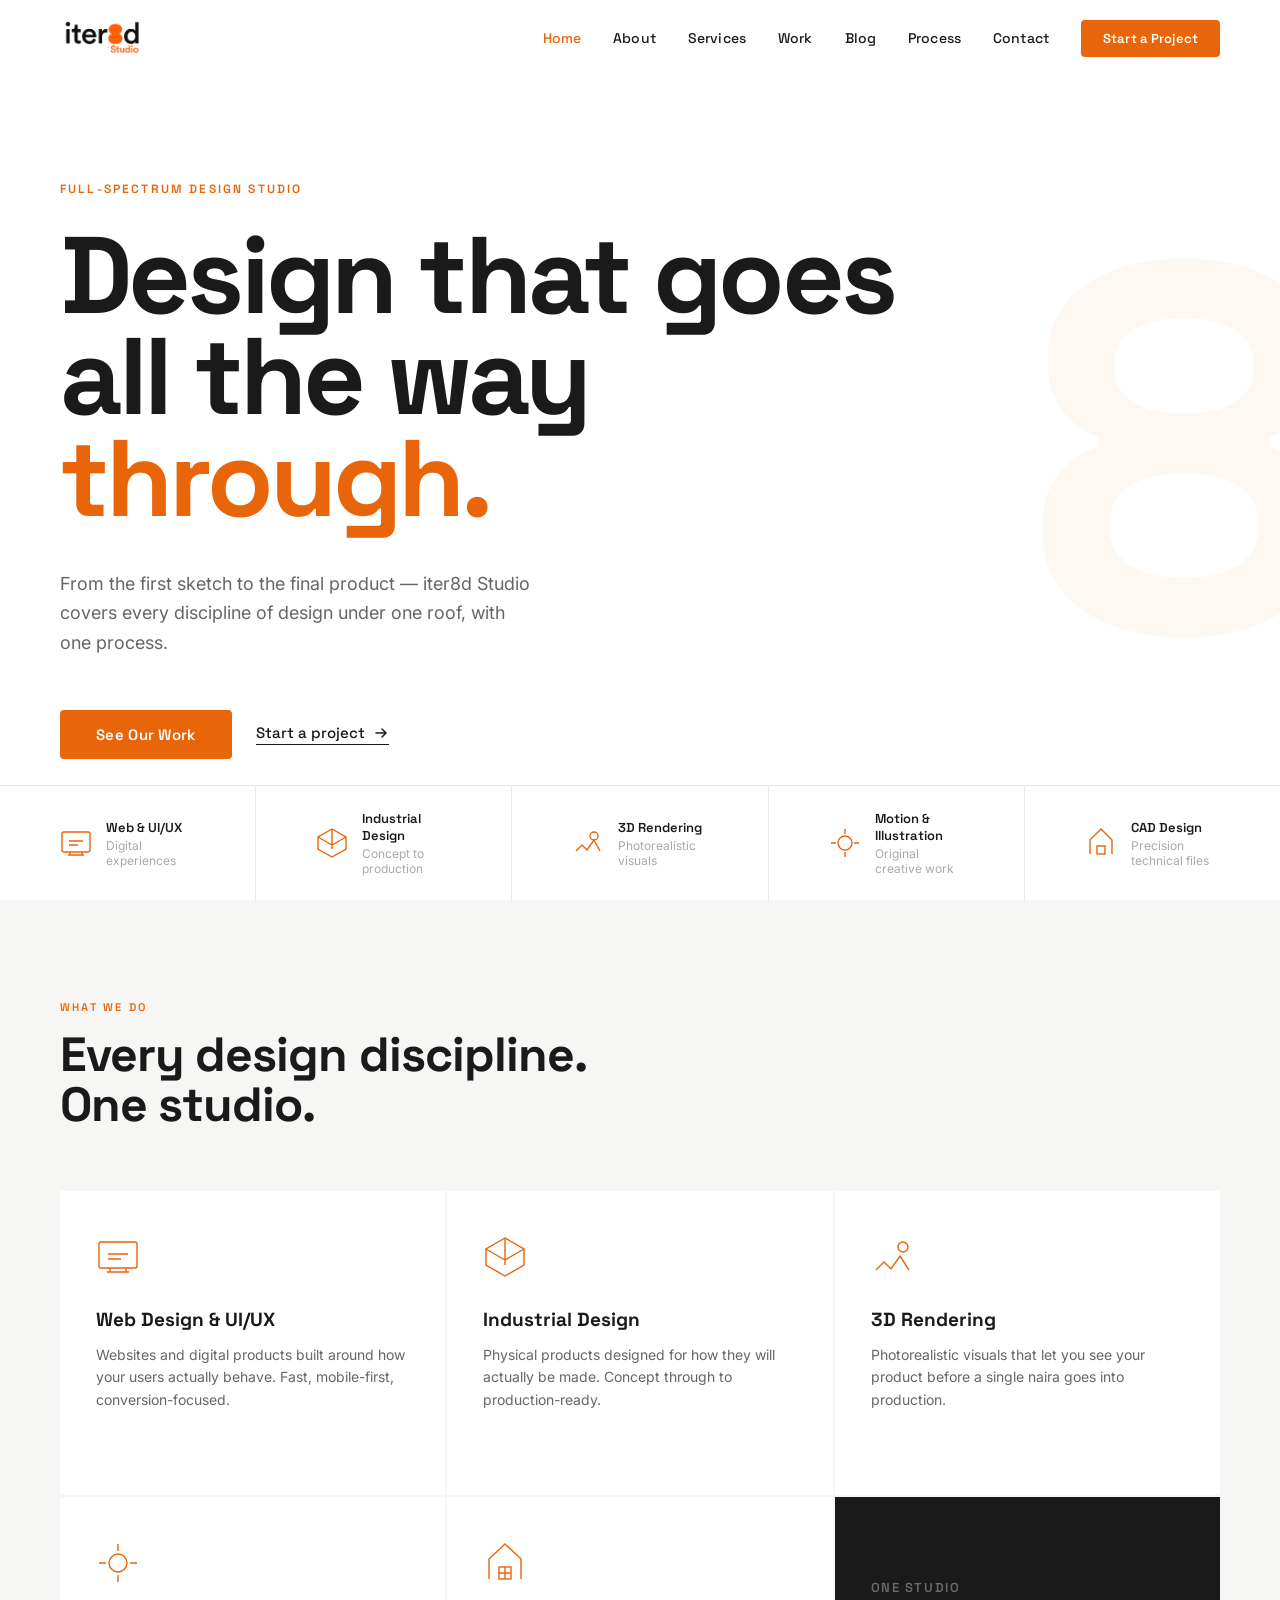
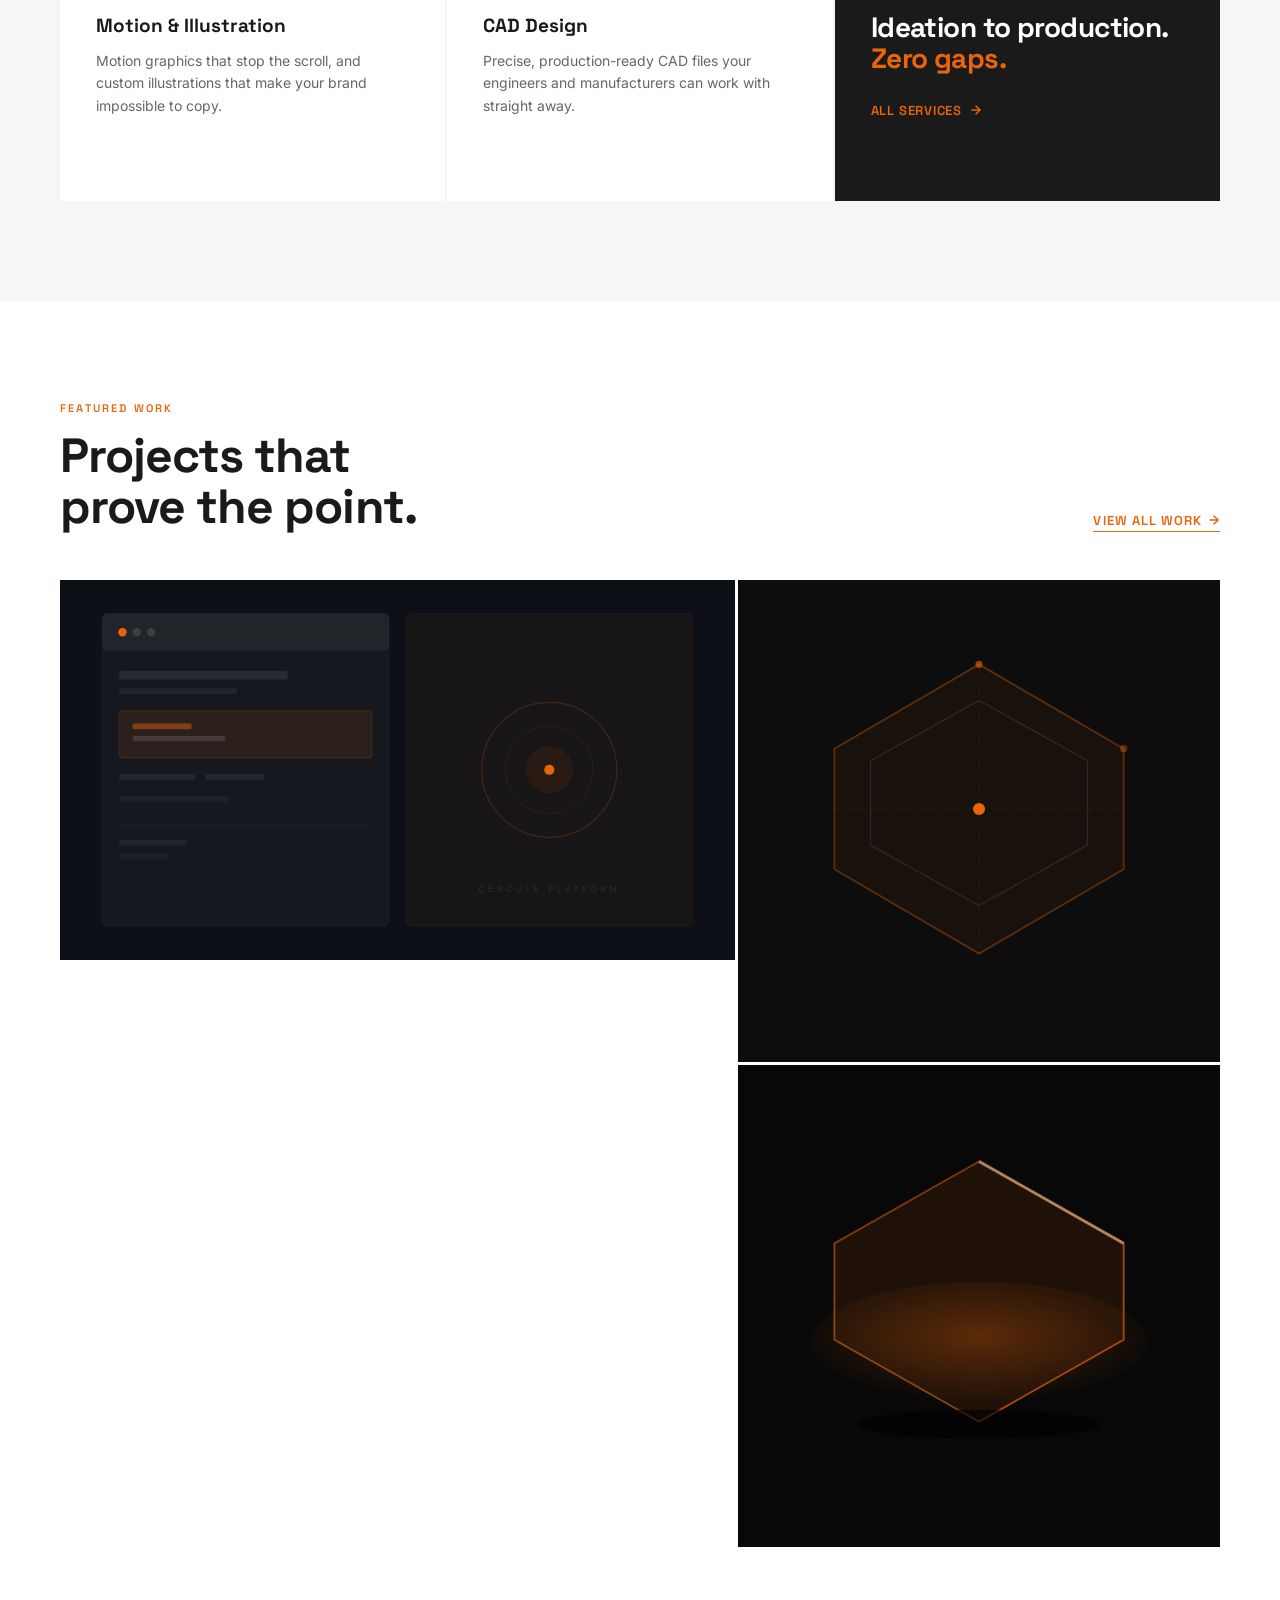
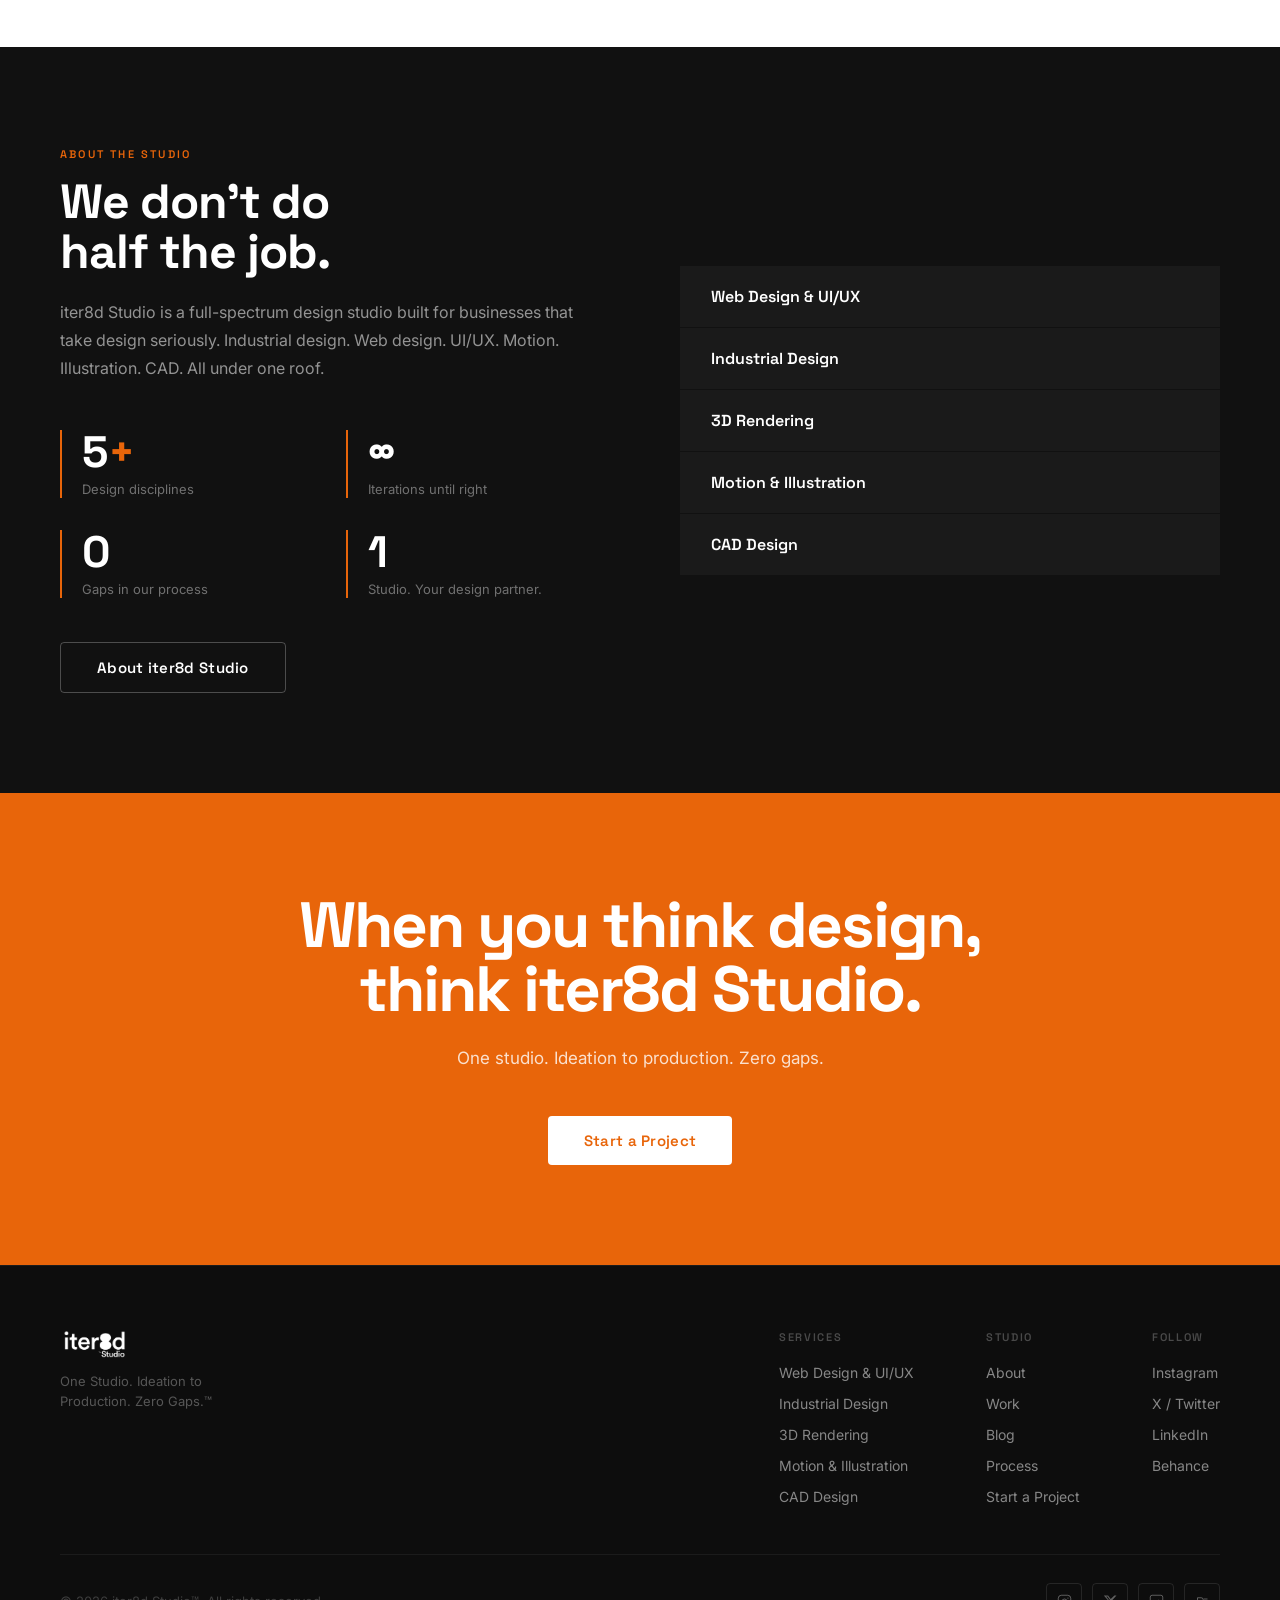
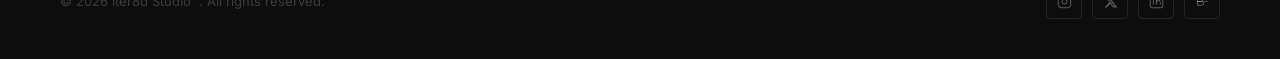
<file: index.html>
<!DOCTYPE html>
<html lang="en">
<head>
<meta charset="UTF-8">
<meta name="viewport" content="width=device-width, initial-scale=1.0">
<meta name="description" content="iter8d Studio is a full-spectrum design studio. UI/UX, web design, industrial design, 3D rendering, motion graphics, illustration and CAD &#8212; ideation to production.">
<meta name="author" content="iter8d Studio">
<meta property="og:title" content="iter8d Studio&#8482; &#8212; One Studio. Ideation to Production. Zero Gaps.">
<meta property="og:description" content="iter8d Studio is a full-spectrum design studio. UI/UX, web design, industrial design, 3D rendering, motion graphics, illustration and CAD &#8212; ideation to production.">
<meta property="og:type" content="website">
<title>iter8d Studio&#8482; &#8212; One Studio. Ideation to Production. Zero Gaps.</title>
<link rel="preconnect" href="https://fonts.googleapis.com">
<link rel="preconnect" href="https://fonts.gstatic.com" crossorigin>
<link href="https://fonts.googleapis.com/css2?family=Space+Grotesk:wght@300;400;500;600;700&family=Inter:wght@300;400;500;600&display=swap" rel="stylesheet">
<link rel="stylesheet" href="shared.css">
<style>
/* Dark hero nav — links start white, go orange on hover */
nav.hero-dark .nav-links a { color: rgba(255,255,255,0.85); }
nav.hero-dark .hamburger span { background: var(--white); }
nav.hero-dark.scrolled .hamburger span { background: var(--white); }
nav.hero-dark .nav-links a:hover,
nav.hero-dark .nav-links a.active { color: var(--orange) !important; }
nav.hero-dark .logo-color { display: none; }
nav.hero-dark .logo-white { display: block; }
nav.hero-dark.scrolled .logo-color { display: none; }
nav.hero-dark.scrolled .logo-white { display: block; }
</style>
</head>
<body>
<nav id="navbar">
  <a href="index" class="nav-logo" aria-label="iter8d Studio">
    <img src="[data-uri]" alt="iter8d Studio" class="logo-color">
    <img src="[data-uri]" alt="iter8d Studio" class="logo-white">
  </a>
  <div id="hamburger" class="hamburger" aria-label="Menu">
    <span></span><span></span><span></span>
  </div>
  <div id="nav-menu">
    <ul class="nav-links">
      <li><a href="index" class="active">Home</a></li>
<li><a href="about">About</a></li>
<li><a href="services">Services</a></li>
<li><a href="work">Work</a></li>
<li><a href="blog">Blog</a></li>
<li><a href="process">Process</a></li>
<li><a href="contact">Contact</a></li>

      <li><a href="#" data-modal="project" class="nav-cta">Start a Project</a></li>
    </ul>
  </div>
</nav>
<div class="modal-overlay" id="projectModal" role="dialog" aria-modal="true">
  <div class="modal-box">
    <button class="modal-close" id="modalClose" aria-label="Close">&times;</button>
    <h2 class="modal-title">Start a Project</h2>
    <p class="modal-sub">Tell us what you need. We respond within 24 hours on business days.</p>
    <form class="mform" id="projectForm" action="https://formspree.io/f/xbjnwkqv" method="POST">
      <input type="hidden" name="access_key" value="50ec8fa5-96dc-41de-9fde-a5222ad75546">
      <div class="mform-row">
        <div class="mform-group">
          <label class="mform-label" for="m-name">Full Name</label>
          <input class="mform-input" type="text" id="m-name" name="name" placeholder="Your name" required>
        </div>
        <div class="mform-group">
          <label class="mform-label" for="m-email">Email</label>
          <input class="mform-input" type="email" id="m-email" name="email" placeholder="your@email.com" required>
        </div>
      </div>
      <div class="mform-group">
        <label class="mform-label" for="m-company">Company / Brand</label>
        <input class="mform-input" type="text" id="m-company" name="company" placeholder="Your company or project name">
      </div>
      <div class="mform-group">
        <label class="mform-label" for="m-service">Service Needed</label>
        <select class="mform-select" id="m-service" name="service">
          <option value="" disabled selected>Select a service</option>
          <option>Web Design &amp; UI/UX</option>
          <option>Industrial Design</option>
          <option>3D Rendering</option>
          <option>Motion &amp; Illustration</option>
          <option>CAD Design</option>
          <option>Multiple services</option>
        </select>
      </div>
      <div class="mform-group">
        <label class="mform-label" for="m-budget">Budget Range</label>
        <select class="mform-select" id="m-budget" name="budget">
          <option value="" disabled selected>Select a range</option>
          <option>Under $500</option>
          <option>$500 – $1,500</option>
          <option>$1,500 – $5,000</option>
          <option>$5,000 – $15,000</option>
          <option>$15,000+</option>
          <option>Let us discuss</option>
        </select>
      </div>
      <div class="mform-group">
        <label class="mform-label" for="m-msg">Tell Us About Your Project</label>
        <textarea class="mform-textarea" id="m-msg" name="message" placeholder="What are you building? What do you need? Timeline?"></textarea>
      </div>
      <button type="submit" class="mform-submit" id="projectSubmitBtn">Send to iter8d Studio &rarr;</button>
      <p class="mform-note">Sent directly to studio@iter8dstudio.com</p>
    </form>
  </div>
</div>

<html lang="en">
<head>
<meta charset="UTF-8">
<meta name="viewport" content="width=device-width, initial-scale=1.0">
<meta name="description" content="iter8d Studio is a full-spectrum design studio. UI/UX, web design, industrial design, 3D rendering, motion graphics, illustration, and CAD &#8212; ideation to production.">
<meta name="author" content="iter8d Studio">
<meta property="og:title" content="iter8d Studio&#8482; &#8212; One Studio. Ideation to Production. Zero Gaps.">
<meta property="og:description" content="iter8d Studio is a full-spectrum design studio. UI/UX, web design, industrial design, 3D rendering, motion graphics, illustration, and CAD &#8212; ideation to production.">
<meta property="og:type" content="website">
<title>iter8d Studio&#8482; &#8212; One Studio. Ideation to Production. Zero Gaps.</title>
<link rel="preconnect" href="https://fonts.googleapis.com">
<link rel="preconnect" href="https://fonts.gstatic.com" crossorigin>
<link href="https://fonts.googleapis.com/css2?family=Space+Grotesk:wght@300;400;500;600;700&family=Inter:wght@300;400;500;600&display=swap" rel="stylesheet">
<style>*, *::before, *::after { box-sizing: border-box; margin: 0; padding: 0; }
:root {
  --orange:   #E8650A;
  --black:    #1A1A1A;
  --white:    #FFFFFF;
  --offwhite: #F6F6F4;
  --gray:     #AAAAAA;
  --darkgray: #333333;
  --midgray:  #666666;
  --card-bg:  #F0F0EE;
  --dark:     #111111;
  --darker:   #0D0D0D;
}
html { scroll-behavior: smooth; font-size: 16px; }
body { font-family: 'Inter', sans-serif; background: var(--white); color: var(--black); overflow-x: hidden; -webkit-font-smoothing: antialiased; }
img { max-width: 100%; display: block; }
a { text-decoration: none; color: inherit; }
::selection { background: var(--orange); color: var(--white); }
::-webkit-scrollbar { width: 4px; }
::-webkit-scrollbar-track { background: var(--black); }
::-webkit-scrollbar-thumb { background: var(--orange); border-radius: 2px; }

/* NAV */
nav { position: fixed; top: 0; left: 0; right: 0; z-index: 1000; display: flex; align-items: center; justify-content: space-between; padding: 20px 60px; transition: all 0.3s ease; }
nav.scrolled { background: rgba(17,17,17,0.97); backdrop-filter: blur(12px); padding: 14px 60px; border-bottom: 1px solid rgba(232,101,10,0.2); }
.nav-logo img { height: 34px; width: auto; }
.nav-logo .logo-white { display: none; filter: brightness(0) invert(1); }
nav.scrolled .logo-color { display: none; }
nav.scrolled .logo-white { display: block; }
.nav-links { display: flex; align-items: center; gap: 32px; list-style: none; }
.nav-links a { font-family: 'Space Grotesk', sans-serif; font-size: 14px; font-weight: 500; color: var(--black); transition: color 0.2s; letter-spacing: 0.01em; }
nav.scrolled .nav-links a { color: rgba(255,255,255,0.7); }
.nav-links a:hover, .nav-links a.active { color: var(--orange) !important; }
.nav-cta { background: var(--orange) !important; color: var(--white) !important; padding: 10px 22px; border-radius: 4px; font-weight: 600 !important; font-size: 13px !important; letter-spacing: 0.03em; transition: background 0.2s, transform 0.2s; }
.nav-cta:hover { background: #d45a08 !important; transform: translateY(-1px); }
.hamburger { display: none; flex-direction: column; gap: 5px; cursor: pointer; z-index: 1001; }
.hamburger span { width: 24px; height: 2px; background: var(--black); transition: all 0.3s; display: block; }
nav.scrolled .hamburger span { background: var(--white); }
.hamburger.active span:nth-child(1) { transform: rotate(45deg) translate(5px, 5px); }
.hamburger.active span:nth-child(2) { opacity: 0; }
.hamburger.active span:nth-child(3) { transform: rotate(-45deg) translate(5px, -5px); }
#nav-menu { display: contents; }

/* PROJECT MODAL */
.modal-overlay { position: fixed; inset: 0; background: rgba(17,17,17,0.85); z-index: 2000; display: flex; align-items: center; justify-content: center; padding: 20px; opacity: 0; pointer-events: none; transition: opacity 0.3s; }
.modal-overlay.open { opacity: 1; pointer-events: all; }
.modal-box { background: var(--white); border-radius: 8px; width: 100%; max-width: 640px; max-height: 90vh; overflow-y: auto; padding: 52px; position: relative; transform: translateY(20px); transition: transform 0.3s; }
.modal-overlay.open .modal-box { transform: translateY(0); }
.modal-close { position: absolute; top: 20px; right: 20px; width: 36px; height: 36px; border: none; background: var(--offwhite); border-radius: 4px; cursor: pointer; display: flex; align-items: center; justify-content: center; color: var(--midgray); font-size: 18px; transition: all 0.2s; }
.modal-close:hover { background: var(--orange); color: var(--white); }
.modal-title { font-family: 'Space Grotesk', sans-serif; font-size: 28px; font-weight: 700; color: var(--black); letter-spacing: -0.02em; margin-bottom: 8px; }
.modal-sub { font-size: 15px; color: var(--midgray); margin-bottom: 36px; line-height: 1.5; }
.mform { display: flex; flex-direction: column; gap: 18px; }
.mform-row { display: grid; grid-template-columns: 1fr 1fr; gap: 14px; }
.mform-group { display: flex; flex-direction: column; gap: 7px; }
.mform-label { font-family: 'Space Grotesk', sans-serif; font-size: 11px; font-weight: 600; color: var(--darkgray); letter-spacing: 0.08em; text-transform: uppercase; }
.mform-input, .mform-select, .mform-textarea { background: var(--offwhite); border: 1.5px solid transparent; border-radius: 4px; padding: 13px 16px; font-family: 'Inter', sans-serif; font-size: 15px; color: var(--black); outline: none; transition: border-color 0.2s; width: 100%; }
.mform-input::placeholder, .mform-textarea::placeholder { color: var(--gray); }
.mform-input:focus, .mform-select:focus, .mform-textarea:focus { border-color: var(--orange); background: var(--white); }
.mform-select { appearance: none; cursor: pointer; color: var(--midgray); }
.mform-textarea { resize: none; height: 110px; }
.mform-submit { background: var(--orange); color: var(--white); padding: 15px 32px; border-radius: 4px; font-family: 'Space Grotesk', sans-serif; font-size: 15px; font-weight: 600; border: none; cursor: pointer; transition: background 0.2s, transform 0.2s; width: 100%; }
.mform-submit:hover { background: #d45a08; transform: translateY(-1px); }
.mform-note { font-size: 13px; color: var(--gray); text-align: center; }

/* SECTIONS */
.page-hero { min-height: 60vh; background: var(--dark); display: flex; flex-direction: column; justify-content: flex-end; padding: 140px 60px 80px; position: relative; overflow: hidden; }
.page-hero-eyebrow { font-family: 'Space Grotesk', sans-serif; font-size: 12px; font-weight: 600; letter-spacing: 0.18em; text-transform: uppercase; color: var(--orange); margin-bottom: 20px; }
.page-hero-title { font-family: 'Space Grotesk', sans-serif; font-size: clamp(44px, 7vw, 96px); font-weight: 700; line-height: 0.95; color: var(--white); letter-spacing: -0.03em; max-width: 800px; }
.page-hero-sub { font-size: 17px; color: rgba(255,255,255,0.5); max-width: 480px; line-height: 1.65; margin-top: 28px; }
.section-pad { padding: 100px 60px; }
.section-pad-dark { padding: 100px 60px; background: var(--dark); }
.inner { max-width: 1200px; margin: 0 auto; }
.section-label { font-family: 'Space Grotesk', sans-serif; font-size: 11px; font-weight: 600; letter-spacing: 0.2em; text-transform: uppercase; color: var(--orange); margin-bottom: 16px; }
.section-title { font-family: 'Space Grotesk', sans-serif; font-size: clamp(30px, 4vw, 48px); font-weight: 700; line-height: 1.05; color: var(--black); letter-spacing: -0.02em; }
.section-title-white { color: var(--white); }
.section-body { font-size: 16px; line-height: 1.75; color: var(--midgray); max-width: 640px; margin-top: 20px; }
.section-body-white { color: rgba(255,255,255,0.55); }

/* BUTTONS */
.btn { display: inline-block; padding: 15px 36px; border-radius: 4px; font-family: 'Space Grotesk', sans-serif; font-size: 15px; font-weight: 600; letter-spacing: 0.02em; transition: all 0.2s; cursor: pointer; border: none; }
.btn-primary { background: var(--orange); color: var(--white); }
.btn-primary:hover { background: #d45a08; transform: translateY(-2px); }
.btn-white { background: var(--white); color: var(--orange); }
.btn-white:hover { transform: translateY(-2px); box-shadow: 0 12px 32px rgba(0,0,0,0.2); }
.btn-outline { border: 1.5px solid rgba(255,255,255,0.25); color: var(--white); background: transparent; }
.btn-outline:hover { border-color: var(--orange); color: var(--orange); }

/* REVEAL */
.reveal { opacity: 0; transform: translateY(28px); transition: opacity 0.7s ease, transform 0.7s ease; }
.reveal.visible { opacity: 1; transform: translateY(0); }
.reveal-delay-1 { transition-delay: 0.1s; }
.reveal-delay-2 { transition-delay: 0.2s; }
.reveal-delay-3 { transition-delay: 0.3s; }
.reveal-delay-4 { transition-delay: 0.4s; }
.reveal-delay-5 { transition-delay: 0.5s; }

/* CTA STRIP */
.cta-strip { padding: 100px 60px; background: var(--orange); text-align: center; }
.cta-strip h2 { font-family: 'Space Grotesk', sans-serif; font-size: clamp(32px, 5vw, 64px); font-weight: 700; line-height: 1.0; color: var(--white); letter-spacing: -0.03em; max-width: 760px; margin: 0 auto 24px; }
.cta-strip p { font-size: 17px; color: rgba(255,255,255,0.8); max-width: 460px; margin: 0 auto 44px; line-height: 1.6; }

/* FOOTER */
footer { background: var(--darker); padding: 64px 60px 40px; border-top: 1px solid rgba(255,255,255,0.06); }
.footer-top { display: flex; justify-content: space-between; align-items: flex-start; padding-bottom: 48px; border-bottom: 1px solid rgba(255,255,255,0.06); margin-bottom: 28px; }
.footer-logo img { height: 28px; filter: brightness(0) invert(1); margin-bottom: 14px; }
.footer-tagline { font-size: 13px; color: rgba(255,255,255,0.3); max-width: 200px; line-height: 1.5; }
.footer-links { display: flex; gap: 72px; }
.footer-col-title { font-family: 'Space Grotesk', sans-serif; font-size: 11px; font-weight: 600; letter-spacing: 0.15em; text-transform: uppercase; color: rgba(255,255,255,0.25); margin-bottom: 18px; }
.footer-col-links { list-style: none; display: flex; flex-direction: column; gap: 11px; }
.footer-col-links a { font-size: 14px; color: rgba(255,255,255,0.5); transition: color 0.2s; }
.footer-col-links a:hover { color: var(--orange); }
.footer-bottom { display: flex; justify-content: space-between; align-items: center; }
.footer-copy { font-size: 13px; color: rgba(255,255,255,0.2); }
.footer-socials { display: flex; gap: 10px; }
.social-link { width: 36px; height: 36px; border: 1px solid rgba(255,255,255,0.1); border-radius: 4px; display: flex; align-items: center; justify-content: center; color: rgba(255,255,255,0.35); transition: all 0.2s; }
.social-link:hover { border-color: var(--orange); color: var(--orange); }

@media (max-width: 1024px) {
  nav { padding: 18px 32px; }
  nav.scrolled { padding: 12px 32px; }
  .page-hero, .section-pad, .section-pad-dark, .cta-strip, footer { padding-left: 32px; padding-right: 32px; }
  .footer-links { gap: 40px; }
}
@media (max-width: 768px) {
  nav { padding: 16px 20px; }
  nav.scrolled { padding: 12px 20px; }
  .hamburger { display: flex; }
  #nav-menu { display: none; position: fixed; top: 0; left: 0; right: 0; bottom: 0; background: rgba(17,17,17,0.98); flex-direction: column; align-items: center; justify-content: center; gap: 8px; z-index: 999; }
  #nav-menu.open { display: flex; }
  .nav-links { flex-direction: column; gap: 24px; text-align: center; }
  .nav-links a { font-size: 20px !important; color: var(--white) !important; }
  .nav-cta { font-size: 16px !important; padding: 14px 32px !important; }
  .page-hero, .section-pad, .section-pad-dark, .cta-strip, footer { padding-left: 20px; padding-right: 20px; }
  .page-hero { padding-top: 120px; padding-bottom: 60px; }
  .footer-top { flex-direction: column; gap: 36px; }
  .footer-links { flex-wrap: wrap; gap: 28px; }
  .footer-bottom { flex-direction: column; gap: 14px; text-align: center; }
  .modal-box { padding: 32px 24px; }
  .mform-row { grid-template-columns: 1fr; }
}
@media (prefers-reduced-motion: reduce) {
  *, *::before, *::after { animation-duration: 0.01ms !important; transition-duration: 0.01ms !important; }
}

/* ── HERO-DARK NAV (dark background pages) ─────────── */
nav.hero-dark .nav-links a { color: rgba(255,255,255,0.88) !important; }
nav.hero-dark .hamburger span { background: var(--white); }
nav.hero-dark .logo-color { display: none !important; }
nav.hero-dark .logo-white { display: block !important; }
nav.hero-dark .nav-links a:hover,
nav.hero-dark .nav-links a.active { color: var(--orange) !important; }
/* once scrolled the dark bg nav handles itself */
nav.hero-dark.scrolled .nav-links a { color: rgba(255,255,255,0.75) !important; }
nav.hero-dark.scrolled .nav-links a:hover,
nav.hero-dark.scrolled .nav-links a.active { color: var(--orange) !important; }

/* ── ANIMATION FIX — ensure fadeUp always runs ─────── */
@keyframes fadeUp { from { opacity: 0; transform: translateY(20px); } to { opacity: 1; transform: translateY(0); } }
@keyframes pulse { 0%,100% { opacity:1;transform:scale(1); } 50% { opacity:0.4;transform:scale(0.8); } }

/* ── SERVICES ACCORDION ────────────────────────────── */
.svc-body { display: none; }
.svc-item.open .svc-body { display: grid; grid-template-columns: 1fr 1fr; gap: 60px; padding-bottom: 52px; }
.svc-item.open .svc-arrow { background: var(--orange); border-color: var(--orange); color: var(--white); transform: rotate(90deg); }
.svc-header { cursor: pointer; user-select: none; }

/* ── WORK FILTER ───────────────────────────────────── */
.wk-card { transition: opacity 0.3s; }
.wk-card.hidden { display: none; }

/* ── MODAL SCROLL FIX ──────────────────────────────── */
.modal-overlay { overflow-y: auto; }

/* ── FOOTER SOCIAL ICONS ALIGNED ──────────────────── */
.social-link svg { display: block; }
.footer-socials { align-items: center; }

/* ── MOBILE NAV OPEN BODY LOCK ─────────────────────── */
body.nav-open { overflow: hidden; }
</style>
<style>
#hero { min-height: 100vh; background: var(--white); display: flex; flex-direction: column; justify-content: center; padding: 140px 60px 100px; position: relative; overflow: hidden; }
.hero-bg8 { position: absolute; right: -60px; top: 50%; transform: translateY(-50%); font-family: "Space Grotesk", sans-serif; font-size: 520px; font-weight: 700; color: rgba(232,101,10,0.05); line-height: 1; pointer-events: none; user-select: none; }
.hero-eyebrow { font-family: "Space Grotesk", sans-serif; font-size: 12px; font-weight: 600; letter-spacing: 0.18em; text-transform: uppercase; color: var(--orange); margin-bottom: 28px; opacity: 1; transform: translateY(20px); animation: fadeUp 0.7s ease forwards 0.3s; }
.hero-h1 { font-family: "Space Grotesk", sans-serif; font-size: clamp(52px, 8.5vw, 112px); font-weight: 700; line-height: 0.93; color: var(--black); letter-spacing: -0.035em; max-width: 860px; opacity: 1; transform: translateY(30px); animation: fadeUp 0.8s ease forwards 0.5s; }
.hero-h1 .acc { color: var(--orange); }
.hero-sub { margin-top: 40px; font-size: 18px; font-weight: 400; color: var(--midgray); max-width: 480px; line-height: 1.65; opacity: 1; transform: translateY(20px); animation: fadeUp 0.7s ease forwards 0.8s; }
.hero-btns { margin-top: 52px; display: flex; align-items: center; gap: 24px; opacity: 1; transform: translateY(20px); animation: fadeUp 0.7s ease forwards 1s; }
.btn-ghost { color: var(--black); font-family: "Space Grotesk", sans-serif; font-size: 15px; font-weight: 500; display: flex; align-items: center; gap: 8px; border-bottom: 1px solid currentColor; padding-bottom: 2px; transition: color 0.2s; }
.btn-ghost:hover { color: var(--orange); }
.hero-strip { position: absolute; bottom: 0; left: 0; right: 0; display: flex; border-top: 1px solid #EAEAE8; opacity: 1; }
.hero-strip-item { flex: 1; padding: 24px 60px; border-right: 1px solid #EAEAE8; display: flex; align-items: center; gap: 14px; transition: background 0.2s; }
.hero-strip-item:last-child { border-right: none; }
.hero-strip-item:hover { background: var(--offwhite); }
.strip-icon { width: 32px; height: 32px; color: var(--orange); flex-shrink: 0; }
.strip-label { font-family: "Space Grotesk", sans-serif; font-size: 13px; font-weight: 600; color: var(--black); }
.strip-desc { font-size: 12px; color: var(--gray); margin-top: 2px; }

/* SERVICES PREVIEW */
.services-preview { padding: 100px 60px; background: var(--offwhite); }
.services-preview-grid { display: grid; grid-template-columns: repeat(3, 1fr); gap: 2px; margin-top: 60px; }
.sp-card { background: var(--white); padding: 44px 36px; position: relative; overflow: hidden; transition: background 0.3s; }
.sp-card::after { content: ""; position: absolute; bottom: 0; left: 0; right: 0; height: 3px; background: var(--orange); transform: scaleX(0); transform-origin: left; transition: transform 0.3s; }
.sp-card:hover { background: var(--black); }
.sp-card:hover::after { transform: scaleX(1); }
.sp-icon { width: 44px; height: 44px; color: var(--orange); margin-bottom: 24px; }
.sp-name { font-family: "Space Grotesk", sans-serif; font-size: 19px; font-weight: 700; color: var(--black); margin-bottom: 12px; transition: color 0.3s; }
.sp-card:hover .sp-name { color: var(--white); }
.sp-desc { font-size: 14px; color: var(--midgray); line-height: 1.6; transition: color 0.3s; }
.sp-card:hover .sp-desc { color: rgba(255,255,255,0.5); }
.sp-link { margin-top: 24px; font-family: "Space Grotesk", sans-serif; font-size: 12px; font-weight: 600; color: var(--orange); letter-spacing: 0.08em; text-transform: uppercase; display: flex; align-items: center; gap: 6px; opacity: 0; transform: translateY(6px); transition: opacity 0.3s, transform 0.3s; }
.sp-card:hover .sp-link { opacity: 1; transform: translateY(0); }

/* FEATURED WORK */
.feat-work { padding: 100px 60px; background: var(--white); }
.feat-grid { display: grid; grid-template-columns: 1.4fr 1fr; gap: 3px; margin-top: 60px; }
.fw-card { position: relative; overflow: hidden; aspect-ratio: 4/3; background: #0D1117; cursor: pointer; }
.fw-card.tall { aspect-ratio: 3/4; }
.fw-overlay { position: absolute; inset: 0; background: linear-gradient(to top, rgba(17,17,17,0.92) 0%, transparent 55%); opacity: 0; transition: opacity 0.35s; display: flex; flex-direction: column; justify-content: flex-end; padding: 32px; }
.fw-card:hover .fw-overlay { opacity: 1; }
.fw-cat { font-family: "Space Grotesk", sans-serif; font-size: 11px; font-weight: 600; letter-spacing: 0.14em; text-transform: uppercase; color: var(--orange); margin-bottom: 8px; }
.fw-title { font-family: "Space Grotesk", sans-serif; font-size: 22px; font-weight: 700; color: var(--white); letter-spacing: -0.01em; }

/* ABOUT TEASER */
.about-teaser { padding: 100px 60px; background: var(--dark); }
.at-inner { display: grid; grid-template-columns: 1fr 1fr; gap: 80px; align-items: center; }
.at-stats { display: grid; grid-template-columns: 1fr 1fr; gap: 32px; margin-top: 48px; }
.stat { border-left: 2px solid var(--orange); padding-left: 20px; }
.stat-n { font-family: "Space Grotesk", sans-serif; font-size: 44px; font-weight: 700; color: var(--white); line-height: 1; }
.stat-n span { color: var(--orange); }
.stat-l { font-size: 13px; color: rgba(255,255,255,0.4); margin-top: 6px; line-height: 1.4; }
.at-right { display: flex; flex-direction: column; gap: 1px; }
.at-service-row { display: flex; align-items: center; justify-content: space-between; padding: 20px 28px; background: rgba(255,255,255,0.04); border-left: 3px solid transparent; transition: all 0.25s; }
.at-service-row:hover { background: rgba(255,255,255,0.07); border-left-color: var(--orange); }
.at-sr-name { font-family: "Space Grotesk", sans-serif; font-size: 16px; font-weight: 600; color: var(--white); }
.at-sr-arrow { color: var(--orange); opacity: 0; transform: translateX(-6px); transition: all 0.25s; }
.at-service-row:hover .at-sr-arrow { opacity: 1; transform: translateX(0); }

@keyframes fadeUp { to { opacity: 1; transform: translateY(0); } }

@media (max-width: 1024px) {
  #hero { padding-left: 32px; padding-right: 32px; }
  .services-preview, .feat-work, .about-teaser { padding-left: 32px; padding-right: 32px; }
  .services-preview-grid { grid-template-columns: 1fr 1fr; }
  .feat-grid { grid-template-columns: 1fr; }
  .at-inner { grid-template-columns: 1fr; gap: 48px; }
}
@media (max-width: 768px) {
  #hero { padding: 110px 20px 80px; }
  .hero-bg8 { font-size: 240px; }
  .hero-strip { display: none; }
  .services-preview, .feat-work, .about-teaser { padding-left: 20px; padding-right: 20px; }
  .services-preview-grid { grid-template-columns: 1fr; }
}
</style>
</head>
<body>


<section id="hero">
  <div class="hero-bg8" aria-hidden="true">8</div>
  <p class="hero-eyebrow">Full-Spectrum Design Studio</p>
  <h1 class="hero-h1">Design that goes<br>all the way <span class="acc">through.</span></h1>
  <p class="hero-sub">From the first sketch to the final product &#8212; iter8d Studio covers every discipline of design under one roof, with one process.</p>
  <div class="hero-btns">
    <a href="work" class="btn btn-primary">See Our Work</a>
    <a href="contact" class="btn-ghost">Start a project <svg width="16" height="16" viewBox="0 0 16 16" fill="none"><path d="M3 8h10M9 4l4 4-4 4" stroke="currentColor" stroke-width="1.5" stroke-linecap="round" stroke-linejoin="round"/></svg></a>
  </div>
  <div class="hero-strip">
    <a href="services" class="hero-strip-item">
      <svg class="strip-icon" viewBox="0 0 32 32" fill="none" stroke="currentColor" stroke-width="1.4"><rect x="2" y="5" width="28" height="20" rx="2"/><path d="M10 25v3M22 25v3M8 28h16"/><path d="M9 14h14M9 18h9"/></svg>
      <div><div class="strip-label">Web &amp; UI/UX</div><div class="strip-desc">Digital experiences</div></div>
    </a>
    <a href="services" class="hero-strip-item">
      <svg class="strip-icon" viewBox="0 0 32 32" fill="none" stroke="currentColor" stroke-width="1.4"><path d="M16 2L2 10v12l14 8 14-8V10L16 2z"/><path d="M16 2v20M2 10l14 8 14-8"/></svg>
      <div><div class="strip-label">Industrial Design</div><div class="strip-desc">Concept to production</div></div>
    </a>
    <a href="services" class="hero-strip-item">
      <svg class="strip-icon" viewBox="0 0 32 32" fill="none" stroke="currentColor" stroke-width="1.4"><path d="M4 24l6-6 5 5 7-10 6 11"/><circle cx="22" cy="9" r="4"/></svg>
      <div><div class="strip-label">3D Rendering</div><div class="strip-desc">Photorealistic visuals</div></div>
    </a>
    <a href="services" class="hero-strip-item">
      <svg class="strip-icon" viewBox="0 0 32 32" fill="none" stroke="currentColor" stroke-width="1.4"><circle cx="16" cy="16" r="7"/><path d="M16 2v5M16 25v5M2 16h5M25 16h5"/></svg>
      <div><div class="strip-label">Motion &amp; Illustration</div><div class="strip-desc">Original creative work</div></div>
    </a>
    <a href="services" class="hero-strip-item">
      <svg class="strip-icon" viewBox="0 0 32 32" fill="none" stroke="currentColor" stroke-width="1.4"><path d="M5 27V13l11-11 11 11v14"/><rect x="12" y="19" width="8" height="8"/></svg>
      <div><div class="strip-label">CAD Design</div><div class="strip-desc">Precision technical files</div></div>
    </a>
  </div>
</section>

<section class="services-preview">
  <div class="inner">
    <div class="reveal">
      <p class="section-label">What We Do</p>
      <h2 class="section-title">Every design discipline.<br>One studio.</h2>
    </div>
    <div class="services-preview-grid">
      <div class="sp-card reveal reveal-delay-1">
        <svg class="sp-icon" viewBox="0 0 44 44" fill="none" stroke="currentColor" stroke-width="1.4"><rect x="3" y="7" width="38" height="26" rx="2"/><path d="M14 33v4M30 33v4M11 37h22"/><path d="M12 19h20M12 24h13"/></svg>
        <div class="sp-name">Web Design &amp; UI/UX</div>
        <div class="sp-desc">Websites and digital products built around how your users actually behave. Fast, mobile-first, conversion-focused.</div>
        <div class="sp-link">Explore service <svg width="12" height="12" viewBox="0 0 12 12" fill="none"><path d="M2 6h8M6 2l4 4-4 4" stroke="currentColor" stroke-width="1.5" stroke-linecap="round"/></svg></div>
      </div>
      <div class="sp-card reveal reveal-delay-2">
        <svg class="sp-icon" viewBox="0 0 44 44" fill="none" stroke="currentColor" stroke-width="1.4"><path d="M22 3L3 14v16l19 11 19-11V14L22 3z"/><path d="M22 3v27M3 14l19 11 19-11"/></svg>
        <div class="sp-name">Industrial Design</div>
        <div class="sp-desc">Physical products designed for how they will actually be made. Concept through to production-ready.</div>
        <div class="sp-link">Explore service <svg width="12" height="12" viewBox="0 0 12 12" fill="none"><path d="M2 6h8M6 2l4 4-4 4" stroke="currentColor" stroke-width="1.5" stroke-linecap="round"/></svg></div>
      </div>
      <div class="sp-card reveal reveal-delay-3">
        <svg class="sp-icon" viewBox="0 0 44 44" fill="none" stroke="currentColor" stroke-width="1.4"><path d="M5 35l8-8 7 7 9-13 9 14"/><circle cx="32" cy="12" r="5"/></svg>
        <div class="sp-name">3D Rendering</div>
        <div class="sp-desc">Photorealistic visuals that let you see your product before a single naira goes into production.</div>
        <div class="sp-link">Explore service <svg width="12" height="12" viewBox="0 0 12 12" fill="none"><path d="M2 6h8M6 2l4 4-4 4" stroke="currentColor" stroke-width="1.5" stroke-linecap="round"/></svg></div>
      </div>
      <div class="sp-card reveal reveal-delay-1">
        <svg class="sp-icon" viewBox="0 0 44 44" fill="none" stroke="currentColor" stroke-width="1.4"><circle cx="22" cy="22" r="9"/><path d="M22 3v7M22 34v7M3 22h7M34 22h7"/></svg>
        <div class="sp-name">Motion &amp; Illustration</div>
        <div class="sp-desc">Motion graphics that stop the scroll, and custom illustrations that make your brand impossible to copy.</div>
        <div class="sp-link">Explore service <svg width="12" height="12" viewBox="0 0 12 12" fill="none"><path d="M2 6h8M6 2l4 4-4 4" stroke="currentColor" stroke-width="1.5" stroke-linecap="round"/></svg></div>
      </div>
      <div class="sp-card reveal reveal-delay-2">
        <svg class="sp-icon" viewBox="0 0 44 44" fill="none" stroke="currentColor" stroke-width="1.4"><path d="M6 38V18l16-15 16 15v20"/><rect x="16" y="26" width="12" height="12"/><path d="M22 26v12M16 32h12"/></svg>
        <div class="sp-name">CAD Design</div>
        <div class="sp-desc">Precise, production-ready CAD files your engineers and manufacturers can work with straight away.</div>
        <div class="sp-link">Explore service <svg width="12" height="12" viewBox="0 0 12 12" fill="none"><path d="M2 6h8M6 2l4 4-4 4" stroke="currentColor" stroke-width="1.5" stroke-linecap="round"/></svg></div>
      </div>
      <div class="sp-card reveal reveal-delay-3" style="display:flex;flex-direction:column;justify-content:center;background:var(--black);cursor:default;">
        <p style="font-family:Space Grotesk,sans-serif;font-size:13px;font-weight:600;color:rgba(255,255,255,0.35);letter-spacing:0.12em;text-transform:uppercase;margin-bottom:16px;">One Studio</p>
        <p style="font-family:Space Grotesk,sans-serif;font-size:28px;font-weight:700;color:var(--white);line-height:1.1;letter-spacing:-0.02em;">Ideation to production.<br><span style="color:var(--orange)">Zero gaps.</span></p>
        <a href="services" style="margin-top:28px;display:inline-flex;align-items:center;gap:8px;font-family:Space Grotesk,sans-serif;font-size:13px;font-weight:600;color:var(--orange);letter-spacing:0.06em;text-transform:uppercase;">All services <svg width="12" height="12" viewBox="0 0 12 12" fill="none"><path d="M2 6h8M6 2l4 4-4 4" stroke="currentColor" stroke-width="1.5" stroke-linecap="round"/></svg></a>
      </div>
    </div>
  </div>
</section>

<section class="feat-work">
  <div class="inner">
    <div class="reveal" style="display:flex;justify-content:space-between;align-items:flex-end;">
      <div><p class="section-label">Featured Work</p><h2 class="section-title">Projects that<br>prove the point.</h2></div>
      <a href="work" style="font-family:Space Grotesk,sans-serif;font-size:13px;font-weight:600;color:var(--orange);letter-spacing:0.08em;text-transform:uppercase;display:flex;align-items:center;gap:6px;border-bottom:1px solid var(--orange);padding-bottom:2px;">View all work <svg width="12" height="12" viewBox="0 0 12 12" fill="none"><path d="M2 6h8M6 2l4 4-4 4" stroke="currentColor" stroke-width="1.5" stroke-linecap="round"/></svg></a>
    </div>
    <div class="feat-grid" style="margin-top:48px;">
      <div class="fw-card reveal reveal-delay-1" style="aspect-ratio:16/9;">
        <svg width="100%" height="100%" viewBox="0 0 800 450" fill="none" xmlns="http://www.w3.org/2000/svg">
          <rect width="800" height="450" fill="#0D1117"/>
          <rect x="50" y="40" width="340" height="370" rx="6" fill="rgba(255,255,255,0.03)" stroke="rgba(255,255,255,0.06)"/>
          <rect x="50" y="40" width="340" height="44" rx="6" fill="rgba(255,255,255,0.05)"/>
          <circle cx="74" cy="62" r="5" fill="#E8650A"/>
          <circle cx="91" cy="62" r="5" fill="rgba(255,255,255,0.12)"/>
          <circle cx="108" cy="62" r="5" fill="rgba(255,255,255,0.12)"/>
          <rect x="70" y="108" width="200" height="10" rx="2" fill="rgba(255,255,255,0.08)"/>
          <rect x="70" y="128" width="140" height="7" rx="2" fill="rgba(255,255,255,0.05)"/>
          <rect x="70" y="155" width="300" height="56" rx="4" fill="rgba(232,101,10,0.1)" stroke="rgba(232,101,10,0.2)"/>
          <rect x="86" y="170" width="70" height="7" rx="2" fill="rgba(232,101,10,0.45)"/>
          <rect x="86" y="185" width="110" height="6" rx="2" fill="rgba(255,255,255,0.12)"/>
          <rect x="70" y="230" width="90" height="7" rx="2" fill="rgba(255,255,255,0.06)"/>
          <rect x="172" y="230" width="70" height="7" rx="2" fill="rgba(255,255,255,0.06)"/>
          <rect x="70" y="256" width="130" height="7" rx="2" fill="rgba(255,255,255,0.04)"/>
          <rect x="70" y="290" width="300" height="1" fill="rgba(255,255,255,0.05)"/>
          <rect x="70" y="308" width="80" height="7" rx="2" fill="rgba(255,255,255,0.05)"/>
          <rect x="70" y="324" width="60" height="7" rx="2" fill="rgba(255,255,255,0.03)"/>
          <rect x="410" y="40" width="340" height="370" rx="6" fill="rgba(232,101,10,0.05)" stroke="rgba(232,101,10,0.1)"/>
          <circle cx="580" cy="225" r="80" stroke="rgba(232,101,10,0.2)" stroke-width="1.5" fill="none"/>
          <circle cx="580" cy="225" r="52" stroke="rgba(232,101,10,0.12)" stroke-width="1" fill="none"/>
          <circle cx="580" cy="225" r="28" fill="rgba(232,101,10,0.08)"/>
          <circle cx="580" cy="225" r="6" fill="#E8650A"/>
          <line x1="580" y1="145" x2="580" y2="305" stroke="rgba(232,101,10,0.08)" stroke-dasharray="4 4"/>
          <line x1="500" y1="225" x2="660" y2="225" stroke="rgba(232,101,10,0.08)" stroke-dasharray="4 4"/>
          <text x="580" y="370" text-anchor="middle" fill="rgba(255,255,255,0.1)" font-size="10" letter-spacing="4" font-family="sans-serif">CERCULE PLATFORM</text>
        </svg>
        <div class="fw-overlay">
          <div class="fw-cat">Web Design &amp; UI/UX</div>
          <div class="fw-title">Cercule</div>
        </div>
      </div>
      <div style="display:flex;flex-direction:column;gap:3px;">
        <div class="fw-card reveal reveal-delay-2" style="aspect-ratio:1/1;background:#111;">
          <svg width="100%" height="100%" viewBox="0 0 400 400" fill="none"><rect width="400" height="400" fill="#0D0D0D"/>
          <path d="M200 70 L320 140 L320 240 L200 310 L80 240 L80 140 Z" stroke="rgba(232,101,10,0.35)" stroke-width="1.5" fill="rgba(232,101,10,0.05)"/>
          <path d="M200 100 L290 150 L290 220 L200 270 L110 220 L110 150 Z" stroke="rgba(255,255,255,0.1)" stroke-width="1" fill="none"/>
          <line x1="200" y1="70" x2="200" y2="310" stroke="rgba(232,101,10,0.12)" stroke-dasharray="5 5"/>
          <line x1="80" y1="190" x2="320" y2="190" stroke="rgba(232,101,10,0.12)" stroke-dasharray="5 5"/>
          <circle cx="200" cy="190" r="5" fill="#E8650A"/>
          <circle cx="200" cy="70" r="3" fill="rgba(232,101,10,0.6)"/>
          <circle cx="320" cy="140" r="3" fill="rgba(232,101,10,0.4)"/>
          </svg>
          <div class="fw-overlay"><div class="fw-cat">Industrial Design</div><div class="fw-title">Coming Soon</div></div>
        </div>
        <div class="fw-card reveal reveal-delay-3" style="aspect-ratio:1/1;background:#0a0a0a;">
          <svg width="100%" height="100%" viewBox="0 0 400 400" fill="none"><defs><radialGradient id="rg2" cx="50%" cy="45%" r="55%"><stop offset="0%" stop-color="#E8650A" stop-opacity="0.3"/><stop offset="100%" stop-color="#E8650A" stop-opacity="0"/></radialGradient></defs>
          <rect width="400" height="400" fill="#080808"/>
          <ellipse cx="200" cy="230" rx="140" ry="50" fill="url(#rg2)"/>
          <path d="M200 80 L320 148 L320 228 L200 296 L80 228 L80 148 Z" fill="rgba(232,101,10,0.1)" stroke="rgba(232,101,10,0.5)" stroke-width="1.5"/>
          <path d="M200 80 L320 148" stroke="rgba(255,210,160,0.5)" stroke-width="2.5"/>
          <path d="M320 148 L320 228 L200 296" stroke="rgba(232,101,10,0.3)" stroke-width="1.5"/>
          <path d="M80 148 L80 228 L200 296" stroke="rgba(255,255,255,0.06)" stroke-width="1.5"/>
          <ellipse cx="200" cy="298" rx="100" ry="12" fill="rgba(0,0,0,0.6)"/>
          </svg>
          <div class="fw-overlay"><div class="fw-cat">3D Rendering</div><div class="fw-title">Coming Soon</div></div>
        </div>
      </div>
    </div>
  </div>
</section>

<section class="about-teaser">
  <div class="inner">
    <div class="at-inner">
      <div class="reveal">
        <p class="section-label">About the Studio</p>
        <h2 class="section-title section-title-white">We don&#8217;t do<br>half the job.</h2>
        <p class="section-body section-body-white">iter8d Studio is a full-spectrum design studio built for businesses that take design seriously. Industrial design. Web design. UI/UX. Motion. Illustration. CAD. All under one roof.</p>
        <div class="at-stats">
          <div class="stat"><div class="stat-n">5<span>+</span></div><div class="stat-l">Design disciplines</div></div>
          <div class="stat"><div class="stat-n">&#8734;</div><div class="stat-l">Iterations until right</div></div>
          <div class="stat"><div class="stat-n">0</div><div class="stat-l">Gaps in our process</div></div>
          <div class="stat"><div class="stat-n">1</div><div class="stat-l">Studio. Your design partner.</div></div>
        </div>
        <div style="margin-top:44px;"><a href="about" class="btn btn-outline">About iter8d Studio</a></div>
      </div>
      <div class="reveal reveal-delay-2">
        <div class="at-right">
          <a href="services" class="at-service-row">
            <span class="at-sr-name">Web Design &amp; UI/UX</span>
            <svg class="at-sr-arrow" width="16" height="16" viewBox="0 0 16 16" fill="none"><path d="M3 8h10M9 4l4 4-4 4" stroke="currentColor" stroke-width="1.5" stroke-linecap="round"/></svg>
          </a>
          <a href="services" class="at-service-row">
            <span class="at-sr-name">Industrial Design</span>
            <svg class="at-sr-arrow" width="16" height="16" viewBox="0 0 16 16" fill="none"><path d="M3 8h10M9 4l4 4-4 4" stroke="currentColor" stroke-width="1.5" stroke-linecap="round"/></svg>
          </a>
          <a href="services" class="at-service-row">
            <span class="at-sr-name">3D Rendering</span>
            <svg class="at-sr-arrow" width="16" height="16" viewBox="0 0 16 16" fill="none"><path d="M3 8h10M9 4l4 4-4 4" stroke="currentColor" stroke-width="1.5" stroke-linecap="round"/></svg>
          </a>
          <a href="services" class="at-service-row">
            <span class="at-sr-name">Motion &amp; Illustration</span>
            <svg class="at-sr-arrow" width="16" height="16" viewBox="0 0 16 16" fill="none"><path d="M3 8h10M9 4l4 4-4 4" stroke="currentColor" stroke-width="1.5" stroke-linecap="round"/></svg>
          </a>
          <a href="services" class="at-service-row">
            <span class="at-sr-name">CAD Design</span>
            <svg class="at-sr-arrow" width="16" height="16" viewBox="0 0 16 16" fill="none"><path d="M3 8h10M9 4l4 4-4 4" stroke="currentColor" stroke-width="1.5" stroke-linecap="round"/></svg>
          </a>
        </div>
      </div>
    </div>
  </div>
</section>

<section class="cta-strip">
  <h2>When you think design,<br>think iter8d Studio.</h2>
  <p>One studio. Ideation to production. Zero gaps.</p>
  <a href="contact" class="btn btn-white">Start a Project</a>
</section>
<footer>
  <div class="inner">
    <div class="footer-top">
      <div>
        <div class="footer-logo"><img src="[data-uri]" alt="iter8d Studio"></div>
        <p class="footer-tagline">One Studio. Ideation to Production. Zero Gaps.&#8482;</p>
      </div>
      <div class="footer-links">
        <div>
          <p class="footer-col-title">Services</p>
          <ul class="footer-col-links">
            <li><a href="services">Web Design &amp; UI/UX</a></li>
            <li><a href="services">Industrial Design</a></li>
            <li><a href="services">3D Rendering</a></li>
            <li><a href="services">Motion &amp; Illustration</a></li>
            <li><a href="services">CAD Design</a></li>
          </ul>
        </div>
        <div>
          <p class="footer-col-title">Studio</p>
          <ul class="footer-col-links">
            <li><a href="about">About</a></li>
            <li><a href="work">Work</a></li>
            <li><a href="blog">Blog</a></li>
            <li><a href="process">Process</a></li>
            <li><a href="#" data-modal="project">Start a Project</a></li>
          </ul>
        </div>
        <div>
          <p class="footer-col-title">Follow</p>
          <ul class="footer-col-links">
            <li><a href="https://www.instagram.com/iter8dstudio/" target="_blank" rel="noopener">Instagram</a></li>
            <li><a href="https://x.com/Iter8dStudio" target="_blank" rel="noopener">X / Twitter</a></li>
            <li><a href="https://www.linkedin.com/company/iter8d-studio" target="_blank" rel="noopener">LinkedIn</a></li>
            <li><a href="https://www.behance.net/iter8dstudiodesign" target="_blank" rel="noopener">Behance</a></li>
          </ul>
        </div>
      </div>
    </div>
    <div class="footer-bottom">
      <p class="footer-copy">&#169; 2026 iter8d Studio&#8482;. All rights reserved.</p>
      <div class="footer-socials">
<a href="https://www.instagram.com/iter8dstudio/" class="social-link" target="_blank" rel="noopener" aria-label="Instagram">
  <svg width="15" height="15" viewBox="0 0 24 24" fill="none" stroke="currentColor" stroke-width="1.5"><rect x="2" y="2" width="20" height="20" rx="5"/><circle cx="12" cy="12" r="4"/><circle cx="17.5" cy="6.5" r="1" fill="currentColor" stroke="none"/></svg>
</a>
<a href="https://x.com/Iter8dStudio" class="social-link" target="_blank" rel="noopener" aria-label="X / Twitter">
  <svg width="15" height="15" viewBox="0 0 24 24" fill="currentColor"><path d="M18.244 2.25h3.308l-7.227 8.26 8.502 11.24H16.17l-4.714-6.231-5.401 6.231H2.744l7.73-8.835L1.254 2.25H8.08l4.259 5.63 5.905-5.63zm-1.161 17.52h1.833L7.084 4.126H5.117z"/></svg>
</a>
<a href="https://www.linkedin.com/company/iter8d-studio" class="social-link" target="_blank" rel="noopener" aria-label="LinkedIn">
  <svg width="15" height="15" viewBox="0 0 24 24" fill="none" stroke="currentColor" stroke-width="1.5"><rect x="2" y="2" width="20" height="20" rx="3"/><path d="M7 10v7M7 7v.01M12 10v7M12 13a3 3 0 016 0v4"/></svg>
</a>
<a href="https://www.behance.net/iter8dstudiodesign" class="social-link" target="_blank" rel="noopener" aria-label="Behance">
  <svg width="15" height="15" viewBox="0 0 24 24" fill="none" stroke="currentColor" stroke-width="1.5"><path d="M4 6h6a3 3 0 010 6H4V6zm0 6h7a3 3 0 010 6H4v-6z"/><path d="M14 8h6M15 12h5"/></svg>
</a></div>
    </div>
  </div>
</footer>
<script src="shared.js"></script>
</body>
</html>
</file>
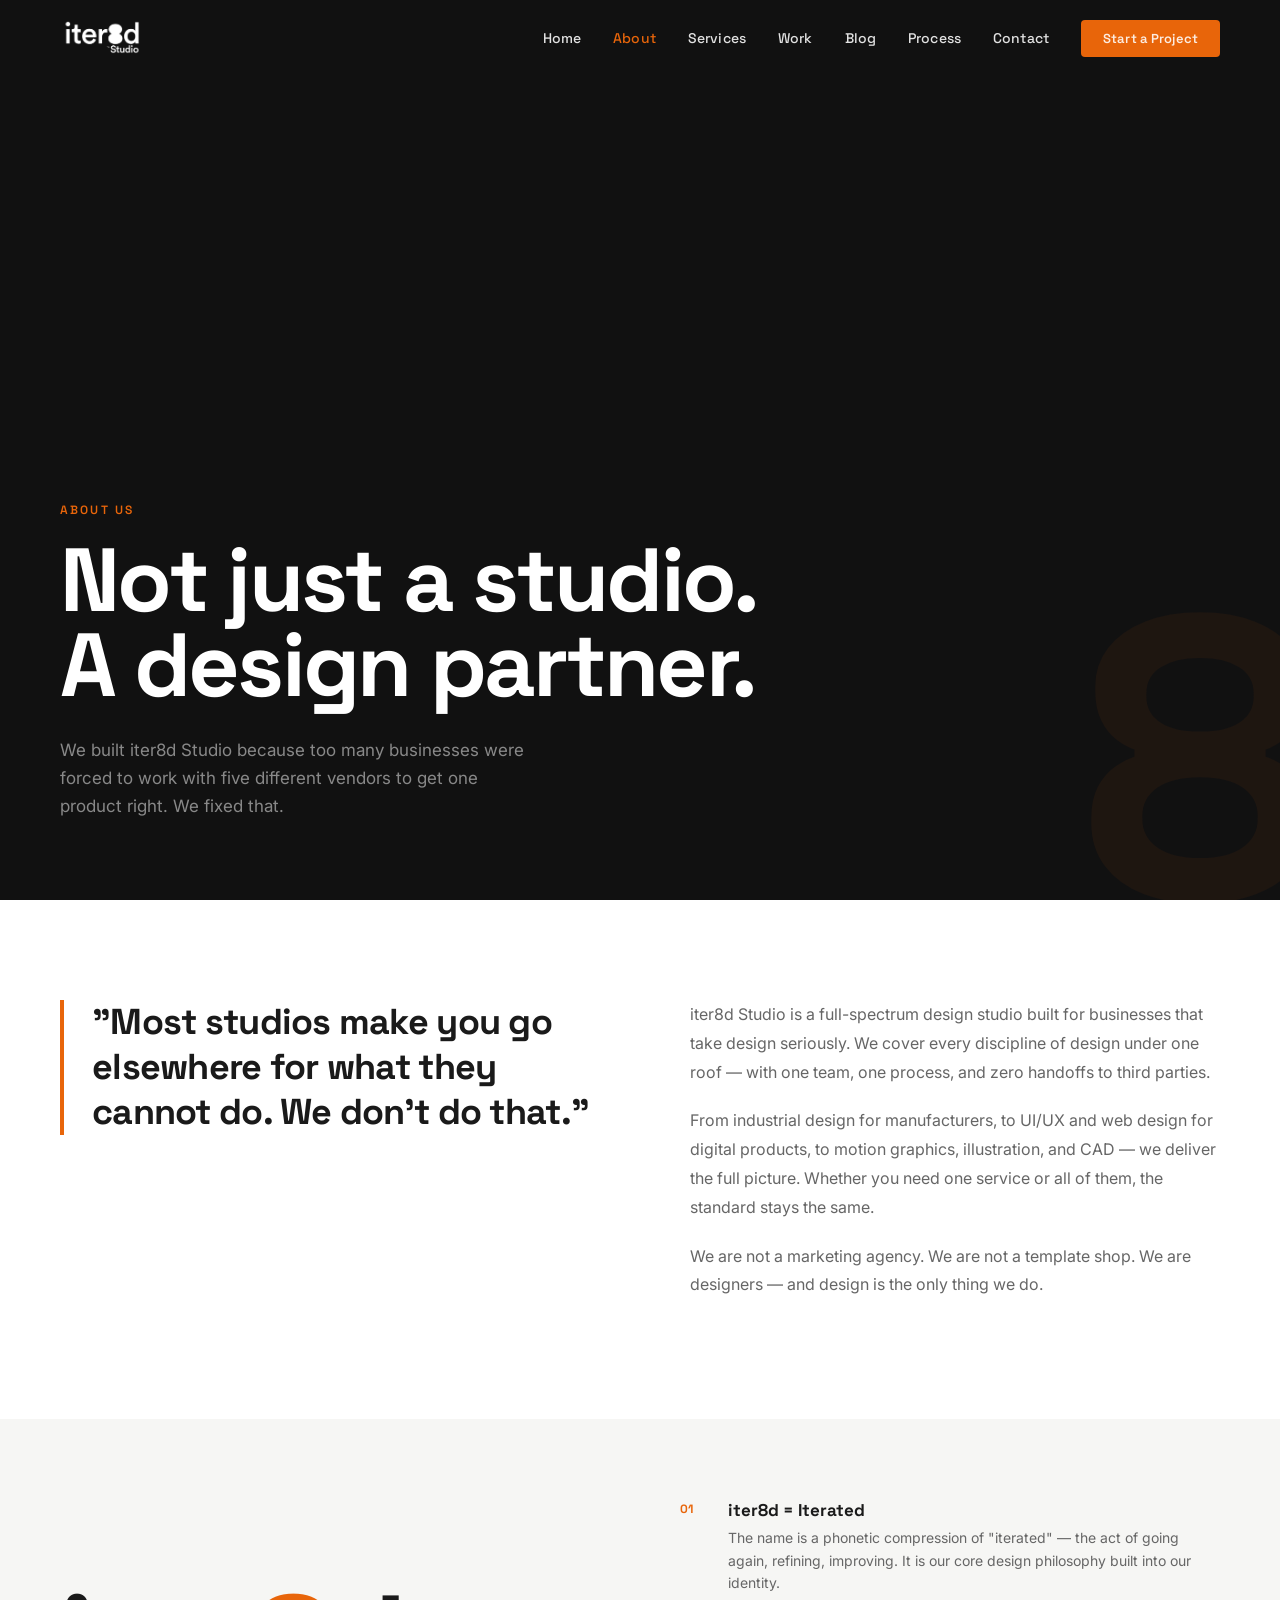
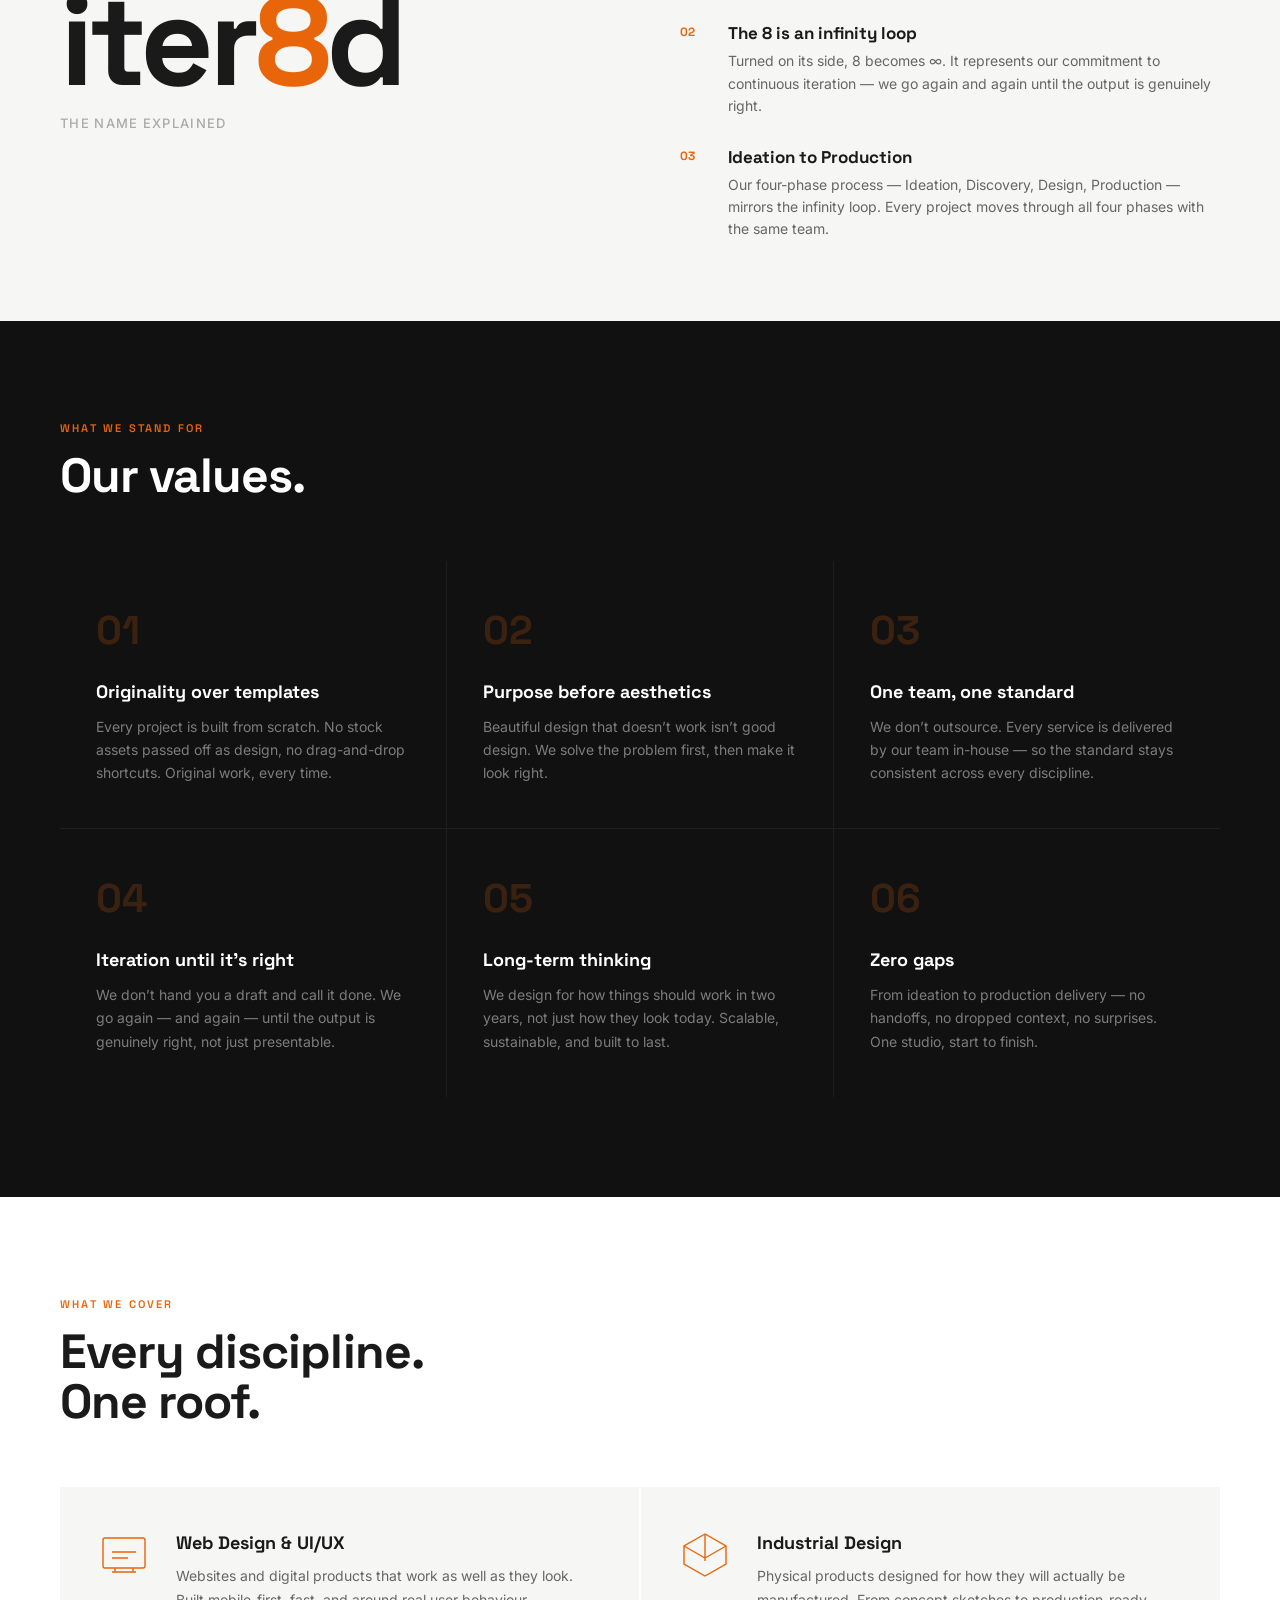
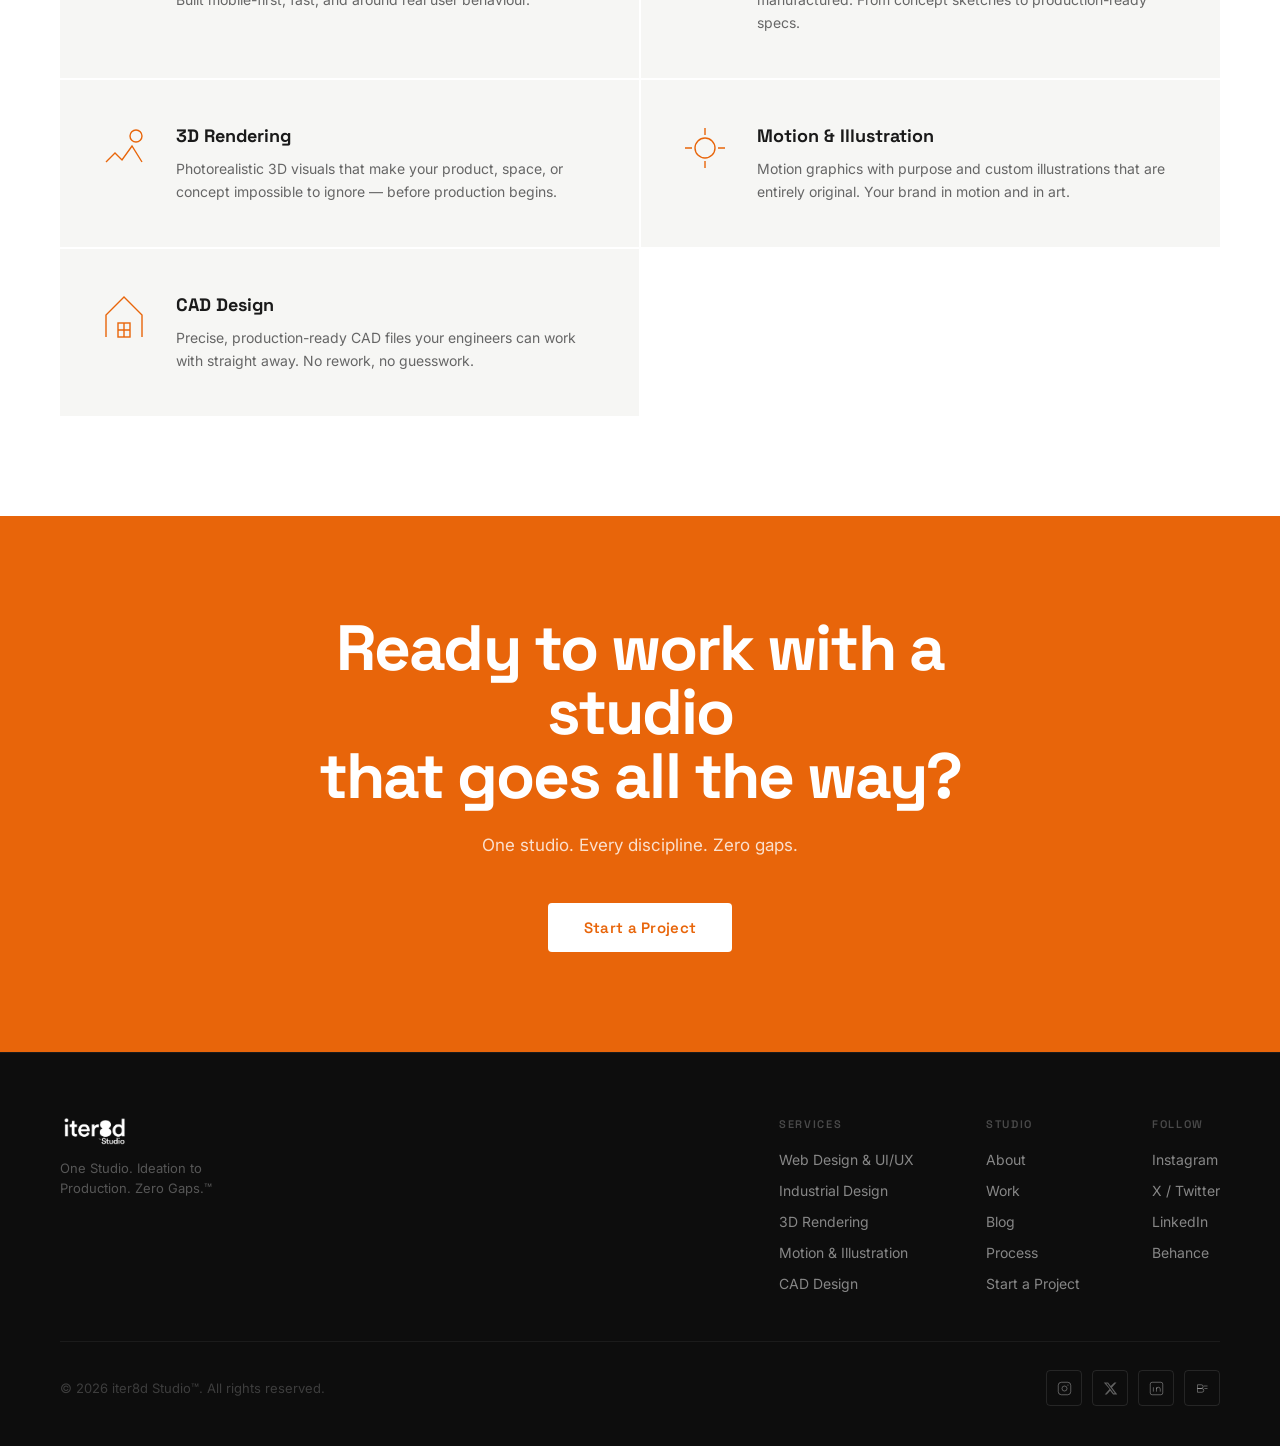
<file: about.html>
<!DOCTYPE html>
<html lang="en">
<head>
<meta charset="UTF-8">
<meta name="viewport" content="width=device-width, initial-scale=1.0">
<meta name="description" content="iter8d Studio is a full-spectrum design studio covering UI/UX, web design, industrial design, 3D rendering, motion, illustration and CAD under one roof.">
<meta name="author" content="iter8d Studio">
<meta property="og:title" content="About &#8212; iter8d Studio">
<meta property="og:description" content="iter8d Studio is a full-spectrum design studio covering UI/UX, web design, industrial design, 3D rendering, motion, illustration and CAD under one roof.">
<meta property="og:type" content="website">
<title>About &#8212; iter8d Studio</title>
<link rel="preconnect" href="https://fonts.googleapis.com">
<link rel="preconnect" href="https://fonts.gstatic.com" crossorigin>
<link href="https://fonts.googleapis.com/css2?family=Space+Grotesk:wght@300;400;500;600;700&family=Inter:wght@300;400;500;600&display=swap" rel="stylesheet">
<link rel="stylesheet" href="shared.css">
<style>
/* Dark hero nav — links start white, go orange on hover */
nav.hero-dark .nav-links a { color: rgba(255,255,255,0.85); }
nav.hero-dark .hamburger span { background: var(--white); }
nav.hero-dark.scrolled .hamburger span { background: var(--white); }
nav.hero-dark .nav-links a:hover,
nav.hero-dark .nav-links a.active { color: var(--orange) !important; }
nav.hero-dark .logo-color { display: none; }
nav.hero-dark .logo-white { display: block; }
nav.hero-dark.scrolled .logo-color { display: none; }
nav.hero-dark.scrolled .logo-white { display: block; }
</style>
</head>
<body>
<nav id="navbar">
  <a href="index" class="nav-logo" aria-label="iter8d Studio">
    <img src="[data-uri]" alt="iter8d Studio" class="logo-color">
    <img src="[data-uri]" alt="iter8d Studio" class="logo-white">
  </a>
  <div id="hamburger" class="hamburger" aria-label="Menu">
    <span></span><span></span><span></span>
  </div>
  <div id="nav-menu">
    <ul class="nav-links">
      <li><a href="index">Home</a></li>
<li><a href="about" class="active">About</a></li>
<li><a href="services">Services</a></li>
<li><a href="work">Work</a></li>
<li><a href="blog">Blog</a></li>
<li><a href="process">Process</a></li>
<li><a href="contact">Contact</a></li>

      <li><a href="#" data-modal="project" class="nav-cta">Start a Project</a></li>
    </ul>
  </div>
</nav>
<div class="modal-overlay" id="projectModal" role="dialog" aria-modal="true">
  <div class="modal-box">
    <button class="modal-close" id="modalClose" aria-label="Close">&times;</button>
    <h2 class="modal-title">Start a Project</h2>
    <p class="modal-sub">Tell us what you need. We respond within 24 hours on business days.</p>
    <form class="mform" id="projectForm" action="https://formspree.io/f/xbjnwkqv" method="POST">
      <input type="hidden" name="access_key" value="50ec8fa5-96dc-41de-9fde-a5222ad75546">
      <div class="mform-row">
        <div class="mform-group">
          <label class="mform-label" for="m-name">Full Name</label>
          <input class="mform-input" type="text" id="m-name" name="name" placeholder="Your name" required>
        </div>
        <div class="mform-group">
          <label class="mform-label" for="m-email">Email</label>
          <input class="mform-input" type="email" id="m-email" name="email" placeholder="your@email.com" required>
        </div>
      </div>
      <div class="mform-group">
        <label class="mform-label" for="m-company">Company / Brand</label>
        <input class="mform-input" type="text" id="m-company" name="company" placeholder="Your company or project name">
      </div>
      <div class="mform-group">
        <label class="mform-label" for="m-service">Service Needed</label>
        <select class="mform-select" id="m-service" name="service">
          <option value="" disabled selected>Select a service</option>
          <option>Web Design &amp; UI/UX</option>
          <option>Industrial Design</option>
          <option>3D Rendering</option>
          <option>Motion &amp; Illustration</option>
          <option>CAD Design</option>
          <option>Multiple services</option>
        </select>
      </div>
      <div class="mform-group">
        <label class="mform-label" for="m-budget">Budget Range</label>
        <select class="mform-select" id="m-budget" name="budget">
          <option value="" disabled selected>Select a range</option>
          <option>Under $500</option>
          <option>$500 – $1,500</option>
          <option>$1,500 – $5,000</option>
          <option>$5,000 – $15,000</option>
          <option>$15,000+</option>
          <option>Let us discuss</option>
        </select>
      </div>
      <div class="mform-group">
        <label class="mform-label" for="m-msg">Tell Us About Your Project</label>
        <textarea class="mform-textarea" id="m-msg" name="message" placeholder="What are you building? What do you need? Timeline?"></textarea>
      </div>
      <button type="submit" class="mform-submit" id="projectSubmitBtn">Send to iter8d Studio &rarr;</button>
      <p class="mform-note">Sent directly to studio@iter8dstudio.com</p>
    </form>
  </div>
</div>

<html lang="en">
<head>
<meta charset="UTF-8">
<meta name="viewport" content="width=device-width, initial-scale=1.0">
<meta name="description" content="iter8d Studio is a full-spectrum design studio covering UI/UX, web design, industrial design, 3D rendering, motion, illustration and CAD under one roof.">
<meta name="author" content="iter8d Studio">
<meta property="og:title" content="About &#8212; iter8d Studio">
<meta property="og:description" content="iter8d Studio is a full-spectrum design studio covering UI/UX, web design, industrial design, 3D rendering, motion, illustration and CAD under one roof.">
<meta property="og:type" content="website">
<title>About &#8212; iter8d Studio</title>
<link rel="preconnect" href="https://fonts.googleapis.com">
<link rel="preconnect" href="https://fonts.gstatic.com" crossorigin>
<link href="https://fonts.googleapis.com/css2?family=Space+Grotesk:wght@300;400;500;600;700&family=Inter:wght@300;400;500;600&display=swap" rel="stylesheet">
<style>*, *::before, *::after { box-sizing: border-box; margin: 0; padding: 0; }
:root {
  --orange:   #E8650A;
  --black:    #1A1A1A;
  --white:    #FFFFFF;
  --offwhite: #F6F6F4;
  --gray:     #AAAAAA;
  --darkgray: #333333;
  --midgray:  #666666;
  --card-bg:  #F0F0EE;
  --dark:     #111111;
  --darker:   #0D0D0D;
}
html { scroll-behavior: smooth; font-size: 16px; }
body { font-family: 'Inter', sans-serif; background: var(--white); color: var(--black); overflow-x: hidden; -webkit-font-smoothing: antialiased; }
img { max-width: 100%; display: block; }
a { text-decoration: none; color: inherit; }
::selection { background: var(--orange); color: var(--white); }
::-webkit-scrollbar { width: 4px; }
::-webkit-scrollbar-track { background: var(--black); }
::-webkit-scrollbar-thumb { background: var(--orange); border-radius: 2px; }

/* NAV */
nav { position: fixed; top: 0; left: 0; right: 0; z-index: 1000; display: flex; align-items: center; justify-content: space-between; padding: 20px 60px; transition: all 0.3s ease; }
nav.scrolled { background: rgba(17,17,17,0.97); backdrop-filter: blur(12px); padding: 14px 60px; border-bottom: 1px solid rgba(232,101,10,0.2); }
.nav-logo img { height: 34px; width: auto; }
.nav-logo .logo-white { display: none; filter: brightness(0) invert(1); }
nav.scrolled .logo-color { display: none; }
nav.scrolled .logo-white { display: block; }
.nav-links { display: flex; align-items: center; gap: 32px; list-style: none; }
.nav-links a { font-family: 'Space Grotesk', sans-serif; font-size: 14px; font-weight: 500; color: var(--black); transition: color 0.2s; letter-spacing: 0.01em; }
nav.scrolled .nav-links a { color: rgba(255,255,255,0.7); }
.nav-links a:hover, .nav-links a.active { color: var(--orange) !important; }
.nav-cta { background: var(--orange) !important; color: var(--white) !important; padding: 10px 22px; border-radius: 4px; font-weight: 600 !important; font-size: 13px !important; letter-spacing: 0.03em; transition: background 0.2s, transform 0.2s; }
.nav-cta:hover { background: #d45a08 !important; transform: translateY(-1px); }
.hamburger { display: none; flex-direction: column; gap: 5px; cursor: pointer; z-index: 1001; }
.hamburger span { width: 24px; height: 2px; background: var(--black); transition: all 0.3s; display: block; }
nav.scrolled .hamburger span { background: var(--white); }
.hamburger.active span:nth-child(1) { transform: rotate(45deg) translate(5px, 5px); }
.hamburger.active span:nth-child(2) { opacity: 0; }
.hamburger.active span:nth-child(3) { transform: rotate(-45deg) translate(5px, -5px); }
#nav-menu { display: contents; }

/* PROJECT MODAL */
.modal-overlay { position: fixed; inset: 0; background: rgba(17,17,17,0.85); z-index: 2000; display: flex; align-items: center; justify-content: center; padding: 20px; opacity: 0; pointer-events: none; transition: opacity 0.3s; }
.modal-overlay.open { opacity: 1; pointer-events: all; }
.modal-box { background: var(--white); border-radius: 8px; width: 100%; max-width: 640px; max-height: 90vh; overflow-y: auto; padding: 52px; position: relative; transform: translateY(20px); transition: transform 0.3s; }
.modal-overlay.open .modal-box { transform: translateY(0); }
.modal-close { position: absolute; top: 20px; right: 20px; width: 36px; height: 36px; border: none; background: var(--offwhite); border-radius: 4px; cursor: pointer; display: flex; align-items: center; justify-content: center; color: var(--midgray); font-size: 18px; transition: all 0.2s; }
.modal-close:hover { background: var(--orange); color: var(--white); }
.modal-title { font-family: 'Space Grotesk', sans-serif; font-size: 28px; font-weight: 700; color: var(--black); letter-spacing: -0.02em; margin-bottom: 8px; }
.modal-sub { font-size: 15px; color: var(--midgray); margin-bottom: 36px; line-height: 1.5; }
.mform { display: flex; flex-direction: column; gap: 18px; }
.mform-row { display: grid; grid-template-columns: 1fr 1fr; gap: 14px; }
.mform-group { display: flex; flex-direction: column; gap: 7px; }
.mform-label { font-family: 'Space Grotesk', sans-serif; font-size: 11px; font-weight: 600; color: var(--darkgray); letter-spacing: 0.08em; text-transform: uppercase; }
.mform-input, .mform-select, .mform-textarea { background: var(--offwhite); border: 1.5px solid transparent; border-radius: 4px; padding: 13px 16px; font-family: 'Inter', sans-serif; font-size: 15px; color: var(--black); outline: none; transition: border-color 0.2s; width: 100%; }
.mform-input::placeholder, .mform-textarea::placeholder { color: var(--gray); }
.mform-input:focus, .mform-select:focus, .mform-textarea:focus { border-color: var(--orange); background: var(--white); }
.mform-select { appearance: none; cursor: pointer; color: var(--midgray); }
.mform-textarea { resize: none; height: 110px; }
.mform-submit { background: var(--orange); color: var(--white); padding: 15px 32px; border-radius: 4px; font-family: 'Space Grotesk', sans-serif; font-size: 15px; font-weight: 600; border: none; cursor: pointer; transition: background 0.2s, transform 0.2s; width: 100%; }
.mform-submit:hover { background: #d45a08; transform: translateY(-1px); }
.mform-note { font-size: 13px; color: var(--gray); text-align: center; }

/* SECTIONS */
.page-hero { min-height: 60vh; background: var(--dark); display: flex; flex-direction: column; justify-content: flex-end; padding: 140px 60px 80px; position: relative; overflow: hidden; }
.page-hero-eyebrow { font-family: 'Space Grotesk', sans-serif; font-size: 12px; font-weight: 600; letter-spacing: 0.18em; text-transform: uppercase; color: var(--orange); margin-bottom: 20px; }
.page-hero-title { font-family: 'Space Grotesk', sans-serif; font-size: clamp(44px, 7vw, 96px); font-weight: 700; line-height: 0.95; color: var(--white); letter-spacing: -0.03em; max-width: 800px; }
.page-hero-sub { font-size: 17px; color: rgba(255,255,255,0.5); max-width: 480px; line-height: 1.65; margin-top: 28px; }
.section-pad { padding: 100px 60px; }
.section-pad-dark { padding: 100px 60px; background: var(--dark); }
.inner { max-width: 1200px; margin: 0 auto; }
.section-label { font-family: 'Space Grotesk', sans-serif; font-size: 11px; font-weight: 600; letter-spacing: 0.2em; text-transform: uppercase; color: var(--orange); margin-bottom: 16px; }
.section-title { font-family: 'Space Grotesk', sans-serif; font-size: clamp(30px, 4vw, 48px); font-weight: 700; line-height: 1.05; color: var(--black); letter-spacing: -0.02em; }
.section-title-white { color: var(--white); }
.section-body { font-size: 16px; line-height: 1.75; color: var(--midgray); max-width: 640px; margin-top: 20px; }
.section-body-white { color: rgba(255,255,255,0.55); }

/* BUTTONS */
.btn { display: inline-block; padding: 15px 36px; border-radius: 4px; font-family: 'Space Grotesk', sans-serif; font-size: 15px; font-weight: 600; letter-spacing: 0.02em; transition: all 0.2s; cursor: pointer; border: none; }
.btn-primary { background: var(--orange); color: var(--white); }
.btn-primary:hover { background: #d45a08; transform: translateY(-2px); }
.btn-white { background: var(--white); color: var(--orange); }
.btn-white:hover { transform: translateY(-2px); box-shadow: 0 12px 32px rgba(0,0,0,0.2); }
.btn-outline { border: 1.5px solid rgba(255,255,255,0.25); color: var(--white); background: transparent; }
.btn-outline:hover { border-color: var(--orange); color: var(--orange); }

/* REVEAL */
.reveal { opacity: 0; transform: translateY(28px); transition: opacity 0.7s ease, transform 0.7s ease; }
.reveal.visible { opacity: 1; transform: translateY(0); }
.reveal-delay-1 { transition-delay: 0.1s; }
.reveal-delay-2 { transition-delay: 0.2s; }
.reveal-delay-3 { transition-delay: 0.3s; }
.reveal-delay-4 { transition-delay: 0.4s; }
.reveal-delay-5 { transition-delay: 0.5s; }

/* CTA STRIP */
.cta-strip { padding: 100px 60px; background: var(--orange); text-align: center; }
.cta-strip h2 { font-family: 'Space Grotesk', sans-serif; font-size: clamp(32px, 5vw, 64px); font-weight: 700; line-height: 1.0; color: var(--white); letter-spacing: -0.03em; max-width: 760px; margin: 0 auto 24px; }
.cta-strip p { font-size: 17px; color: rgba(255,255,255,0.8); max-width: 460px; margin: 0 auto 44px; line-height: 1.6; }

/* FOOTER */
footer { background: var(--darker); padding: 64px 60px 40px; border-top: 1px solid rgba(255,255,255,0.06); }
.footer-top { display: flex; justify-content: space-between; align-items: flex-start; padding-bottom: 48px; border-bottom: 1px solid rgba(255,255,255,0.06); margin-bottom: 28px; }
.footer-logo img { height: 28px; filter: brightness(0) invert(1); margin-bottom: 14px; }
.footer-tagline { font-size: 13px; color: rgba(255,255,255,0.3); max-width: 200px; line-height: 1.5; }
.footer-links { display: flex; gap: 72px; }
.footer-col-title { font-family: 'Space Grotesk', sans-serif; font-size: 11px; font-weight: 600; letter-spacing: 0.15em; text-transform: uppercase; color: rgba(255,255,255,0.25); margin-bottom: 18px; }
.footer-col-links { list-style: none; display: flex; flex-direction: column; gap: 11px; }
.footer-col-links a { font-size: 14px; color: rgba(255,255,255,0.5); transition: color 0.2s; }
.footer-col-links a:hover { color: var(--orange); }
.footer-bottom { display: flex; justify-content: space-between; align-items: center; }
.footer-copy { font-size: 13px; color: rgba(255,255,255,0.2); }
.footer-socials { display: flex; gap: 10px; }
.social-link { width: 36px; height: 36px; border: 1px solid rgba(255,255,255,0.1); border-radius: 4px; display: flex; align-items: center; justify-content: center; color: rgba(255,255,255,0.35); transition: all 0.2s; }
.social-link:hover { border-color: var(--orange); color: var(--orange); }

@media (max-width: 1024px) {
  nav { padding: 18px 32px; }
  nav.scrolled { padding: 12px 32px; }
  .page-hero, .section-pad, .section-pad-dark, .cta-strip, footer { padding-left: 32px; padding-right: 32px; }
  .footer-links { gap: 40px; }
}
@media (max-width: 768px) {
  nav { padding: 16px 20px; }
  nav.scrolled { padding: 12px 20px; }
  .hamburger { display: flex; }
  #nav-menu { display: none; position: fixed; top: 0; left: 0; right: 0; bottom: 0; background: rgba(17,17,17,0.98); flex-direction: column; align-items: center; justify-content: center; gap: 8px; z-index: 999; }
  #nav-menu.open { display: flex; }
  .nav-links { flex-direction: column; gap: 24px; text-align: center; }
  .nav-links a { font-size: 20px !important; color: var(--white) !important; }
  .nav-cta { font-size: 16px !important; padding: 14px 32px !important; }
  .page-hero, .section-pad, .section-pad-dark, .cta-strip, footer { padding-left: 20px; padding-right: 20px; }
  .page-hero { padding-top: 120px; padding-bottom: 60px; }
  .footer-top { flex-direction: column; gap: 36px; }
  .footer-links { flex-wrap: wrap; gap: 28px; }
  .footer-bottom { flex-direction: column; gap: 14px; text-align: center; }
  .modal-box { padding: 32px 24px; }
  .mform-row { grid-template-columns: 1fr; }
}
@media (prefers-reduced-motion: reduce) {
  *, *::before, *::after { animation-duration: 0.01ms !important; transition-duration: 0.01ms !important; }
}

/* ── HERO-DARK NAV (dark background pages) ─────────── */
nav.hero-dark .nav-links a { color: rgba(255,255,255,0.88) !important; }
nav.hero-dark .hamburger span { background: var(--white); }
nav.hero-dark .logo-color { display: none !important; }
nav.hero-dark .logo-white { display: block !important; }
nav.hero-dark .nav-links a:hover,
nav.hero-dark .nav-links a.active { color: var(--orange) !important; }
/* once scrolled the dark bg nav handles itself */
nav.hero-dark.scrolled .nav-links a { color: rgba(255,255,255,0.75) !important; }
nav.hero-dark.scrolled .nav-links a:hover,
nav.hero-dark.scrolled .nav-links a.active { color: var(--orange) !important; }

/* ── ANIMATION FIX — ensure fadeUp always runs ─────── */
@keyframes fadeUp { from { opacity: 0; transform: translateY(20px); } to { opacity: 1; transform: translateY(0); } }
@keyframes pulse { 0%,100% { opacity:1;transform:scale(1); } 50% { opacity:0.4;transform:scale(0.8); } }

/* ── SERVICES ACCORDION ────────────────────────────── */
.svc-body { display: none; }
.svc-item.open .svc-body { display: grid; grid-template-columns: 1fr 1fr; gap: 60px; padding-bottom: 52px; }
.svc-item.open .svc-arrow { background: var(--orange); border-color: var(--orange); color: var(--white); transform: rotate(90deg); }
.svc-header { cursor: pointer; user-select: none; }

/* ── WORK FILTER ───────────────────────────────────── */
.wk-card { transition: opacity 0.3s; }
.wk-card.hidden { display: none; }

/* ── MODAL SCROLL FIX ──────────────────────────────── */
.modal-overlay { overflow-y: auto; }

/* ── FOOTER SOCIAL ICONS ALIGNED ──────────────────── */
.social-link svg { display: block; }
.footer-socials { align-items: center; }

/* ── MOBILE NAV OPEN BODY LOCK ─────────────────────── */
body.nav-open { overflow: hidden; }
</style>
<style>
.about-hero { min-height: 100vh; background: var(--dark); display: flex; flex-direction: column; justify-content: flex-end; padding: 140px 60px 80px; position: relative; overflow: hidden; }
.about-hero-bg { position: absolute; right: -40px; bottom: -60px; font-family: "Space Grotesk",sans-serif; font-size: 400px; font-weight: 700; color: rgba(232,101,10,0.06); line-height: 1; pointer-events: none; user-select: none; }
.about-intro { padding: 100px 60px; background: var(--white); }
.ai-inner { display: grid; grid-template-columns: 1fr 1fr; gap: 100px; align-items: start; }
.big-quote { font-family: "Space Grotesk",sans-serif; font-size: clamp(22px,3vw,36px); font-weight: 700; color: var(--black); line-height: 1.25; letter-spacing: -0.02em; border-left: 4px solid var(--orange); padding-left: 28px; }
.about-body-text { font-size: 16px; line-height: 1.8; color: var(--midgray); margin-bottom: 20px; }
.name-breakdown { padding: 80px 60px; background: var(--offwhite); }
.nb-inner { max-width: 1200px; margin: 0 auto; display: grid; grid-template-columns: 1fr 1fr; gap: 80px; align-items: center; }
.nb-visual { display: flex; flex-direction: column; gap: 2px; }
.nb-word { font-family: "Space Grotesk",sans-serif; font-size: clamp(60px,10vw,130px); font-weight: 700; line-height: 1; letter-spacing: -0.04em; color: var(--black); }
.nb-word .o { color: var(--orange); }
.nb-word-sub { font-size: 13px; font-weight: 500; color: var(--gray); letter-spacing: 0.1em; text-transform: uppercase; margin-top: 8px; margin-bottom: 32px; }
.nb-points { display: flex; flex-direction: column; gap: 28px; }
.nb-point { display: flex; gap: 20px; align-items: flex-start; }
.nb-num { font-family: "Space Grotesk",sans-serif; font-size: 12px; font-weight: 700; color: var(--orange); min-width: 28px; margin-top: 2px; }
.nb-pt-title { font-family: "Space Grotesk",sans-serif; font-size: 17px; font-weight: 700; color: var(--black); margin-bottom: 6px; }
.nb-pt-desc { font-size: 14px; color: var(--midgray); line-height: 1.6; }
.values-section { padding: 100px 60px; background: var(--dark); }
.values-grid { display: grid; grid-template-columns: repeat(3,1fr); gap: 1px; margin-top: 60px; background: rgba(255,255,255,0.06); }
.val-card { background: var(--dark); padding: 44px 36px; transition: background 0.3s; }
.val-card:hover { background: rgba(232,101,10,0.08); }
.val-num { font-family: "Space Grotesk",sans-serif; font-size: 40px; font-weight: 700; color: rgba(232,101,10,0.2); margin-bottom: 24px; }
.val-title { font-family: "Space Grotesk",sans-serif; font-size: 18px; font-weight: 700; color: var(--white); margin-bottom: 12px; }
.val-desc { font-size: 14px; color: rgba(255,255,255,0.45); line-height: 1.65; }
.disciplines { padding: 100px 60px; background: var(--white); }
.disc-grid { display: grid; grid-template-columns: repeat(2,1fr); gap: 2px; margin-top: 60px; }
.disc-card { padding: 44px 40px; background: var(--offwhite); display: flex; gap: 28px; align-items: flex-start; transition: background 0.25s; }
.disc-card:hover { background: var(--card-bg); }
.disc-icon { width: 48px; height: 48px; color: var(--orange); flex-shrink: 0; }
.disc-name { font-family: "Space Grotesk",sans-serif; font-size: 18px; font-weight: 700; color: var(--black); margin-bottom: 10px; }
.disc-desc { font-size: 14px; color: var(--midgray); line-height: 1.65; }
@media (max-width:1024px) { .about-hero,.about-intro,.name-breakdown,.values-section,.disciplines { padding-left:32px;padding-right:32px; } .ai-inner,.nb-inner { grid-template-columns:1fr; gap:48px; } .values-grid { grid-template-columns:1fr 1fr; } .disc-grid { grid-template-columns:1fr; } }
@media (max-width:768px) { .about-hero,.about-intro,.name-breakdown,.values-section,.disciplines { padding-left:20px;padding-right:20px; } .values-grid { grid-template-columns:1fr; } .nb-word { font-size:72px; } }
</style>
</head>
<body>


<section class="about-hero">
  <div class="about-hero-bg" aria-hidden="true">8</div>
  <p class="page-hero-eyebrow">About Us</p>
  <h1 class="page-hero-title">Not just a studio.<br>A design partner.</h1>
  <p class="page-hero-sub">We built iter8d Studio because too many businesses were forced to work with five different vendors to get one product right. We fixed that.</p>
</section>

<section class="about-intro">
  <div class="inner">
    <div class="ai-inner">
      <div class="reveal">
        <p class="big-quote">"Most studios make you go elsewhere for what they cannot do. We don&#8217;t do that."</p>
      </div>
      <div class="reveal reveal-delay-2">
        <p class="about-body-text">iter8d Studio is a full-spectrum design studio built for businesses that take design seriously. We cover every discipline of design under one roof &#8212; with one team, one process, and zero handoffs to third parties.</p>
        <p class="about-body-text">From industrial design for manufacturers, to UI/UX and web design for digital products, to motion graphics, illustration, and CAD &#8212; we deliver the full picture. Whether you need one service or all of them, the standard stays the same.</p>
        <p class="about-body-text">We are not a marketing agency. We are not a template shop. We are designers &#8212; and design is the only thing we do.</p>
      </div>
    </div>
  </div>
</section>

<section class="name-breakdown">
  <div class="nb-inner">
    <div class="reveal">
      <div class="nb-visual">
        <div class="nb-word">iter<span class="o">8</span>d</div>
        <div class="nb-word-sub">The name explained</div>
      </div>
    </div>
    <div class="reveal reveal-delay-2">
      <div class="nb-points">
        <div class="nb-point">
          <span class="nb-num">01</span>
          <div>
            <div class="nb-pt-title">iter8d = Iterated</div>
            <div class="nb-pt-desc">The name is a phonetic compression of "iterated" &#8212; the act of going again, refining, improving. It is our core design philosophy built into our identity.</div>
          </div>
        </div>
        <div class="nb-point">
          <span class="nb-num">02</span>
          <div>
            <div class="nb-pt-title">The 8 is an infinity loop</div>
            <div class="nb-pt-desc">Turned on its side, 8 becomes &#8734;. It represents our commitment to continuous iteration &#8212; we go again and again until the output is genuinely right.</div>
          </div>
        </div>
        <div class="nb-point">
          <span class="nb-num">03</span>
          <div>
            <div class="nb-pt-title">Ideation to Production</div>
            <div class="nb-pt-desc">Our four-phase process &#8212; Ideation, Discovery, Design, Production &#8212; mirrors the infinity loop. Every project moves through all four phases with the same team.</div>
          </div>
        </div>
      </div>
    </div>
  </div>
</section>

<section class="values-section">
  <div class="inner">
    <div class="reveal">
      <p class="section-label">What We Stand For</p>
      <h2 class="section-title section-title-white">Our values.</h2>
    </div>
    <div class="values-grid">
      <div class="val-card reveal reveal-delay-1">
        <div class="val-num">01</div>
        <div class="val-title">Originality over templates</div>
        <div class="val-desc">Every project is built from scratch. No stock assets passed off as design, no drag-and-drop shortcuts. Original work, every time.</div>
      </div>
      <div class="val-card reveal reveal-delay-2">
        <div class="val-num">02</div>
        <div class="val-title">Purpose before aesthetics</div>
        <div class="val-desc">Beautiful design that doesn&#8217;t work isn&#8217;t good design. We solve the problem first, then make it look right.</div>
      </div>
      <div class="val-card reveal reveal-delay-3">
        <div class="val-num">03</div>
        <div class="val-title">One team, one standard</div>
        <div class="val-desc">We don&#8217;t outsource. Every service is delivered by our team in-house &#8212; so the standard stays consistent across every discipline.</div>
      </div>
      <div class="val-card reveal reveal-delay-1">
        <div class="val-num">04</div>
        <div class="val-title">Iteration until it&#8217;s right</div>
        <div class="val-desc">We don&#8217;t hand you a draft and call it done. We go again &#8212; and again &#8212; until the output is genuinely right, not just presentable.</div>
      </div>
      <div class="val-card reveal reveal-delay-2">
        <div class="val-num">05</div>
        <div class="val-title">Long-term thinking</div>
        <div class="val-desc">We design for how things should work in two years, not just how they look today. Scalable, sustainable, and built to last.</div>
      </div>
      <div class="val-card reveal reveal-delay-3">
        <div class="val-num">06</div>
        <div class="val-title">Zero gaps</div>
        <div class="val-desc">From ideation to production delivery &#8212; no handoffs, no dropped context, no surprises. One studio, start to finish.</div>
      </div>
    </div>
  </div>
</section>

<section class="disciplines">
  <div class="inner">
    <div class="reveal">
      <p class="section-label">What We Cover</p>
      <h2 class="section-title">Every discipline.<br>One roof.</h2>
    </div>
    <div class="disc-grid">
      <div class="disc-card reveal reveal-delay-1">
        <svg class="disc-icon" viewBox="0 0 48 48" fill="none" stroke="currentColor" stroke-width="1.4"><rect x="3" y="7" width="42" height="30" rx="2"/><path d="M15 37v4M33 37v4M12 41h24"/><path d="M12 21h24M12 27h16"/></svg>
        <div><div class="disc-name">Web Design &amp; UI/UX</div><div class="disc-desc">Websites and digital products that work as well as they look. Built mobile-first, fast, and around real user behaviour.</div></div>
      </div>
      <div class="disc-card reveal reveal-delay-2">
        <svg class="disc-icon" viewBox="0 0 48 48" fill="none" stroke="currentColor" stroke-width="1.4"><path d="M24 3L3 15v18l21 12 21-12V15L24 3z"/><path d="M24 3v27M3 15l21 12 21-12"/></svg>
        <div><div class="disc-name">Industrial Design</div><div class="disc-desc">Physical products designed for how they will actually be manufactured. From concept sketches to production-ready specs.</div></div>
      </div>
      <div class="disc-card reveal reveal-delay-3">
        <svg class="disc-icon" viewBox="0 0 48 48" fill="none" stroke="currentColor" stroke-width="1.4"><path d="M6 38l9-9 7 7 10-14 10 16"/><circle cx="36" cy="12" r="6"/></svg>
        <div><div class="disc-name">3D Rendering</div><div class="disc-desc">Photorealistic 3D visuals that make your product, space, or concept impossible to ignore &#8212; before production begins.</div></div>
      </div>
      <div class="disc-card reveal reveal-delay-1">
        <svg class="disc-icon" viewBox="0 0 48 48" fill="none" stroke="currentColor" stroke-width="1.4"><circle cx="24" cy="24" r="10"/><path d="M24 4v7M24 37v7M4 24h7M37 24h7"/></svg>
        <div><div class="disc-name">Motion &amp; Illustration</div><div class="disc-desc">Motion graphics with purpose and custom illustrations that are entirely original. Your brand in motion and in art.</div></div>
      </div>
      <div class="disc-card reveal reveal-delay-2">
        <svg class="disc-icon" viewBox="0 0 48 48" fill="none" stroke="currentColor" stroke-width="1.4"><path d="M6 44V22l18-18 18 18v22"/><rect x="18" y="30" width="12" height="14"/><path d="M24 30v14M18 37h12"/></svg>
        <div><div class="disc-name">CAD Design</div><div class="disc-desc">Precise, production-ready CAD files your engineers can work with straight away. No rework, no guesswork.</div></div>
      </div>
    </div>
  </div>
</section>

<section class="cta-strip">
  <h2>Ready to work with a studio<br>that goes all the way?</h2>
  <p>One studio. Every discipline. Zero gaps.</p>
  <a href="contact" class="btn btn-white">Start a Project</a>
</section>
<footer>
  <div class="inner">
    <div class="footer-top">
      <div>
        <div class="footer-logo"><img src="[data-uri]" alt="iter8d Studio"></div>
        <p class="footer-tagline">One Studio. Ideation to Production. Zero Gaps.&#8482;</p>
      </div>
      <div class="footer-links">
        <div>
          <p class="footer-col-title">Services</p>
          <ul class="footer-col-links">
            <li><a href="services">Web Design &amp; UI/UX</a></li>
            <li><a href="services">Industrial Design</a></li>
            <li><a href="services">3D Rendering</a></li>
            <li><a href="services">Motion &amp; Illustration</a></li>
            <li><a href="services">CAD Design</a></li>
          </ul>
        </div>
        <div>
          <p class="footer-col-title">Studio</p>
          <ul class="footer-col-links">
            <li><a href="about">About</a></li>
            <li><a href="work">Work</a></li>
            <li><a href="blog">Blog</a></li>
            <li><a href="process">Process</a></li>
            <li><a href="#" data-modal="project">Start a Project</a></li>
          </ul>
        </div>
        <div>
          <p class="footer-col-title">Follow</p>
          <ul class="footer-col-links">
            <li><a href="https://www.instagram.com/iter8dstudio/" target="_blank" rel="noopener">Instagram</a></li>
            <li><a href="https://x.com/Iter8dStudio" target="_blank" rel="noopener">X / Twitter</a></li>
            <li><a href="https://www.linkedin.com/company/iter8d-studio" target="_blank" rel="noopener">LinkedIn</a></li>
            <li><a href="https://www.behance.net/iter8dstudiodesign" target="_blank" rel="noopener">Behance</a></li>
          </ul>
        </div>
      </div>
    </div>
    <div class="footer-bottom">
      <p class="footer-copy">&#169; 2026 iter8d Studio&#8482;. All rights reserved.</p>
      <div class="footer-socials">
<a href="https://www.instagram.com/iter8dstudio/" class="social-link" target="_blank" rel="noopener" aria-label="Instagram">
  <svg width="15" height="15" viewBox="0 0 24 24" fill="none" stroke="currentColor" stroke-width="1.5"><rect x="2" y="2" width="20" height="20" rx="5"/><circle cx="12" cy="12" r="4"/><circle cx="17.5" cy="6.5" r="1" fill="currentColor" stroke="none"/></svg>
</a>
<a href="https://x.com/Iter8dStudio" class="social-link" target="_blank" rel="noopener" aria-label="X / Twitter">
  <svg width="15" height="15" viewBox="0 0 24 24" fill="currentColor"><path d="M18.244 2.25h3.308l-7.227 8.26 8.502 11.24H16.17l-4.714-6.231-5.401 6.231H2.744l7.73-8.835L1.254 2.25H8.08l4.259 5.63 5.905-5.63zm-1.161 17.52h1.833L7.084 4.126H5.117z"/></svg>
</a>
<a href="https://www.linkedin.com/company/iter8d-studio" class="social-link" target="_blank" rel="noopener" aria-label="LinkedIn">
  <svg width="15" height="15" viewBox="0 0 24 24" fill="none" stroke="currentColor" stroke-width="1.5"><rect x="2" y="2" width="20" height="20" rx="3"/><path d="M7 10v7M7 7v.01M12 10v7M12 13a3 3 0 016 0v4"/></svg>
</a>
<a href="https://www.behance.net/iter8dstudiodesign" class="social-link" target="_blank" rel="noopener" aria-label="Behance">
  <svg width="15" height="15" viewBox="0 0 24 24" fill="none" stroke="currentColor" stroke-width="1.5"><path d="M4 6h6a3 3 0 010 6H4V6zm0 6h7a3 3 0 010 6H4v-6z"/><path d="M14 8h6M15 12h5"/></svg>
</a></div>
    </div>
  </div>
</footer>
<script src="shared.js"></script>
</body>
</html>
</file>
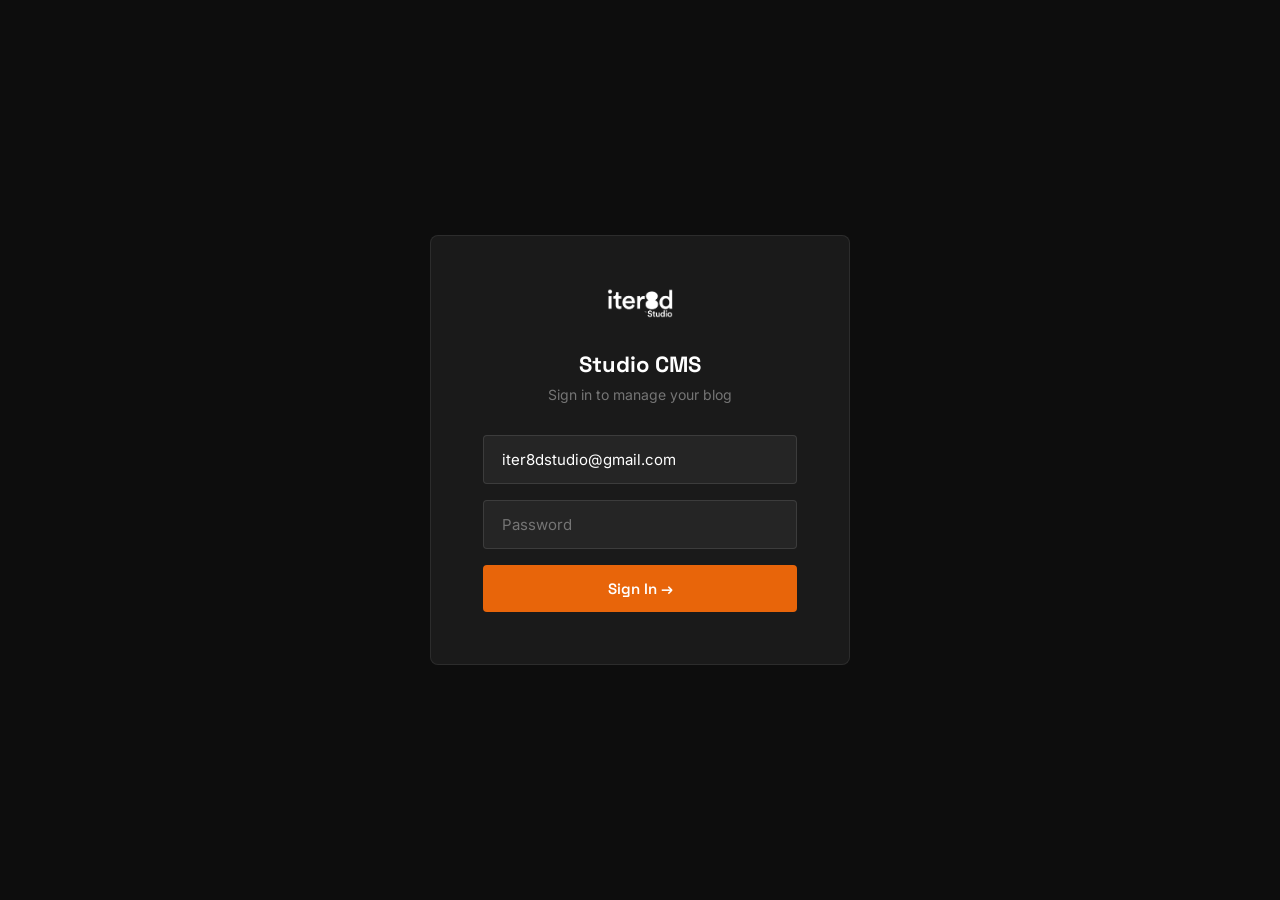
<file: admin.html>
<!DOCTYPE html>
<html lang="en">
<head>
<meta charset="UTF-8">
<meta name="viewport" content="width=device-width, initial-scale=1.0">
<meta name="robots" content="noindex,nofollow">
<title>Admin &#8212; iter8d Studio</title>
<link rel="icon" type="image/x-icon" href="/favicon.ico">
<link rel="preconnect" href="https://fonts.googleapis.com">
<link href="https://fonts.googleapis.com/css2?family=Space+Grotesk:wght@400;500;600;700&family=Inter:wght@400;500&display=swap" rel="stylesheet">
<style>
:root { --orange:#E8650A; }
*, *::before, *::after { box-sizing:border-box;margin:0;padding:0; }
body { font-family:"Inter",sans-serif;background:#0D0D0D;color:white;-webkit-font-smoothing:antialiased; }
.admin-login { min-height:100vh;display:flex;align-items:center;justify-content:center;padding:20px; }
.login-box { background:#1A1A1A;border:1px solid rgba(255,255,255,0.08);border-radius:8px;padding:52px;width:100%;max-width:420px;text-align:center; }
.login-logo img { height:30px;filter:brightness(0) invert(1);margin:0 auto 32px;display:block; }
.login-title { font-family:"Space Grotesk",sans-serif;font-size:22px;font-weight:700;margin-bottom:8px; }
.login-sub { font-size:14px;color:rgba(255,255,255,0.4);margin-bottom:32px; }
.login-input { width:100%;background:rgba(255,255,255,0.05);border:1.5px solid rgba(255,255,255,0.1);border-radius:4px;padding:14px 18px;font-size:15px;color:white;outline:none;margin-bottom:16px;font-family:"Inter",sans-serif; }
.login-input:focus { border-color:var(--orange); }
.login-btn { width:100%;background:var(--orange);color:white;padding:14px;border:none;border-radius:4px;font-family:"Space Grotesk",sans-serif;font-size:15px;font-weight:600;cursor:pointer; }
.login-btn:hover { background:#d45a08; }
.login-error { font-size:13px;color:#e05555;margin-top:12px;display:none; }
.admin-app { display:none;min-height:100vh; }
.admin-sidebar { position:fixed;left:0;top:0;bottom:0;width:240px;background:#111;border-right:1px solid rgba(255,255,255,0.07);padding:28px 20px;display:flex;flex-direction:column;gap:4px;z-index:100; }
.sidebar-logo img { height:24px;filter:brightness(0) invert(1);margin-bottom:36px;display:block; }
.snav { display:flex;align-items:center;gap:12px;padding:11px 14px;border-radius:4px;font-family:"Space Grotesk",sans-serif;font-size:14px;font-weight:500;color:rgba(255,255,255,0.45);cursor:pointer;border:none;background:none;width:100%;text-align:left; }
.snav:hover { background:rgba(255,255,255,0.05);color:white; }
.snav.active { background:rgba(232,101,10,0.12);color:var(--orange); }
.snav svg { width:16px;height:16px;flex-shrink:0; }
.snav-logout { margin-top:auto;color:rgba(255,255,255,0.3); }
.admin-main { margin-left:240px;padding:44px;min-height:100vh; }
.admin-topbar { display:flex;align-items:center;justify-content:space-between;margin-bottom:36px; }
.admin-page-h { font-family:"Space Grotesk",sans-serif;font-size:26px;font-weight:700;letter-spacing:-0.02em; }
.panel { display:none; }
.panel.active { display:block; }
.stats-grid { display:grid;grid-template-columns:repeat(3,1fr);gap:14px;margin-bottom:36px; }
.stat-c { background:#1A1A1A;border-radius:6px;padding:24px;border-left:3px solid var(--orange); }
.stat-c-n { font-family:"Space Grotesk",sans-serif;font-size:34px;font-weight:700; }
.stat-c-l { font-size:12px;color:rgba(255,255,255,0.3);margin-top:6px; }
.posts-list { display:flex;flex-direction:column;gap:2px; }
.post-row { display:flex;align-items:center;justify-content:space-between;padding:16px 22px;background:#1A1A1A;border-radius:4px;gap:14px; }
.pr-title { font-family:"Space Grotesk",sans-serif;font-size:15px;font-weight:600;flex:1; }
.pr-meta { font-size:12px;color:rgba(255,255,255,0.3);margin-top:3px; }
.badge { font-family:"Space Grotesk",sans-serif;font-size:10px;font-weight:700;letter-spacing:0.08em;text-transform:uppercase;padding:4px 11px;border-radius:20px; }
.badge-pub { background:rgba(42,122,58,0.2);color:#5bc876; }
.badge-draft { background:rgba(255,255,255,0.06);color:rgba(255,255,255,0.3); }
.pr-actions { display:flex;gap:7px; }
.pabtn { padding:6px 13px;border-radius:4px;font-family:"Space Grotesk",sans-serif;font-size:11px;font-weight:600;cursor:pointer;border:none; }
.pabtn-edit { background:rgba(255,255,255,0.07);color:rgba(255,255,255,0.6); }
.pabtn-pub { background:rgba(232,101,10,0.15);color:var(--orange); }
.pabtn-del { background:rgba(224,85,85,0.1);color:#e05555; }
.pabtn-unpub { background:rgba(255,255,255,0.04);color:rgba(255,255,255,0.35); }
.editor-card { background:#1A1A1A;border-radius:6px;padding:32px; }
.egroup { display:flex;flex-direction:column;gap:7px;margin-bottom:18px; }
.erow { display:grid;grid-template-columns:1fr 1fr;gap:16px;margin-bottom:18px; }
.elabel { font-family:"Space Grotesk",sans-serif;font-size:11px;font-weight:600;color:rgba(255,255,255,0.3);letter-spacing:0.1em;text-transform:uppercase; }
.einput,.eselect,.etextarea { background:rgba(255,255,255,0.05);border:1.5px solid rgba(255,255,255,0.08);border-radius:4px;padding:12px 15px;font-size:15px;color:white;outline:none;font-family:"Inter",sans-serif;width:100%; }
.einput:focus,.eselect:focus,.etextarea:focus { border-color:var(--orange); }
.einput::placeholder,.etextarea::placeholder { color:rgba(255,255,255,0.2); }
.eselect { appearance:none;cursor:pointer;color:rgba(255,255,255,0.65); }
.eselect option { background:#222; }
.etextarea { resize:vertical;min-height:70px; }
.content-editor-wrap { border:1.5px solid rgba(255,255,255,0.08);border-radius:4px;overflow:hidden; }
.toolbar { display:flex;gap:3px;padding:8px;border-bottom:1px solid rgba(255,255,255,0.06);flex-wrap:wrap;background:rgba(255,255,255,0.03); }
.tbtn { padding:5px 11px;border:none;background:rgba(255,255,255,0.05);color:rgba(255,255,255,0.55);border-radius:3px;font-size:12px;cursor:pointer;font-family:"Space Grotesk",sans-serif;font-weight:500; }
.tbtn:hover { background:var(--orange);color:white; }
.ceditable { padding:20px;min-height:280px;color:rgba(255,255,255,0.8);font-size:15px;line-height:1.8;outline:none; }
.ceditable:empty::before { content:"Write your post here...";color:rgba(255,255,255,0.18); }
.ceditable h2 { font-family:"Space Grotesk",sans-serif;font-size:22px;font-weight:700;color:white;margin:24px 0 10px; }
.ceditable h3 { font-family:"Space Grotesk",sans-serif;font-size:18px;font-weight:700;color:white;margin:18px 0 8px; }
.ceditable blockquote { border-left:3px solid var(--orange);padding:12px 18px;background:rgba(255,255,255,0.03);margin:18px 0;font-style:italic;color:rgba(255,255,255,0.45); }
.ceditable a { color:var(--orange); }
.editor-actions { display:flex;gap:10px;margin-top:18px; }
.btn-draft { background:rgba(255,255,255,0.07);color:rgba(255,255,255,0.65);padding:12px 26px;border:none;border-radius:4px;font-family:"Space Grotesk",sans-serif;font-size:14px;font-weight:600;cursor:pointer; }
.btn-pub,.new-post-btn { background:var(--orange);color:white;padding:12px 28px;border:none;border-radius:4px;font-family:"Space Grotesk",sans-serif;font-size:14px;font-weight:600;cursor:pointer; }
.btn-pub:hover,.new-post-btn:hover { background:#d45a08; }
.notice { font-size:13px;color:rgba(255,255,255,0.4);line-height:1.7;max-width:560px;background:#1A1A1A;border-left:3px solid var(--orange);padding:14px 18px;border-radius:0 4px 4px 0; }
.admin-sub { font-family:"Space Grotesk",sans-serif;font-size:12px;font-weight:600;letter-spacing:.1em;text-transform:uppercase;color:rgba(255,255,255,0.35);margin:30px 0 14px; }
.top-head,.top-row { display:flex;align-items:center;gap:14px;padding:12px 22px; }
.top-head { font-family:"Space Grotesk",sans-serif;font-size:11px;font-weight:600;letter-spacing:.08em;text-transform:uppercase;color:rgba(255,255,255,0.3); }
.top-row { background:#1A1A1A;border-radius:4px; }
.top-title { flex:1;font-family:"Space Grotesk",sans-serif;font-size:14px;font-weight:600; }
.top-num { width:78px;text-align:right;font-family:"Space Grotesk",sans-serif;font-size:14px; }
.top-num.dim { color:rgba(255,255,255,0.45); }
.toast { position:fixed;bottom:28px;right:28px;background:#1A1A1A;border:1px solid rgba(255,255,255,0.08);border-left:3px solid var(--orange);color:white;padding:13px 18px;border-radius:4px;font-family:"Space Grotesk",sans-serif;font-size:13px;font-weight:500;opacity:0;transform:translateY(8px);transition:all 0.3s;z-index:9999;pointer-events:none; }
.toast.show { opacity:1;transform:translateY(0); }
@media (max-width:800px){ .admin-sidebar{position:static;width:100%;flex-direction:row;flex-wrap:wrap;padding:14px;} .sidebar-logo img{margin:0 16px 0 0;} .snav-logout{margin-top:0;margin-left:auto;} .snav{width:auto;} .admin-main{margin-left:0;padding:20px;} .admin-app.on{display:block !important;} .stats-grid,.erow{grid-template-columns:1fr;} .post-row{flex-wrap:wrap;} }
</style>
</head>
<body>

<div class="admin-login" id="loginScreen">
  <div class="login-box">
    <div class="login-logo"><img src="[data-uri]" alt="iter8d Studio"></div>
    <h1 class="login-title">Studio CMS</h1>
    <p class="login-sub">Sign in to manage your blog</p>
    <input class="login-input" type="email" id="emInput" placeholder="Admin email" value="iter8dstudio@gmail.com" autocomplete="username">
    <input class="login-input" type="password" id="pwInput" placeholder="Password" autocomplete="current-password">
    <button class="login-btn" id="loginBtn">Sign In &rarr;</button>
    <p class="login-error" id="loginErr">Incorrect password. Please try again.</p>
  </div>
</div>

<div class="admin-app" id="adminApp">
  <aside class="admin-sidebar">
    <div class="sidebar-logo"><img src="[data-uri]" alt="iter8d Studio"></div>
    <button class="snav active" data-p="dashboard">
      <svg viewBox="0 0 16 16" fill="none" stroke="currentColor" stroke-width="1.5"><rect x="1" y="1" width="6" height="6" rx="1"/><rect x="9" y="1" width="6" height="6" rx="1"/><rect x="1" y="9" width="6" height="6" rx="1"/><rect x="9" y="9" width="6" height="6" rx="1"/></svg>Dashboard
    </button>
    <button class="snav" data-p="posts">
      <svg viewBox="0 0 16 16" fill="none" stroke="currentColor" stroke-width="1.5"><rect x="2" y="2" width="12" height="12" rx="1"/><path d="M5 6h6M5 9h4"/></svg>All Posts
    </button>
    <button class="snav" data-p="editor">
      <svg viewBox="0 0 16 16" fill="none" stroke="currentColor" stroke-width="1.5"><path d="M11 2l3 3-8 8H3v-3L11 2z"/></svg>New Post
    </button>
    <button class="snav snav-logout" id="logoutBtn">
      <svg viewBox="0 0 16 16" fill="none" stroke="currentColor" stroke-width="1.5"><path d="M6 2H3a1 1 0 00-1 1v10a1 1 0 001 1h3M11 11l3-3-3-3M14 8H6"/></svg>Sign Out
    </button>
  </aside>

  <main class="admin-main">
    <div class="panel active" id="panel-dashboard">
      <div class="admin-topbar"><h1 class="admin-page-h">Dashboard</h1><button class="new-post-btn" onclick="goEditor()">+ New Post</button></div>
      <div class="stats-grid">
        <div class="stat-c"><div class="stat-c-n" id="sTotal">0</div><div class="stat-c-l">Total Posts</div></div>
        <div class="stat-c"><div class="stat-c-n" id="sPub">0</div><div class="stat-c-l">Published</div></div>
        <div class="stat-c"><div class="stat-c-n" id="sDraft">0</div><div class="stat-c-l">Drafts</div></div>
      </div>
      <h2 class="admin-sub">Article views</h2>
      <div class="stats-grid">
        <div class="stat-c"><div class="stat-c-n" id="vw7">&ndash;</div><div class="stat-c-l">Last 7 days</div></div>
        <div class="stat-c"><div class="stat-c-n" id="vw30">&ndash;</div><div class="stat-c-l">Last 30 days</div></div>
        <div class="stat-c"><div class="stat-c-n" id="vwAll">&ndash;</div><div class="stat-c-l">All time</div></div>
      </div>
      <h2 class="admin-sub">Top posts</h2>
      <div class="posts-list" id="topPosts"><p style="color:rgba(255,255,255,0.3);padding:20px;">Loading&hellip;</p></div>
      <p style="font-size:12px;color:rgba(255,255,255,0.3);margin:12px 0 30px;line-height:1.6;">Counts article page loads from real visitors. Search-engine bots are excluded, and so is the View button in this admin. A visitor refreshing the page counts again.</p>
      <p class="notice">Posts are saved to your Supabase database. Anything you publish appears on the blog for every visitor straight away. The three starter articles are built into the site code and are not editable here.</p>
    </div>

    <div class="panel" id="panel-posts">
      <div class="admin-topbar"><h1 class="admin-page-h">All Posts</h1><button class="new-post-btn" onclick="goEditor()">+ New Post</button></div>
      <div class="posts-list" id="postsList"></div>
    </div>

    <div class="panel" id="panel-editor">
      <div class="admin-topbar"><h1 class="admin-page-h" id="editorHeading">New Post</h1></div>
      <div class="editor-card">
        <input type="hidden" id="editId">
        <div class="egroup"><label class="elabel">Post Title *</label><input class="einput" type="text" id="eTitle" placeholder="Write a compelling title..."></div>
        <div class="egroup"><label class="elabel">Web address (URL slug)</label><input class="einput" type="text" id="eSlug" placeholder="filled in automatically from the title"><p style="font-size:12px;color:rgba(255,255,255,0.3);line-height:1.6">Appears as iter8dstudio.com/blog/<b>your-slug</b>. Use lowercase words and hyphens. Do not change it after publishing, or old links will break.</p></div>
        <div class="erow">
          <div class="egroup" style="margin-bottom:0"><label class="elabel">Category</label>
            <select class="eselect" id="eCat"><option>Design</option><option>UI/UX</option><option>Industrial Design</option><option>3D Rendering</option><option>Motion</option><option>CAD</option><option>Business</option><option>Process</option></select></div>
          <div class="egroup" style="margin-bottom:0"><label class="elabel">SEO Meta Description</label><input class="einput" type="text" id="eMeta" placeholder="Short description shown in Google results..." maxlength="160"></div>
        </div>
        <div class="egroup" style="margin-top:18px;"><label class="elabel">Excerpt (shown on blog listing)</label><textarea class="etextarea" id="eExcerpt" placeholder="A brief summary of the post (2-3 sentences)..."></textarea></div>
        <div class="egroup"><label class="elabel">Post Content *</label>
          <div class="content-editor-wrap">
            <div class="toolbar">
              <button class="tbtn" onclick="ef('bold')"><b>B</b></button>
              <button class="tbtn" onclick="ef('italic')"><i>I</i></button>
              <button class="tbtn" onclick="ef('underline')"><u>U</u></button>
              <button class="tbtn" onclick="eb('h2')">H2</button>
              <button class="tbtn" onclick="eb('h3')">H3</button>
              <button class="tbtn" onclick="ef('insertUnorderedList')">&#8226; List</button>
              <button class="tbtn" onclick="ef('insertOrderedList')">1. List</button>
              <button class="tbtn" onclick="eb('blockquote')">&ldquo; Quote</button>
              <button class="tbtn" onclick="elink()">Link</button>
              <button class="tbtn" onclick="ef('removeFormat')">Clear</button>
            </div>
            <div class="ceditable" id="eContent" contenteditable="true" spellcheck="true"></div>
          </div>
        </div>
        <div class="editor-actions">
          <button class="btn-draft" onclick="savePost('draft')">Save Draft</button>
          <button class="btn-pub" onclick="savePost('published')">Publish Live</button>
        </div>
      </div>
    </div>
  </main>
</div>
<div class="toast" id="toast"></div>

<script>
var SB_URL = 'https://klqhymenbaribxwdifyy.supabase.co', SB_KEY = 'sb_publishable_8U-bvb2yjxzH5KkfXI1sFg_EMhCu-l-';
var session = null, POSTS = [];
function esc(s) { var d = document.createElement('div'); d.textContent = s == null ? '' : s; return d.innerHTML; }
function toast(msg, color) { var t = document.getElementById('toast'); t.textContent = msg; t.style.borderLeftColor = color || '#E8650A'; t.classList.add('show'); setTimeout(function() { t.classList.remove('show'); }, 3500); }

function saveSession(s) {
  session = { access_token: s.access_token, refresh_token: s.refresh_token, expires_at: Date.now() + (s.expires_in || 3600) * 1000 - 60000 };
  sessionStorage.setItem('iter8d_sb', JSON.stringify(session));
}
function loadSession() { try { session = JSON.parse(sessionStorage.getItem('iter8d_sb')); } catch (e) { session = null; } }
function authCall(grant, body) {
  return fetch(SB_URL + '/auth/v1/token?grant_type=' + grant, { method: 'POST', headers: { apikey: SB_KEY, 'Content-Type': 'application/json' }, body: JSON.stringify(body) }).then(function(r) { return r.json(); });
}
function refreshSession() {
  return authCall('refresh_token', { refresh_token: session.refresh_token }).then(function(s) { if (!s.access_token) throw new Error('Session expired. Please sign in again.'); saveSession(s); });
}
function api(path, opts) {
  opts = opts || {};
  function go() {
    var h = { apikey: SB_KEY, 'Content-Type': 'application/json', Authorization: 'Bearer ' + session.access_token };
    if (opts.prefer) h.Prefer = opts.prefer;
    return fetch(SB_URL + '/rest/v1/' + path, { method: opts.method || 'GET', headers: h, body: opts.body });
  }
  var first = session.expires_at < Date.now() ? refreshSession().then(go) : go();
  return first.then(function(r) { return r.status === 401 ? refreshSession().then(go) : r; }).then(function(r) {
    if (!r.ok) return r.text().then(function(t) { throw new Error(t || ('Error ' + r.status)); });
    return r.text().then(function(t) { return t ? JSON.parse(t) : null; });
  });
}

var emInput = document.getElementById('emInput'), pwInput = document.getElementById('pwInput'), loginErr = document.getElementById('loginErr');
function showApp() {
  document.getElementById('loginScreen').style.display = 'none';
  var app = document.getElementById('adminApp'); app.style.display = 'flex'; app.classList.add('on');
  loadPosts();
}
function showLogin(msg) {
  document.getElementById('adminApp').style.display = 'none'; document.getElementById('loginScreen').style.display = 'flex';
  if (msg) { loginErr.textContent = msg; loginErr.style.display = 'block'; }
}
function doLogin() {
  var btn = document.getElementById('loginBtn'); btn.disabled = true; btn.textContent = 'Signing in\u2026'; loginErr.style.display = 'none';
  authCall('password', { email: emInput.value.trim(), password: pwInput.value }).then(function(s) {
    btn.disabled = false; btn.innerHTML = 'Sign In &rarr;';
    if (s.access_token) { saveSession(s); pwInput.value = ''; showApp(); }
    else { loginErr.textContent = 'Sign in failed: ' + (s.error_description || s.msg || 'check your email and password.'); loginErr.style.display = 'block'; }
  }).catch(function() { btn.disabled = false; btn.innerHTML = 'Sign In &rarr;'; loginErr.textContent = 'Network error. Please try again.'; loginErr.style.display = 'block'; });
}
document.getElementById('loginBtn').addEventListener('click', doLogin);
pwInput.addEventListener('keydown', function(e) { if (e.key === 'Enter') doLogin(); });
document.getElementById('logoutBtn').addEventListener('click', function() { sessionStorage.removeItem('iter8d_sb'); session = null; POSTS = []; pwInput.value = ''; showLogin(); });

document.querySelectorAll('.snav[data-p]').forEach(function(btn) {
  btn.addEventListener('click', function() { var p = this.dataset.p; if (p === 'editor') { goEditor(); return; } showPanel(p); });
});
function showPanel(name) {
  document.querySelectorAll('.panel').forEach(function(el) { el.classList.remove('active'); });
  document.querySelectorAll('.snav').forEach(function(el) { el.classList.remove('active'); });
  document.getElementById('panel-' + name).classList.add('active');
  var nav = document.querySelector('.snav[data-p="' + name + '"]'); if (nav) nav.classList.add('active');
}
function loadPosts() {
  return api('posts?select=*&order=date.desc').then(function(rows) { POSTS = rows || []; refreshStats(); renderPosts(); return loadStats(); })
    .catch(function(e) { toast('Could not load posts: ' + e.message, '#e05555'); });
}
function refreshStats() {
  document.getElementById('sTotal').textContent = POSTS.length;
  document.getElementById('sPub').textContent = POSTS.filter(function(p) { return p.status === 'published'; }).length;
  document.getElementById('sDraft').textContent = POSTS.filter(function(p) { return p.status === 'draft'; }).length;
}
function renderPosts() {
  var list = document.getElementById('postsList');
  if (!POSTS.length) { list.innerHTML = '<p style="color:rgba(255,255,255,0.3);padding:20px;">No posts yet. Click "+ New Post" to write your first one.</p>'; return; }
  list.innerHTML = POSTS.map(function(p) {
    var d = new Date(p.date).toLocaleDateString('en-GB', { day: 'numeric', month: 'short', year: 'numeric' });
    var pubBtn = p.status === 'published' ? '<button class="pabtn pabtn-unpub" onclick="toggleStatus(\'' + p.id + '\')">Unpublish</button>' : '<button class="pabtn pabtn-pub" onclick="toggleStatus(\'' + p.id + '\')">Publish</button>';
    var vurl = p.slug ? ('/blog/' + encodeURIComponent(p.slug)) : ('/post?id=' + encodeURIComponent(p.id));
    var view = p.status === 'published' ? '<a class="pabtn pabtn-edit" style="text-decoration:none" target="_blank" href="' + vurl + (vurl.indexOf('?') > -1 ? '&' : '?') + 'nc=1">View</a>' : '';
    return '<div class="post-row"><div><div class="pr-title">' + esc(p.title) + '</div><div class="pr-meta">' + esc(p.category) + ' &nbsp;&bull;&nbsp; ' + d + viewsText(p.slug) + '</div></div><span class="badge badge-' + (p.status === 'published' ? 'pub' : 'draft') + '">' + p.status + '</span><div class="pr-actions">' + view + '<button class="pabtn pabtn-edit" onclick="goEditor(\'' + p.id + '\')">Edit</button>' + pubBtn + '<button class="pabtn pabtn-del" onclick="delPost(\'' + p.id + '\')">Delete</button></div></div>';
  }).join('');
}
function goEditor(id) {
  resetEditor(); if (id) loadForEdit(id);
  showPanel('editor'); document.getElementById('editorHeading').textContent = id ? 'Edit Post' : 'New Post';
}
function resetEditor() {
  ['editId', 'eTitle', 'eSlug', 'eExcerpt', 'eMeta'].forEach(function(i) { document.getElementById(i).value = ''; });
  document.getElementById('eContent').innerHTML = ''; document.getElementById('eCat').value = 'Design'; slugTouched = false;
}
function loadForEdit(id) {
  var p = POSTS.filter(function(x) { return x.id === id; })[0]; if (!p) return;
  document.getElementById('editId').value = id; document.getElementById('eTitle').value = p.title;
  document.getElementById('eCat').value = p.category || 'Design'; document.getElementById('eExcerpt').value = p.excerpt || '';
  document.getElementById('eMeta').value = p.meta || ''; document.getElementById('eContent').innerHTML = p.content || '';
  document.getElementById('eSlug').value = p.slug || ''; slugTouched = true;
}
function savePost(status) {
  var title = document.getElementById('eTitle').value.trim();
  if (!title) { toast('Please add a title first.', '#e05555'); return; }
  var content = document.getElementById('eContent').innerHTML.trim();
  if (!content) { toast('Please write some content.', '#e05555'); return; }
  var id = document.getElementById('editId').value || ('post_' + Date.now());
  var slug = slugify(document.getElementById('eSlug').value) || slugify(title) || id;
  document.getElementById('eSlug').value = slug;
  var existing = POSTS.filter(function(x) { return x.id === id; })[0];
  var words = content.replace(/<[^>]+>/g, ' ').split(/\s+/).filter(Boolean).length;
  var row = { id: id, title: title, slug: slug, status: status, category: document.getElementById('eCat').value,
    excerpt: document.getElementById('eExcerpt').value.trim(), meta: document.getElementById('eMeta').value.trim(), content: content,
    read_time: Math.max(1, Math.round(words / 200)) + ' min read', date: existing ? existing.date : new Date().toISOString(), updated: new Date().toISOString() };
  api('posts?on_conflict=id', { method: 'POST', body: JSON.stringify(row), prefer: 'resolution=merge-duplicates,return=minimal' })
    .then(function() { toast(status === 'published' ? 'Published! It is now live on the blog.' : 'Draft saved.', status === 'published' ? '#2a7a3a' : '#E8650A'); document.getElementById('editId').value = id; return loadPosts(); })
    .then(function() { if (status === 'published') showPanel('posts'); })
    .catch(function(e) { toast(/23505|duplicate/i.test(e.message) ? 'That web address (slug) is already used by another post. Please change it.' : 'Save failed: ' + e.message, '#e05555'); });
}
function toggleStatus(id) {
  var p = POSTS.filter(function(x) { return x.id === id; })[0]; if (!p) return;
  var next = p.status === 'published' ? 'draft' : 'published';
  api('posts?id=eq.' + encodeURIComponent(id), { method: 'PATCH', body: JSON.stringify({ status: next, updated: new Date().toISOString() }), prefer: 'return=minimal' })
    .then(function() { toast(next === 'published' ? 'Post published!' : 'Post unpublished.'); return loadPosts(); })
    .catch(function(e) { toast('Update failed: ' + e.message, '#e05555'); });
}
function delPost(id) {
  if (!confirm('Delete this post permanently?')) return;
  api('posts?id=eq.' + encodeURIComponent(id), { method: 'DELETE', prefer: 'return=minimal' })
    .then(function() { toast('Post deleted.'); return loadPosts(); })
    .catch(function(e) { toast('Delete failed: ' + e.message, '#e05555'); });
}
function ef(cmd) { document.execCommand(cmd, false, null); document.getElementById('eContent').focus(); }
function eb(tag) { document.execCommand('formatBlock', false, tag); document.getElementById('eContent').focus(); }
function elink() { var url = prompt('Enter URL (include https://):'); if (url) document.execCommand('createLink', false, url); }

var STATS = {}, TITLE_MAP = {}, SEED_LOADED = false;
function viewsText(slug) {
  var s = STATS[slug]; if (!s) return '';
  return ' &nbsp;&bull;&nbsp; ' + s.views_7d + ' views (7d) &nbsp;&bull;&nbsp; ' + s.views_all + ' total';
}
function loadSeedTitles() {
  if (SEED_LOADED) return Promise.resolve();
  return fetch('/seed-posts.json').then(function(r) { return r.ok ? r.json() : []; }).then(function(list) {
    list.forEach(function(s) { TITLE_MAP[s.slug] = s.title; }); SEED_LOADED = true;
  }).catch(function() {});
}
function loadStats() {
  POSTS.forEach(function(p) { if (p.slug) TITLE_MAP[p.slug] = p.title; });
  return loadSeedTitles().then(function() { return api('rpc/post_view_stats', { method: 'POST', body: '{}' }); })
    .then(function(rows) {
      STATS = {};
      (rows || []).forEach(function(r) { STATS[r.slug] = { views_7d: +r.views_7d, views_30d: +r.views_30d, views_all: +r.views_all }; });
      renderStats(); renderPosts();
    })
    .catch(function(e) {
      var msg = /post_view_stats|PGRST202|404|schema cache/i.test(String(e.message))
        ? 'Analytics are not set up yet. Run the analytics SQL in Supabase, then reload this page.'
        : 'Could not load analytics: ' + esc(e.message);
      document.getElementById('topPosts').innerHTML = '<p style="color:rgba(255,255,255,0.4);padding:20px;">' + msg + '</p>';
    });
}
function renderStats() {
  var t7 = 0, t30 = 0, tAll = 0, arr = [];
  Object.keys(STATS).forEach(function(slug) { var s = STATS[slug]; t7 += s.views_7d; t30 += s.views_30d; tAll += s.views_all; arr.push({ slug: slug, s: s }); });
  document.getElementById('vw7').textContent = t7;
  document.getElementById('vw30').textContent = t30;
  document.getElementById('vwAll').textContent = tAll;
  arr.sort(function(a, b) { return (b.s.views_30d - a.s.views_30d) || (b.s.views_all - a.s.views_all); });
  var top = arr.slice(0, 5);
  document.getElementById('topPosts').innerHTML = top.length
    ? '<div class="top-head"><span class="top-title">Post</span><span class="top-num">7 days</span><span class="top-num">30 days</span><span class="top-num">All time</span></div>' +
      top.map(function(r) {
        return '<div class="top-row"><span class="top-title">' + esc(TITLE_MAP[r.slug] || r.slug) + '</span><span class="top-num">' + r.s.views_7d + '</span><span class="top-num">' + r.s.views_30d + '</span><span class="top-num dim">' + r.s.views_all + '</span></div>';
      }).join('')
    : '<p style="color:rgba(255,255,255,0.3);padding:20px;">No views recorded yet. They appear here once visitors open your articles.</p>';
}

var slugTouched = false;
function slugify(s) { return (s || '').toLowerCase().replace(/[^a-z0-9]+/g, '-').replace(/^-+|-+$/g, '').slice(0, 90).replace(/-+$/, ''); }
document.getElementById('eTitle').addEventListener('input', function() { if (!slugTouched && !document.getElementById('editId').value) document.getElementById('eSlug').value = slugify(this.value); });
document.getElementById('eSlug').addEventListener('input', function() { slugTouched = true; });

loadSession();
if (session && session.refresh_token) { showApp(); }
</script>
</body>
</html>
</file>
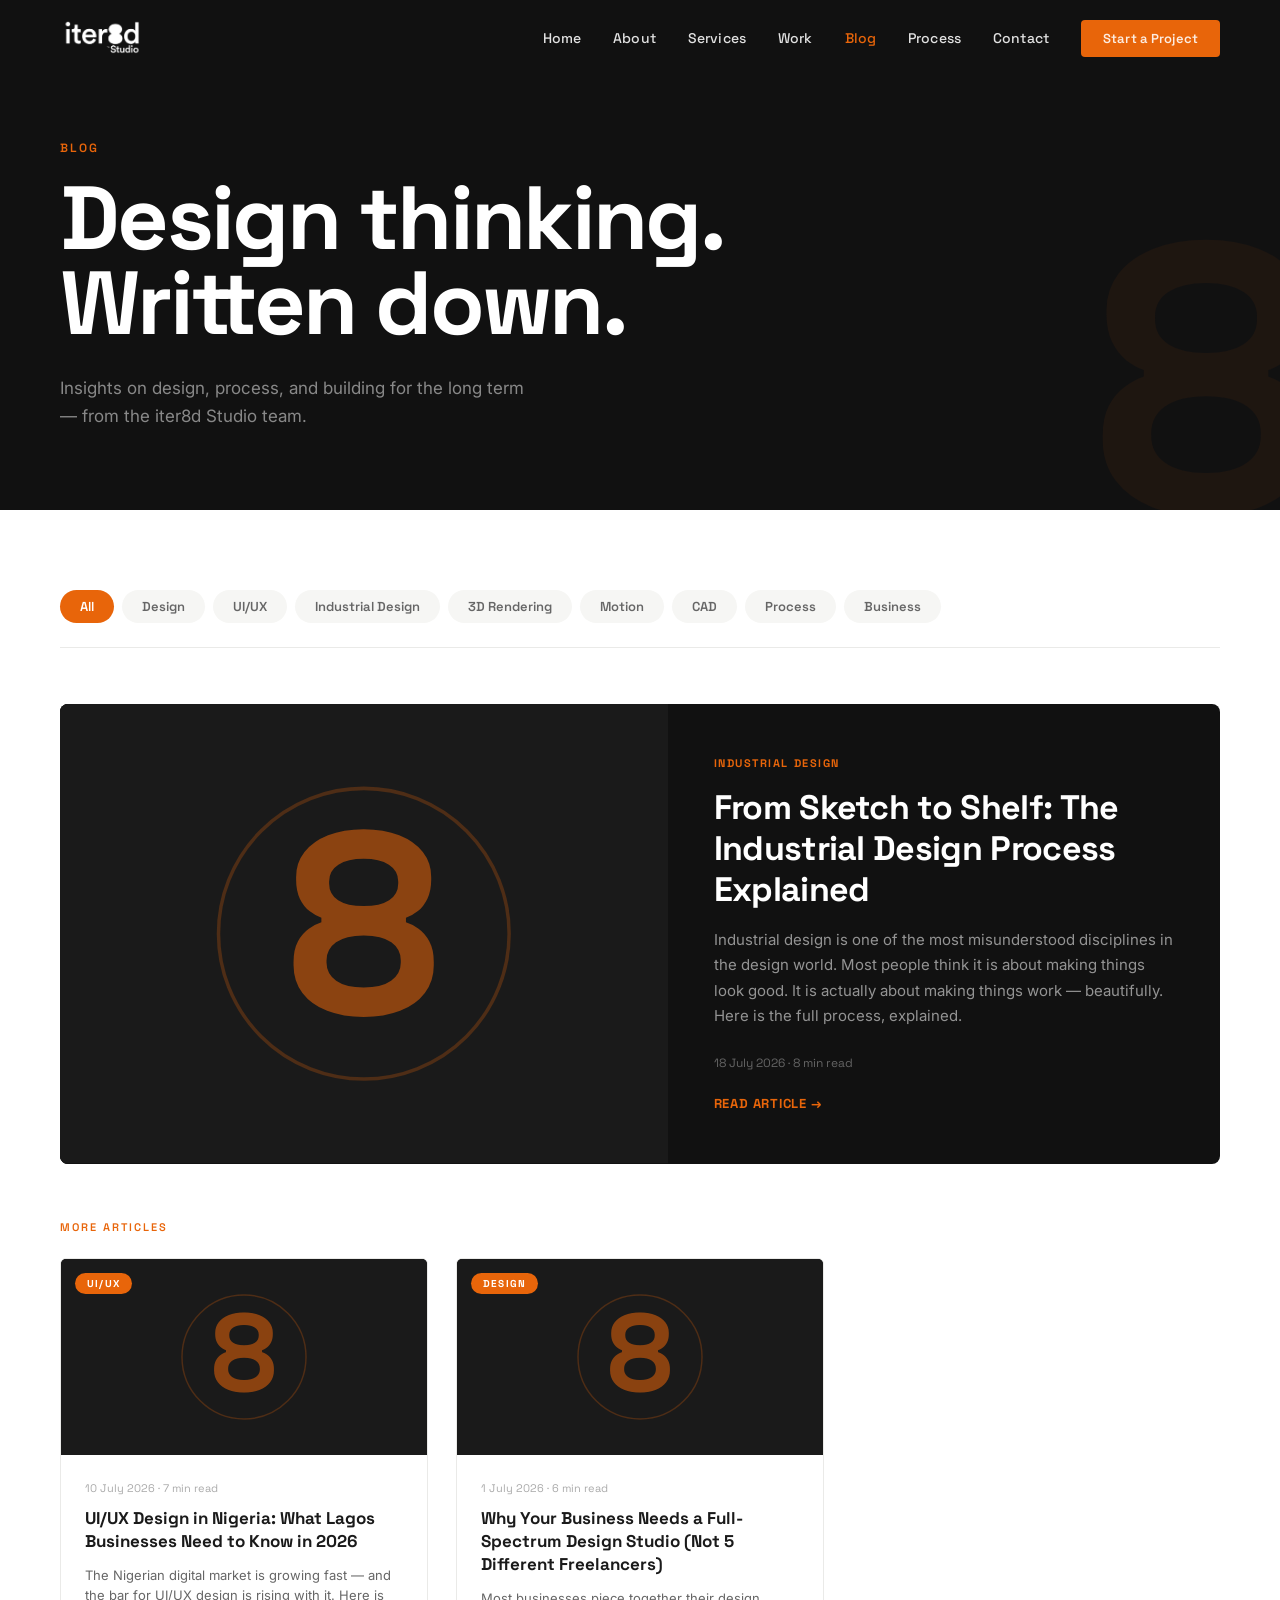
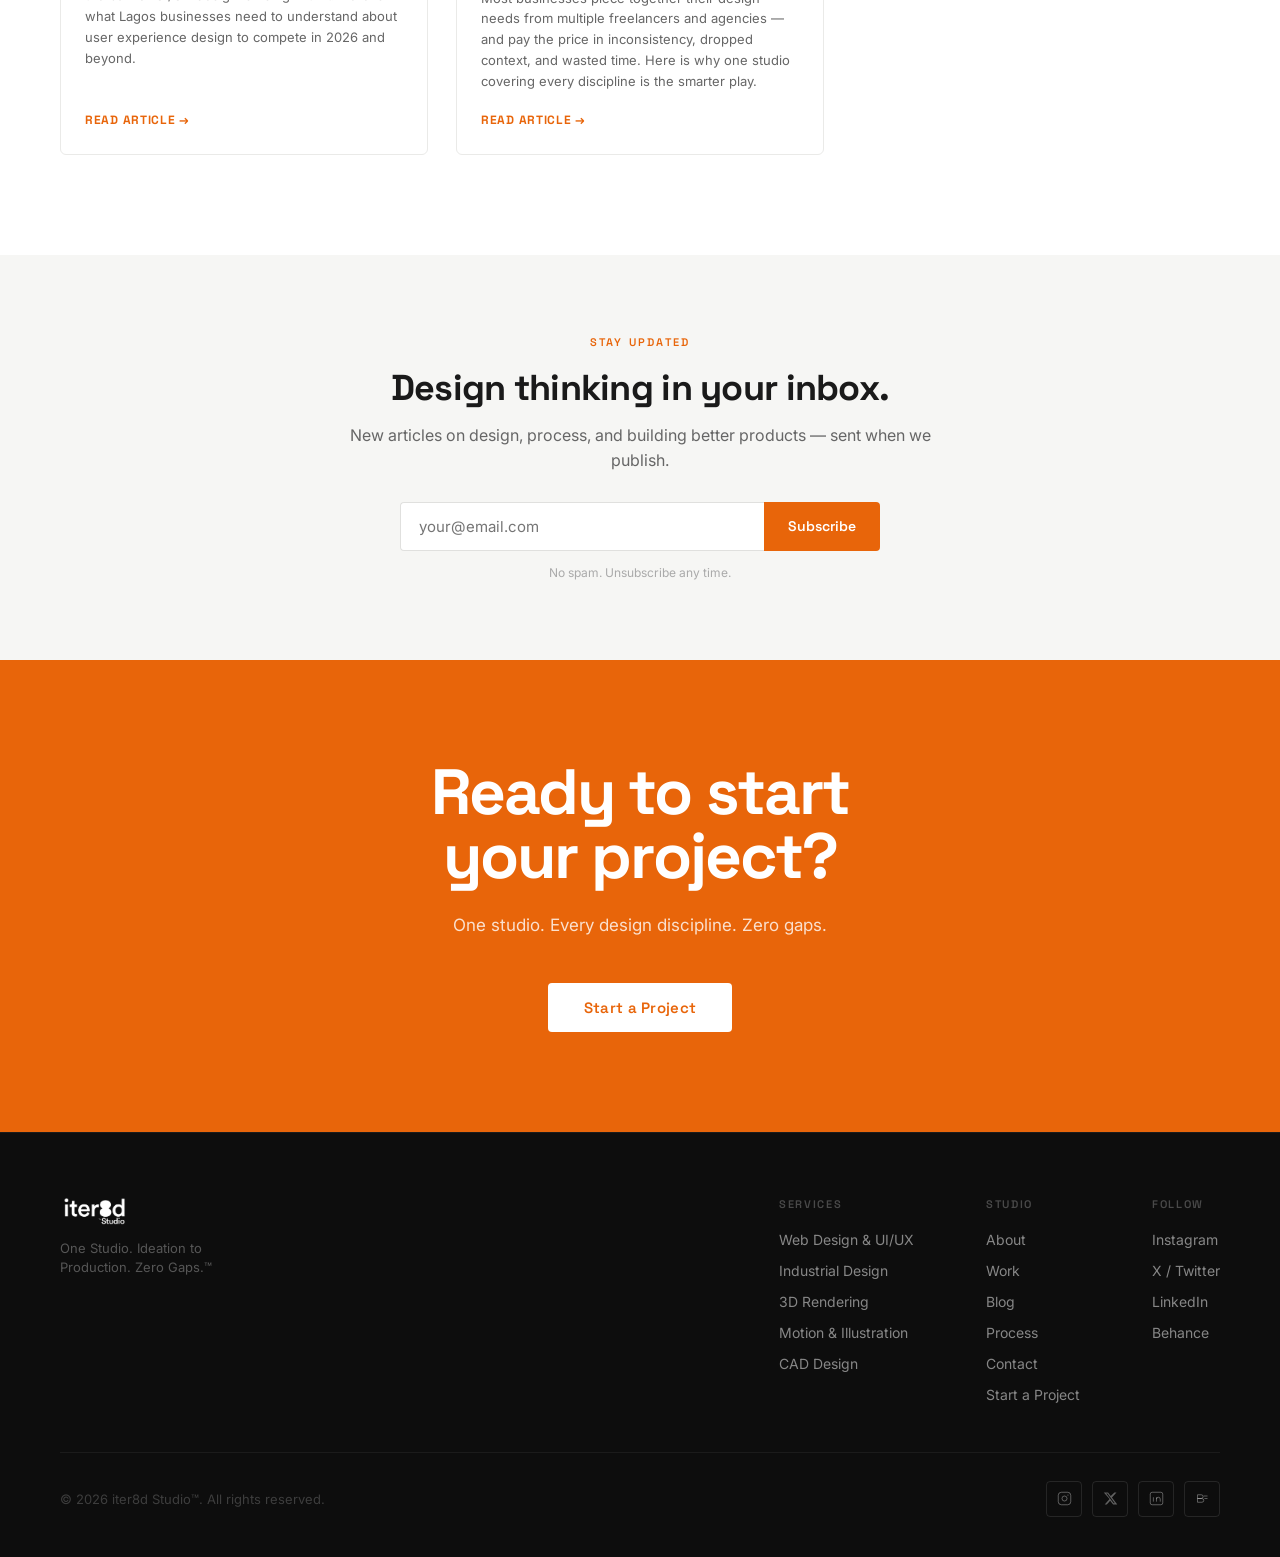
<file: blog.html>
<!DOCTYPE html>
<html lang="en">
<head>
<meta charset="UTF-8">
<meta name="viewport" content="width=device-width, initial-scale=1.0">
<title>Blog &#8212; iter8d Studio</title>
<meta name="description" content="Design insights, process breakdowns and studio thinking from iter8d Studio.">
<link rel="icon" type="image/x-icon" href="/favicon.ico">
<link rel="icon" type="image/png" sizes="32x32" href="/favicon-32x32.png">
<link rel="apple-touch-icon" sizes="180x180" href="/apple-touch-icon.png">
<link rel="preconnect" href="https://fonts.googleapis.com">
<link rel="preconnect" href="https://fonts.gstatic.com" crossorigin>
<link href="https://fonts.googleapis.com/css2?family=Space+Grotesk:wght@300;400;500;600;700&family=Inter:wght@300;400;500;600&display=swap" rel="stylesheet">
<link rel="stylesheet" href="shared.css">
<style>
.blog-hero{min-height:56vh;background:var(--dark);display:flex;flex-direction:column;justify-content:flex-end;padding:140px 60px 80px;position:relative;overflow:hidden}
.blog-hero-bg{position:absolute;right:-40px;bottom:-60px;font-family:"Space Grotesk",sans-serif;font-size:380px;font-weight:700;color:rgba(232,101,10,.06);line-height:1;pointer-events:none;user-select:none}
.blog-main{padding:80px 60px 100px;background:var(--white)}
.blog-filter-bar{display:flex;gap:8px;flex-wrap:wrap;margin-bottom:56px;padding-bottom:24px;border-bottom:1px solid #EAEAE8}
.blog-filter-btn{font-family:"Space Grotesk",sans-serif;font-size:13px;font-weight:600;color:var(--midgray);background:var(--offwhite);border:none;padding:8px 20px;border-radius:24px;cursor:pointer}
.blog-filter-btn:hover{background:var(--card-bg);color:var(--black)}
.blog-filter-btn.active{background:var(--orange);color:var(--white)}
.blog-featured{display:grid;grid-template-columns:1.1fr 1fr;border-radius:8px;overflow:hidden;background:var(--dark);margin-bottom:56px;min-height:400px;text-decoration:none}
.bf-visual{background:#0D0D0D;min-height:300px;overflow:hidden}
.bf-visual svg{width:100%;height:100%;display:block}
.bf-body{padding:52px 46px;display:flex;flex-direction:column;justify-content:center}
.bf-tag{font-family:"Space Grotesk",sans-serif;font-size:11px;font-weight:700;letter-spacing:.14em;text-transform:uppercase;color:var(--orange);margin-bottom:18px}
.bf-title{font-family:"Space Grotesk",sans-serif;font-size:clamp(22px,2.8vw,34px);font-weight:700;color:var(--white);line-height:1.2;letter-spacing:-.02em;margin-bottom:16px}
.bf-excerpt{font-size:15px;color:rgba(255,255,255,.55);line-height:1.7;margin-bottom:26px}
.bf-meta{font-family:"Space Grotesk",sans-serif;font-size:12px;color:rgba(255,255,255,.35);margin-bottom:24px}
.bf-cta{font-family:"Space Grotesk",sans-serif;font-size:13px;font-weight:700;color:var(--orange);letter-spacing:.06em;text-transform:uppercase}
.blog-grid-label{font-family:"Space Grotesk",sans-serif;font-size:11px;font-weight:600;letter-spacing:.18em;text-transform:uppercase;color:var(--orange);margin-bottom:24px}
.blog-grid{display:grid;grid-template-columns:repeat(3,1fr);gap:28px}
.blog-card{display:flex;flex-direction:column;background:var(--white);border:1px solid #EAEAE8;border-radius:6px;overflow:hidden;text-decoration:none;transition:box-shadow .25s,transform .25s}
.blog-card:hover{box-shadow:0 16px 48px rgba(0,0,0,.1);transform:translateY(-4px)}
.bc-thumb{height:196px;position:relative;overflow:hidden;background:#1A1A1A}
.bc-thumb svg{width:100%;height:100%;display:block}
.bc-cat-badge{position:absolute;top:14px;left:14px;font-family:"Space Grotesk",sans-serif;font-size:10px;font-weight:700;letter-spacing:.12em;text-transform:uppercase;color:var(--white);background:var(--orange);padding:4px 12px;border-radius:20px}
.bc-body{padding:26px 24px;flex:1;display:flex;flex-direction:column}
.bc-meta{font-family:"Space Grotesk",sans-serif;font-size:11px;color:var(--gray);margin-bottom:12px}
.bc-title{font-family:"Space Grotesk",sans-serif;font-size:17px;font-weight:700;color:var(--black);line-height:1.35;margin-bottom:12px}
.bc-excerpt{font-size:13px;color:var(--midgray);line-height:1.6;margin-bottom:20px;flex:1}
.bc-read-link{font-family:"Space Grotesk",sans-serif;font-size:12px;font-weight:700;color:var(--orange);letter-spacing:.06em;text-transform:uppercase}
.blog-state{text-align:center;padding:60px 20px;color:var(--midgray);font-size:15px}
.newsletter-strip{padding:80px 60px;background:var(--offwhite)}
.ns-inner{max-width:640px;margin:0 auto;text-align:center}
.ns-title{font-family:"Space Grotesk",sans-serif;font-size:clamp(24px,3vw,36px);font-weight:700;color:var(--black);letter-spacing:-.02em;margin-bottom:12px}
.ns-sub{font-size:16px;color:var(--midgray);margin-bottom:28px;line-height:1.6}
.ns-form{display:flex;max-width:480px;margin:0 auto}
.ns-input{flex:1;background:var(--white);border:1.5px solid #E0E0DE;border-right:none;border-radius:4px 0 0 4px;padding:14px 18px;font-family:"Inter",sans-serif;font-size:15px;outline:none}
.ns-input:focus{border-color:var(--orange)}
.ns-btn{background:var(--orange);color:var(--white);border:none;padding:14px 24px;border-radius:0 4px 4px 0;font-family:"Space Grotesk",sans-serif;font-size:14px;font-weight:600;cursor:pointer}
.ns-note{font-size:12px;color:var(--gray);margin-top:14px}
@media(max-width:1024px){.blog-hero,.blog-main,.newsletter-strip{padding-left:32px;padding-right:32px}.blog-featured{grid-template-columns:1fr}.blog-grid{grid-template-columns:1fr 1fr}}
@media(max-width:768px){.blog-hero,.blog-main,.newsletter-strip{padding-left:20px;padding-right:20px}.blog-grid{grid-template-columns:1fr}.blog-hero-bg{font-size:220px}}
</style>
</head>
<body>
<nav id="navbar">
  <a href="index" class="nav-logo" aria-label="iter8d Studio"><img src="[data-uri]" alt="iter8d Studio" class="logo-color"><img src="[data-uri]" alt="iter8d Studio" class="logo-white"></a>
  <div id="hamburger" class="hamburger" aria-label="Menu"><span></span><span></span><span></span></div>
  <div id="nav-menu"><ul class="nav-links">
    <li><a href="index">Home</a></li><li><a href="about">About</a></li><li><a href="services">Services</a></li>
    <li><a href="work">Work</a></li><li><a href="blog">Blog</a></li><li><a href="process">Process</a></li>
    <li><a href="contact">Contact</a></li>
    <li><a href="#" data-modal="project" class="nav-cta">Start a Project</a></li>
  </ul></div>
</nav>
<div class="modal-overlay" id="projectModal" role="dialog" aria-modal="true">
  <div class="modal-box">
    <button class="modal-close" id="modalClose" aria-label="Close">&times;</button>
    <h2 class="modal-title">Start a Project</h2>
    <p class="modal-sub">Tell us what you need. We respond within 24 hours on business days.</p>
    <form class="mform" id="projectForm">
      <input type="hidden" name="access_key" value="50ec8fa5-96dc-41de-9fde-a5222ad75546">
      <div class="mform-row">
        <div class="mform-group"><label class="mform-label" for="m-name">Full Name</label><input class="mform-input" type="text" id="m-name" name="name" placeholder="Your name" required></div>
        <div class="mform-group"><label class="mform-label" for="m-email">Email</label><input class="mform-input" type="email" id="m-email" name="email" placeholder="your@email.com" required></div>
      </div>
      <div class="mform-group"><label class="mform-label" for="m-company">Company / Brand</label><input class="mform-input" type="text" id="m-company" name="company" placeholder="Your company or project name"></div>
      <div class="mform-group"><label class="mform-label" for="m-service">Service Needed</label>
        <select class="mform-select" id="m-service" name="service"><option value="" disabled selected>Select a service</option><option>Web Design &amp; UI/UX</option><option>Industrial Design</option><option>3D Rendering</option><option>Motion &amp; Illustration</option><option>CAD Design</option><option>Multiple services</option></select></div>
      <div class="mform-group"><label class="mform-label" for="m-budget">Budget Range</label>
        <select class="mform-select" id="m-budget" name="budget"><option value="" disabled selected>Select a range</option><option>Under $500</option><option>$500 &ndash; $1,500</option><option>$1,500 &ndash; $5,000</option><option>$5,000 &ndash; $15,000</option><option>$15,000+</option><option>Let us discuss</option></select></div>
      <div class="mform-group"><label class="mform-label" for="m-msg">Tell Us About Your Project</label><textarea class="mform-textarea" id="m-msg" name="message" placeholder="What are you building? What do you need? Timeline?"></textarea></div>
      <button type="submit" class="mform-submit" id="projectSubmitBtn">Send to iter8d Studio &rarr;</button>
      <p class="mform-note">Sent directly to studio@iter8dstudio.com</p>
    </form>
  </div>
</div>

<section class="blog-hero"><div class="blog-hero-bg" aria-hidden="true">8</div>
  <p class="page-hero-eyebrow">Blog</p><h1 class="page-hero-title">Design thinking.<br>Written down.</h1>
  <p class="page-hero-sub">Insights on design, process, and building for the long term &#8212; from the iter8d Studio team.</p></section>
<section class="blog-main"><div class="inner">
  <div class="blog-filter-bar" id="filterBar">
    <button class="blog-filter-btn active" data-cat="All">All</button><button class="blog-filter-btn" data-cat="Design">Design</button>
    <button class="blog-filter-btn" data-cat="UI/UX">UI/UX</button><button class="blog-filter-btn" data-cat="Industrial Design">Industrial Design</button>
    <button class="blog-filter-btn" data-cat="3D Rendering">3D Rendering</button><button class="blog-filter-btn" data-cat="Motion">Motion</button>
    <button class="blog-filter-btn" data-cat="CAD">CAD</button><button class="blog-filter-btn" data-cat="Process">Process</button><button class="blog-filter-btn" data-cat="Business">Business</button>
  </div>
  <div id="featuredSlot"></div>
  <p class="blog-grid-label" id="gridLabel" style="display:none">More Articles</p>
  <div class="blog-grid" id="blogGrid"></div>
  <p class="blog-state" id="blogState">Loading articles&hellip;</p>
</div></section>
<section class="newsletter-strip"><div class="ns-inner">
  <p class="section-label">Stay Updated</p><h2 class="ns-title">Design thinking in your inbox.</h2>
  <p class="ns-sub">New articles on design, process, and building better products &#8212; sent when we publish.</p>
  <form class="ns-form" id="newsletterForm"><input class="ns-input" type="email" placeholder="your@email.com" required id="nsEmail"><button class="ns-btn" type="submit">Subscribe</button></form>
  <p class="ns-note" id="nsNote">No spam. Unsubscribe any time.</p></div></section>
<section class="cta-strip"><h2>Ready to start<br>your project?</h2><p>One studio. Every design discipline. Zero gaps.</p><a href="#" data-modal="project" class="btn btn-white">Start a Project</a></section>

<footer><div class="inner">
  <div class="footer-top">
    <div><div class="footer-logo"><img src="[data-uri]" alt="iter8d Studio"></div><p class="footer-tagline">One Studio. Ideation to Production. Zero Gaps.&#8482;</p></div>
    <div class="footer-links">
      <div><p class="footer-col-title">Services</p><ul class="footer-col-links"><li><a href="services">Web Design &amp; UI/UX</a></li><li><a href="services">Industrial Design</a></li><li><a href="services">3D Rendering</a></li><li><a href="services">Motion &amp; Illustration</a></li><li><a href="services">CAD Design</a></li></ul></div>
      <div><p class="footer-col-title">Studio</p><ul class="footer-col-links"><li><a href="about">About</a></li><li><a href="work">Work</a></li><li><a href="blog">Blog</a></li><li><a href="process">Process</a></li><li><a href="contact">Contact</a></li><li><a href="#" data-modal="project">Start a Project</a></li></ul></div>
      <div><p class="footer-col-title">Follow</p><ul class="footer-col-links"><li><a href="https://www.instagram.com/iter8dstudio/" target="_blank" rel="noopener">Instagram</a></li><li><a href="https://x.com/Iter8dStudio" target="_blank" rel="noopener">X / Twitter</a></li><li><a href="https://www.linkedin.com/company/iter8d-studio" target="_blank" rel="noopener">LinkedIn</a></li><li><a href="https://www.behance.net/iter8dstudiodesign" target="_blank" rel="noopener">Behance</a></li></ul></div>
    </div>
  </div>
  <div class="footer-bottom"><p class="footer-copy">&#169; 2026 iter8d Studio&#8482;. All rights reserved.</p>
    <div class="footer-socials">
      <a href="https://www.instagram.com/iter8dstudio/" class="social-link" target="_blank" rel="noopener" aria-label="Instagram"><svg width="15" height="15" viewBox="0 0 24 24" fill="none" stroke="currentColor" stroke-width="1.5"><rect x="2" y="2" width="20" height="20" rx="5"/><circle cx="12" cy="12" r="4"/><circle cx="17.5" cy="6.5" r="1" fill="currentColor" stroke="none"/></svg></a>
      <a href="https://x.com/Iter8dStudio" class="social-link" target="_blank" rel="noopener" aria-label="X"><svg width="15" height="15" viewBox="0 0 24 24" fill="currentColor"><path d="M18.244 2.25h3.308l-7.227 8.26 8.502 11.24H16.17l-4.714-6.231-5.401 6.231H2.744l7.73-8.835L1.254 2.25H8.08l4.259 5.63 5.905-5.63zm-1.161 17.52h1.833L7.084 4.126H5.117z"/></svg></a>
      <a href="https://www.linkedin.com/company/iter8d-studio" class="social-link" target="_blank" rel="noopener" aria-label="LinkedIn"><svg width="15" height="15" viewBox="0 0 24 24" fill="none" stroke="currentColor" stroke-width="1.5"><rect x="2" y="2" width="20" height="20" rx="3"/><path d="M7 10v7M7 7v.01M12 10v7M12 13a3 3 0 016 0v4"/></svg></a>
      <a href="https://www.behance.net/iter8dstudiodesign" class="social-link" target="_blank" rel="noopener" aria-label="Behance"><svg width="15" height="15" viewBox="0 0 24 24" fill="none" stroke="currentColor" stroke-width="1.5"><path d="M4 6h6a3 3 0 010 6H4V6zm0 6h7a3 3 0 010 6H4v-6z"/><path d="M14 8h6M15 12h5"/></svg></a>
    </div></div>
</div></footer>
<script src="shared.js"></script>
<script src="blog-data.js"></script>
<script>
var ALL = [];
function renderBlog(cat) {
  var posts = cat === 'All' ? ALL : ALL.filter(function(p) { return p.category === cat; });
  var feat = document.getElementById('featuredSlot'), grid = document.getElementById('blogGrid'), label = document.getElementById('gridLabel'), state = document.getElementById('blogState');
  if (!posts.length) { feat.innerHTML = ''; grid.innerHTML = ''; label.style.display = 'none'; state.style.display = 'block'; state.textContent = 'No posts in this category yet.'; return; }
  state.style.display = 'none';
  var f = posts[0];
  feat.innerHTML = '<a href="' + postUrl(f) + '" class="blog-featured"><div class="bf-visual">' + thumbSvg(f.category) + '</div><div class="bf-body"><div class="bf-tag">' + escHtml(f.category) + '</div><h2 class="bf-title">' + escHtml(f.title) + '</h2><p class="bf-excerpt">' + escHtml(f.excerpt) + '</p><div class="bf-meta">' + fmtDate(f.date) + ' &middot; ' + escHtml(f.readTime) + '</div><span class="bf-cta">Read article &rarr;</span></div></a>';
  var rest = posts.slice(1);
  label.style.display = rest.length ? 'block' : 'none';
  grid.innerHTML = rest.map(function(p) {
    return '<a href="' + postUrl(p) + '" class="blog-card"><div class="bc-thumb">' + thumbSvg(p.category) + '<span class="bc-cat-badge">' + escHtml(p.category) + '</span></div><div class="bc-body"><div class="bc-meta">' + fmtDate(p.date) + ' &middot; ' + escHtml(p.readTime) + '</div><h3 class="bc-title">' + escHtml(p.title) + '</h3><p class="bc-excerpt">' + escHtml(p.excerpt) + '</p><span class="bc-read-link">Read article &rarr;</span></div></a>';
  }).join('');
}
document.querySelectorAll('.blog-filter-btn').forEach(function(b) {
  b.addEventListener('click', function() {
    document.querySelectorAll('.blog-filter-btn').forEach(function(x) { x.classList.remove('active'); });
    this.classList.add('active'); renderBlog(this.dataset.cat);
  });
});
getAllPosts().then(function(p) { ALL = p; renderBlog('All'); });
var nsForm = document.getElementById('newsletterForm'), nsNote = document.getElementById('nsNote');
nsForm.addEventListener('submit', function(e) {
  e.preventDefault();
  var fd = new FormData(); fd.append('access_key', '50ec8fa5-96dc-41de-9fde-a5222ad75546');
  fd.append('subject', 'Newsletter signup - iter8d Studio'); fd.append('from_name', 'iter8d Studio Website'); fd.append('email', document.getElementById('nsEmail').value);
  fetch('https://api.web3forms.com/submit', { method: 'POST', body: fd }).then(function(r) { return r.json(); }).then(function(d) {
    nsNote.textContent = d.success ? 'Thanks! You are subscribed.' : 'Something went wrong. Please try again.'; nsNote.style.color = d.success ? '#2a7a3a' : '#c0392b'; if (d.success) nsForm.reset();
  }).catch(function() { nsNote.textContent = 'Network error. Please try again.'; nsNote.style.color = '#c0392b'; });
});
</script>
</body>
</html>
</file>
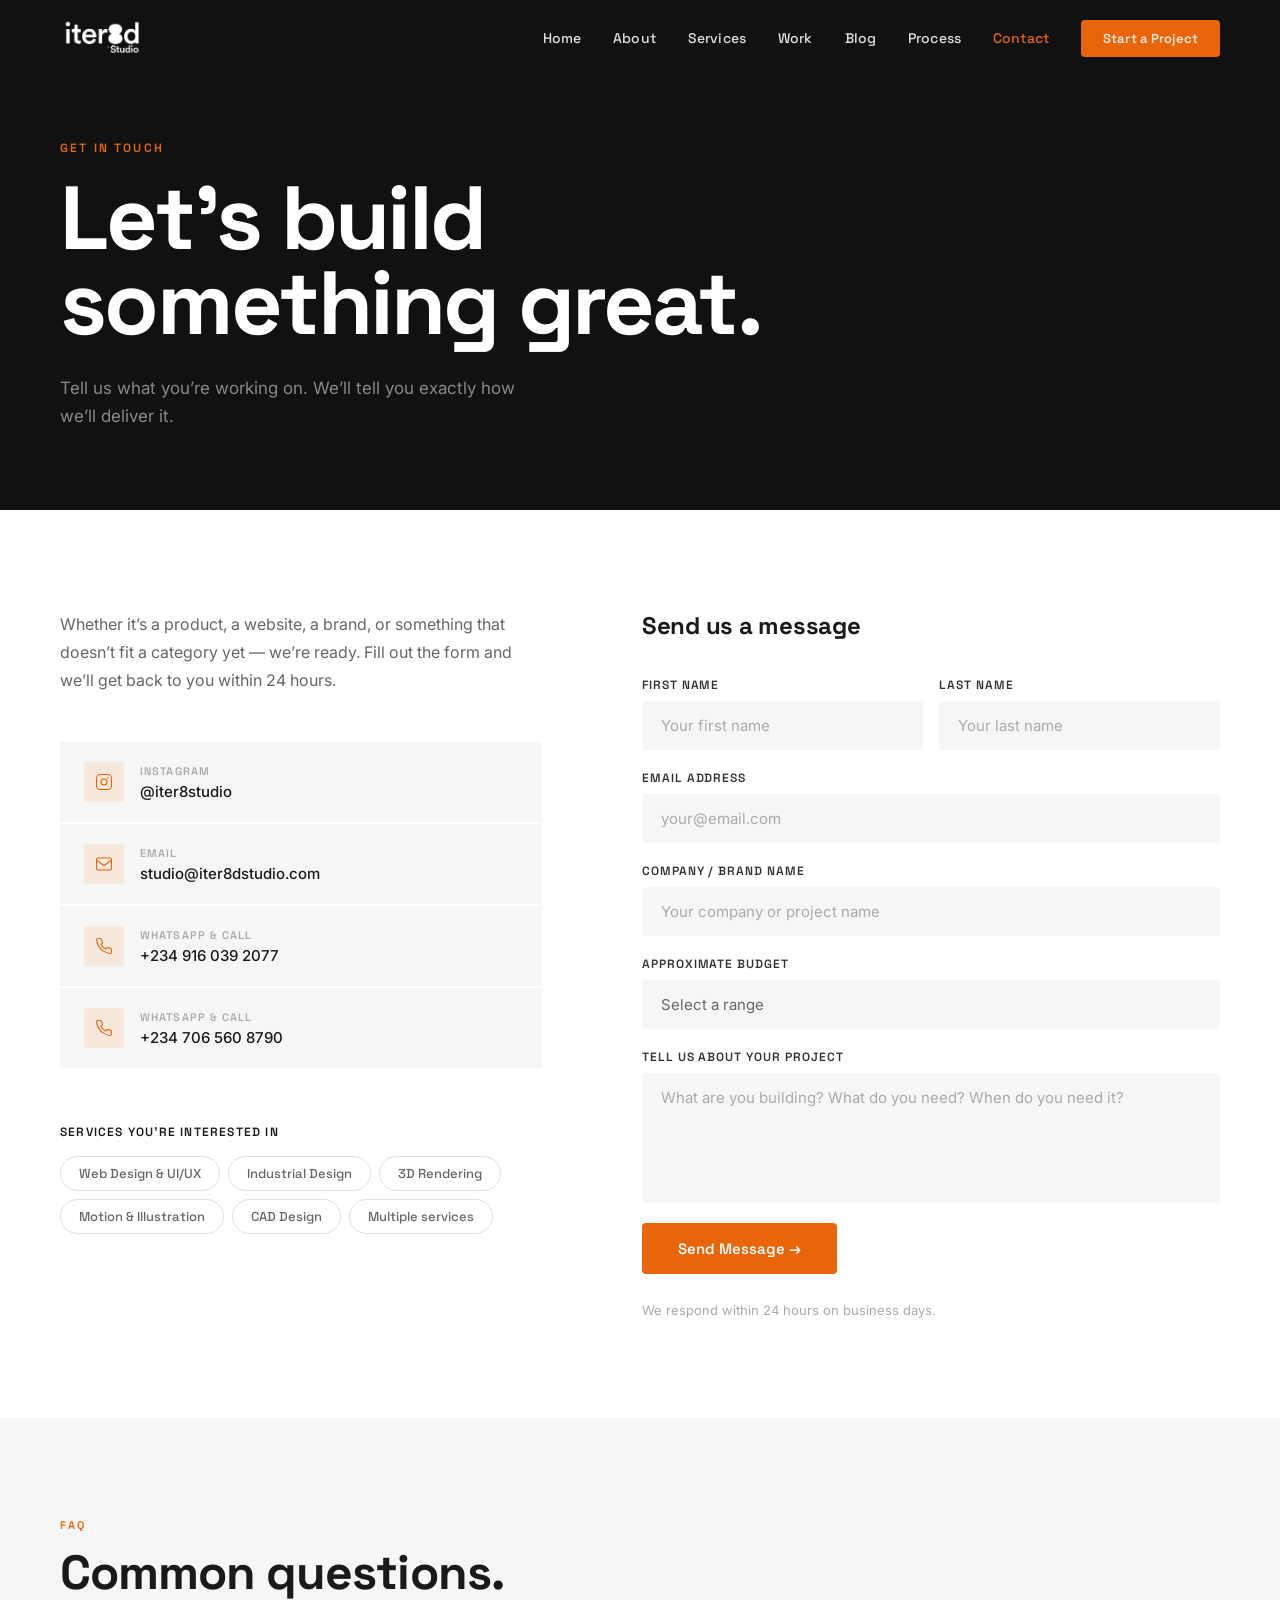
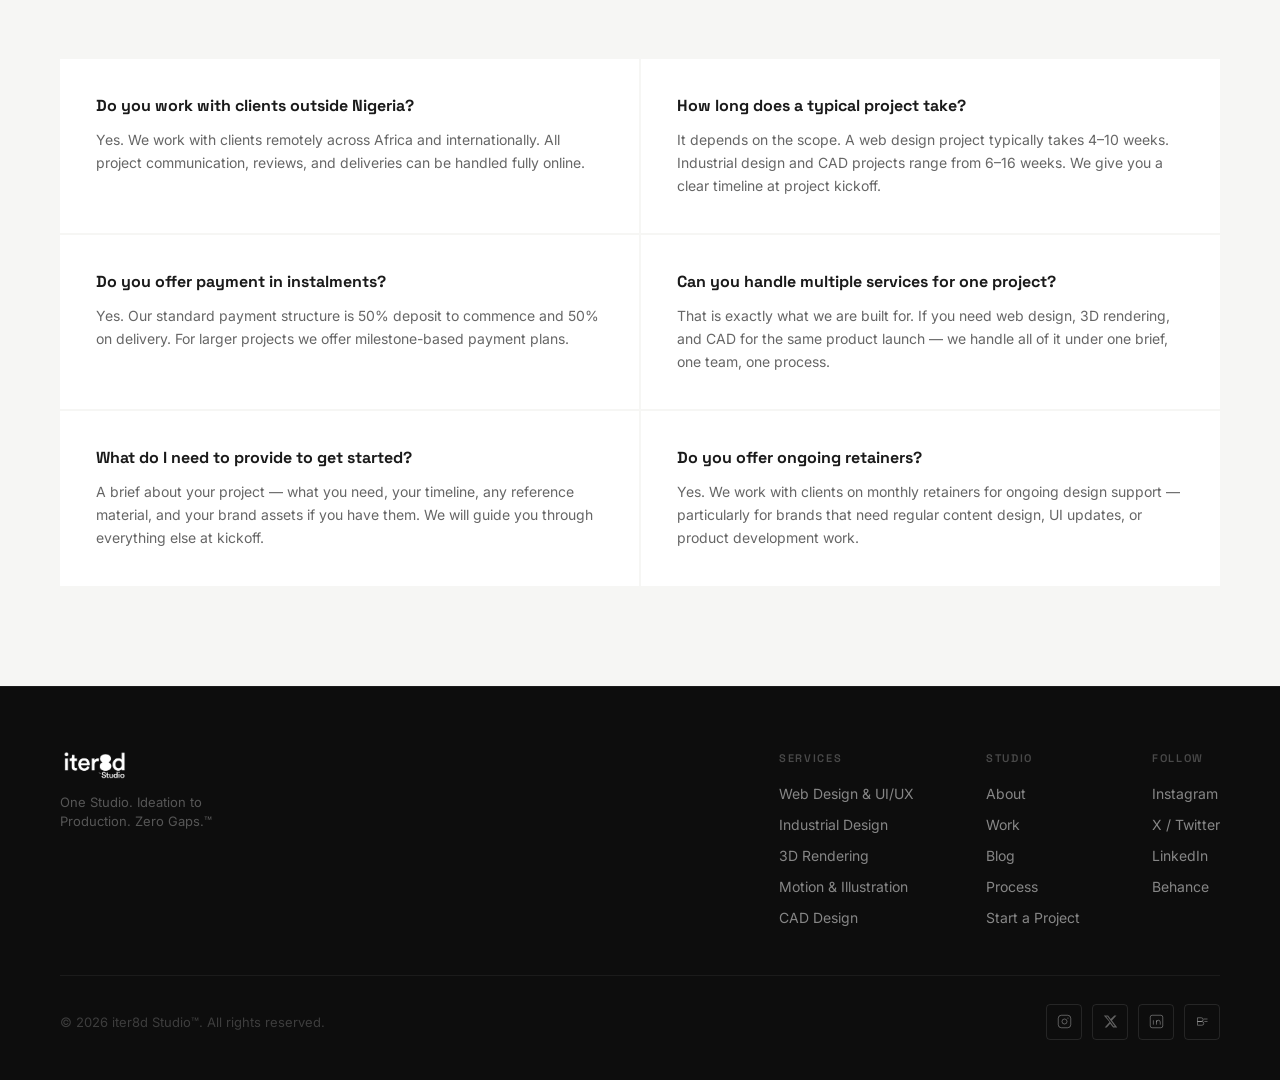
<file: contact.html>
<!DOCTYPE html>
<html lang="en">
<head>
<meta charset="UTF-8">
<meta name="viewport" content="width=device-width, initial-scale=1.0">
<meta name="description" content="Start a project with iter8d Studio. Get in touch for web design, UI/UX, industrial design, 3D rendering, motion, illustration, and CAD services.">
<meta name="author" content="iter8d Studio">
<meta property="og:title" content="Contact &#8212; iter8d Studio">
<meta property="og:description" content="Start a project with iter8d Studio. Get in touch for web design, UI/UX, industrial design, 3D rendering, motion, illustration, and CAD services.">
<meta property="og:type" content="website">
<title>Contact &#8212; iter8d Studio</title>
<link rel="preconnect" href="https://fonts.googleapis.com">
<link rel="preconnect" href="https://fonts.gstatic.com" crossorigin>
<link href="https://fonts.googleapis.com/css2?family=Space+Grotesk:wght@300;400;500;600;700&family=Inter:wght@300;400;500;600&display=swap" rel="stylesheet">
<link rel="stylesheet" href="shared.css">
<style>
/* Dark hero nav — links start white, go orange on hover */
nav.hero-dark .nav-links a { color: rgba(255,255,255,0.85); }
nav.hero-dark .hamburger span { background: var(--white); }
nav.hero-dark.scrolled .hamburger span { background: var(--white); }
nav.hero-dark .nav-links a:hover,
nav.hero-dark .nav-links a.active { color: var(--orange) !important; }
nav.hero-dark .logo-color { display: none; }
nav.hero-dark .logo-white { display: block; }
nav.hero-dark.scrolled .logo-color { display: none; }
nav.hero-dark.scrolled .logo-white { display: block; }
</style>
</head>
<body>
<nav id="navbar">
  <a href="index" class="nav-logo" aria-label="iter8d Studio">
    <img src="[data-uri]" alt="iter8d Studio" class="logo-color">
    <img src="[data-uri]" alt="iter8d Studio" class="logo-white">
  </a>
  <div id="hamburger" class="hamburger" aria-label="Menu">
    <span></span><span></span><span></span>
  </div>
  <div id="nav-menu">
    <ul class="nav-links">
      <li><a href="index">Home</a></li>
<li><a href="about">About</a></li>
<li><a href="services">Services</a></li>
<li><a href="work">Work</a></li>
<li><a href="blog">Blog</a></li>
<li><a href="process">Process</a></li>

      <li><a href="contact">Contact</a></li>
      <li><a href="#" data-modal="project" class="nav-cta">Start a Project</a></li>
    </ul>
  </div>
</nav>
<div class="modal-overlay" id="projectModal" role="dialog" aria-modal="true">
  <div class="modal-box">
    <button class="modal-close" id="modalClose" aria-label="Close">&times;</button>
    <h2 class="modal-title">Start a Project</h2>
    <p class="modal-sub">Tell us what you need. We respond within 24 hours on business days.</p>
    <form class="mform" id="projectForm" id="contactPageForm">
      <input type="hidden" name="access_key" value="50ec8fa5-96dc-41de-9fde-a5222ad75546">
      <div class="mform-row">
        <div class="mform-group">
          <label class="mform-label" for="m-name">Full Name</label>
          <input class="mform-input" type="text" id="m-name" name="name" placeholder="Your name" required>
        </div>
        <div class="mform-group">
          <label class="mform-label" for="m-email">Email</label>
          <input class="mform-input" type="email" id="m-email" name="email" placeholder="your@email.com" required>
        </div>
      </div>
      <div class="mform-group">
        <label class="mform-label" for="m-company">Company / Brand</label>
        <input class="mform-input" type="text" id="m-company" name="company" placeholder="Your company or project name">
      </div>
      <div class="mform-group">
        <label class="mform-label" for="m-service">Service Needed</label>
        <select class="mform-select" id="m-service" name="service">
          <option value="" disabled selected>Select a service</option>
          <option>Web Design &amp; UI/UX</option>
          <option>Industrial Design</option>
          <option>3D Rendering</option>
          <option>Motion &amp; Illustration</option>
          <option>CAD Design</option>
          <option>Multiple services</option>
        </select>
      </div>
      <div class="mform-group">
        <label class="mform-label" for="m-budget">Budget Range</label>
        <select class="mform-select" id="m-budget" name="budget">
          <option value="" disabled selected>Select a range</option>
          <option>Under $500</option>
          <option>$500 – $1,500</option>
          <option>$1,500 – $5,000</option>
          <option>$5,000 – $15,000</option>
          <option>$15,000+</option>
          <option>Let us discuss</option>
        </select>
      </div>
      <div class="mform-group">
        <label class="mform-label" for="m-msg">Tell Us About Your Project</label>
        <textarea class="mform-textarea" id="m-msg" name="message" placeholder="What are you building? What do you need? Timeline?"></textarea>
      </div>
      <button type="submit" class="mform-submit" id="projectSubmitBtn">Send to iter8d Studio &rarr;</button>
      <p class="mform-note">Sent directly to studio@iter8dstudio.com</p>
    </form>
  </div>
</div>

<html lang="en">
<head>
<meta charset="UTF-8">
<meta name="viewport" content="width=device-width, initial-scale=1.0">
<meta name="description" content="Start a project with iter8d Studio. Get in touch for web design, UI/UX, industrial design, 3D rendering, motion, illustration, and CAD services.">
<meta name="author" content="iter8d Studio">
<meta property="og:title" content="Contact &#8212; iter8d Studio">
<meta property="og:description" content="Start a project with iter8d Studio. Get in touch for web design, UI/UX, industrial design, 3D rendering, motion, illustration, and CAD services.">
<meta property="og:type" content="website">
<title>Contact &#8212; iter8d Studio</title>
<link rel="preconnect" href="https://fonts.googleapis.com">
<link rel="preconnect" href="https://fonts.gstatic.com" crossorigin>
<link href="https://fonts.googleapis.com/css2?family=Space+Grotesk:wght@300;400;500;600;700&family=Inter:wght@300;400;500;600&display=swap" rel="stylesheet">
<style>*, *::before, *::after { box-sizing: border-box; margin: 0; padding: 0; }
:root {
  --orange:   #E8650A;
  --black:    #1A1A1A;
  --white:    #FFFFFF;
  --offwhite: #F6F6F4;
  --gray:     #AAAAAA;
  --darkgray: #333333;
  --midgray:  #666666;
  --card-bg:  #F0F0EE;
  --dark:     #111111;
  --darker:   #0D0D0D;
}
html { scroll-behavior: smooth; font-size: 16px; }
body { font-family: 'Inter', sans-serif; background: var(--white); color: var(--black); overflow-x: hidden; -webkit-font-smoothing: antialiased; }
img { max-width: 100%; display: block; }
a { text-decoration: none; color: inherit; }
::selection { background: var(--orange); color: var(--white); }
::-webkit-scrollbar { width: 4px; }
::-webkit-scrollbar-track { background: var(--black); }
::-webkit-scrollbar-thumb { background: var(--orange); border-radius: 2px; }

/* NAV */
nav { position: fixed; top: 0; left: 0; right: 0; z-index: 1000; display: flex; align-items: center; justify-content: space-between; padding: 20px 60px; transition: all 0.3s ease; }
nav.scrolled { background: rgba(17,17,17,0.97); backdrop-filter: blur(12px); padding: 14px 60px; border-bottom: 1px solid rgba(232,101,10,0.2); }
.nav-logo img { height: 34px; width: auto; }
.nav-logo .logo-white { display: none; filter: brightness(0) invert(1); }
nav.scrolled .logo-color { display: none; }
nav.scrolled .logo-white { display: block; }
.nav-links { display: flex; align-items: center; gap: 32px; list-style: none; }
.nav-links a { font-family: 'Space Grotesk', sans-serif; font-size: 14px; font-weight: 500; color: var(--black); transition: color 0.2s; letter-spacing: 0.01em; }
nav.scrolled .nav-links a { color: rgba(255,255,255,0.7); }
.nav-links a:hover, .nav-links a.active { color: var(--orange) !important; }
.nav-cta { background: var(--orange) !important; color: var(--white) !important; padding: 10px 22px; border-radius: 4px; font-weight: 600 !important; font-size: 13px !important; letter-spacing: 0.03em; transition: background 0.2s, transform 0.2s; }
.nav-cta:hover { background: #d45a08 !important; transform: translateY(-1px); }
.hamburger { display: none; flex-direction: column; gap: 5px; cursor: pointer; z-index: 1001; }
.hamburger span { width: 24px; height: 2px; background: var(--black); transition: all 0.3s; display: block; }
nav.scrolled .hamburger span { background: var(--white); }
.hamburger.active span:nth-child(1) { transform: rotate(45deg) translate(5px, 5px); }
.hamburger.active span:nth-child(2) { opacity: 0; }
.hamburger.active span:nth-child(3) { transform: rotate(-45deg) translate(5px, -5px); }
#nav-menu { display: contents; }

/* PROJECT MODAL */
.modal-overlay { position: fixed; inset: 0; background: rgba(17,17,17,0.85); z-index: 2000; display: flex; align-items: center; justify-content: center; padding: 20px; opacity: 0; pointer-events: none; transition: opacity 0.3s; }
.modal-overlay.open { opacity: 1; pointer-events: all; }
.modal-box { background: var(--white); border-radius: 8px; width: 100%; max-width: 640px; max-height: 90vh; overflow-y: auto; padding: 52px; position: relative; transform: translateY(20px); transition: transform 0.3s; }
.modal-overlay.open .modal-box { transform: translateY(0); }
.modal-close { position: absolute; top: 20px; right: 20px; width: 36px; height: 36px; border: none; background: var(--offwhite); border-radius: 4px; cursor: pointer; display: flex; align-items: center; justify-content: center; color: var(--midgray); font-size: 18px; transition: all 0.2s; }
.modal-close:hover { background: var(--orange); color: var(--white); }
.modal-title { font-family: 'Space Grotesk', sans-serif; font-size: 28px; font-weight: 700; color: var(--black); letter-spacing: -0.02em; margin-bottom: 8px; }
.modal-sub { font-size: 15px; color: var(--midgray); margin-bottom: 36px; line-height: 1.5; }
.mform { display: flex; flex-direction: column; gap: 18px; }
.mform-row { display: grid; grid-template-columns: 1fr 1fr; gap: 14px; }
.mform-group { display: flex; flex-direction: column; gap: 7px; }
.mform-label { font-family: 'Space Grotesk', sans-serif; font-size: 11px; font-weight: 600; color: var(--darkgray); letter-spacing: 0.08em; text-transform: uppercase; }
.mform-input, .mform-select, .mform-textarea { background: var(--offwhite); border: 1.5px solid transparent; border-radius: 4px; padding: 13px 16px; font-family: 'Inter', sans-serif; font-size: 15px; color: var(--black); outline: none; transition: border-color 0.2s; width: 100%; }
.mform-input::placeholder, .mform-textarea::placeholder { color: var(--gray); }
.mform-input:focus, .mform-select:focus, .mform-textarea:focus { border-color: var(--orange); background: var(--white); }
.mform-select { appearance: none; cursor: pointer; color: var(--midgray); }
.mform-textarea { resize: none; height: 110px; }
.mform-submit { background: var(--orange); color: var(--white); padding: 15px 32px; border-radius: 4px; font-family: 'Space Grotesk', sans-serif; font-size: 15px; font-weight: 600; border: none; cursor: pointer; transition: background 0.2s, transform 0.2s; width: 100%; }
.mform-submit:hover { background: #d45a08; transform: translateY(-1px); }
.mform-note { font-size: 13px; color: var(--gray); text-align: center; }

/* SECTIONS */
.page-hero { min-height: 60vh; background: var(--dark); display: flex; flex-direction: column; justify-content: flex-end; padding: 140px 60px 80px; position: relative; overflow: hidden; }
.page-hero-eyebrow { font-family: 'Space Grotesk', sans-serif; font-size: 12px; font-weight: 600; letter-spacing: 0.18em; text-transform: uppercase; color: var(--orange); margin-bottom: 20px; }
.page-hero-title { font-family: 'Space Grotesk', sans-serif; font-size: clamp(44px, 7vw, 96px); font-weight: 700; line-height: 0.95; color: var(--white); letter-spacing: -0.03em; max-width: 800px; }
.page-hero-sub { font-size: 17px; color: rgba(255,255,255,0.5); max-width: 480px; line-height: 1.65; margin-top: 28px; }
.section-pad { padding: 100px 60px; }
.section-pad-dark { padding: 100px 60px; background: var(--dark); }
.inner { max-width: 1200px; margin: 0 auto; }
.section-label { font-family: 'Space Grotesk', sans-serif; font-size: 11px; font-weight: 600; letter-spacing: 0.2em; text-transform: uppercase; color: var(--orange); margin-bottom: 16px; }
.section-title { font-family: 'Space Grotesk', sans-serif; font-size: clamp(30px, 4vw, 48px); font-weight: 700; line-height: 1.05; color: var(--black); letter-spacing: -0.02em; }
.section-title-white { color: var(--white); }
.section-body { font-size: 16px; line-height: 1.75; color: var(--midgray); max-width: 640px; margin-top: 20px; }
.section-body-white { color: rgba(255,255,255,0.55); }

/* BUTTONS */
.btn { display: inline-block; padding: 15px 36px; border-radius: 4px; font-family: 'Space Grotesk', sans-serif; font-size: 15px; font-weight: 600; letter-spacing: 0.02em; transition: all 0.2s; cursor: pointer; border: none; }
.btn-primary { background: var(--orange); color: var(--white); }
.btn-primary:hover { background: #d45a08; transform: translateY(-2px); }
.btn-white { background: var(--white); color: var(--orange); }
.btn-white:hover { transform: translateY(-2px); box-shadow: 0 12px 32px rgba(0,0,0,0.2); }
.btn-outline { border: 1.5px solid rgba(255,255,255,0.25); color: var(--white); background: transparent; }
.btn-outline:hover { border-color: var(--orange); color: var(--orange); }

/* REVEAL */
.reveal { opacity: 0; transform: translateY(28px); transition: opacity 0.7s ease, transform 0.7s ease; }
.reveal.visible { opacity: 1; transform: translateY(0); }
.reveal-delay-1 { transition-delay: 0.1s; }
.reveal-delay-2 { transition-delay: 0.2s; }
.reveal-delay-3 { transition-delay: 0.3s; }
.reveal-delay-4 { transition-delay: 0.4s; }
.reveal-delay-5 { transition-delay: 0.5s; }

/* CTA STRIP */
.cta-strip { padding: 100px 60px; background: var(--orange); text-align: center; }
.cta-strip h2 { font-family: 'Space Grotesk', sans-serif; font-size: clamp(32px, 5vw, 64px); font-weight: 700; line-height: 1.0; color: var(--white); letter-spacing: -0.03em; max-width: 760px; margin: 0 auto 24px; }
.cta-strip p { font-size: 17px; color: rgba(255,255,255,0.8); max-width: 460px; margin: 0 auto 44px; line-height: 1.6; }

/* FOOTER */
footer { background: var(--darker); padding: 64px 60px 40px; border-top: 1px solid rgba(255,255,255,0.06); }
.footer-top { display: flex; justify-content: space-between; align-items: flex-start; padding-bottom: 48px; border-bottom: 1px solid rgba(255,255,255,0.06); margin-bottom: 28px; }
.footer-logo img { height: 28px; filter: brightness(0) invert(1); margin-bottom: 14px; }
.footer-tagline { font-size: 13px; color: rgba(255,255,255,0.3); max-width: 200px; line-height: 1.5; }
.footer-links { display: flex; gap: 72px; }
.footer-col-title { font-family: 'Space Grotesk', sans-serif; font-size: 11px; font-weight: 600; letter-spacing: 0.15em; text-transform: uppercase; color: rgba(255,255,255,0.25); margin-bottom: 18px; }
.footer-col-links { list-style: none; display: flex; flex-direction: column; gap: 11px; }
.footer-col-links a { font-size: 14px; color: rgba(255,255,255,0.5); transition: color 0.2s; }
.footer-col-links a:hover { color: var(--orange); }
.footer-bottom { display: flex; justify-content: space-between; align-items: center; }
.footer-copy { font-size: 13px; color: rgba(255,255,255,0.2); }
.footer-socials { display: flex; gap: 10px; }
.social-link { width: 36px; height: 36px; border: 1px solid rgba(255,255,255,0.1); border-radius: 4px; display: flex; align-items: center; justify-content: center; color: rgba(255,255,255,0.35); transition: all 0.2s; }
.social-link:hover { border-color: var(--orange); color: var(--orange); }

@media (max-width: 1024px) {
  nav { padding: 18px 32px; }
  nav.scrolled { padding: 12px 32px; }
  .page-hero, .section-pad, .section-pad-dark, .cta-strip, footer { padding-left: 32px; padding-right: 32px; }
  .footer-links { gap: 40px; }
}
@media (max-width: 768px) {
  nav { padding: 16px 20px; }
  nav.scrolled { padding: 12px 20px; }
  .hamburger { display: flex; }
  #nav-menu { display: none; position: fixed; top: 0; left: 0; right: 0; bottom: 0; background: rgba(17,17,17,0.98); flex-direction: column; align-items: center; justify-content: center; gap: 8px; z-index: 999; }
  #nav-menu.open { display: flex; }
  .nav-links { flex-direction: column; gap: 24px; text-align: center; }
  .nav-links a { font-size: 20px !important; color: var(--white) !important; }
  .nav-cta { font-size: 16px !important; padding: 14px 32px !important; }
  .page-hero, .section-pad, .section-pad-dark, .cta-strip, footer { padding-left: 20px; padding-right: 20px; }
  .page-hero { padding-top: 120px; padding-bottom: 60px; }
  .footer-top { flex-direction: column; gap: 36px; }
  .footer-links { flex-wrap: wrap; gap: 28px; }
  .footer-bottom { flex-direction: column; gap: 14px; text-align: center; }
  .modal-box { padding: 32px 24px; }
  .mform-row { grid-template-columns: 1fr; }
}
@media (prefers-reduced-motion: reduce) {
  *, *::before, *::after { animation-duration: 0.01ms !important; transition-duration: 0.01ms !important; }
}

/* ── HERO-DARK NAV (dark background pages) ─────────── */
nav.hero-dark .nav-links a { color: rgba(255,255,255,0.88) !important; }
nav.hero-dark .hamburger span { background: var(--white); }
nav.hero-dark .logo-color { display: none !important; }
nav.hero-dark .logo-white { display: block !important; }
nav.hero-dark .nav-links a:hover,
nav.hero-dark .nav-links a.active { color: var(--orange) !important; }
/* once scrolled the dark bg nav handles itself */
nav.hero-dark.scrolled .nav-links a { color: rgba(255,255,255,0.75) !important; }
nav.hero-dark.scrolled .nav-links a:hover,
nav.hero-dark.scrolled .nav-links a.active { color: var(--orange) !important; }

/* ── ANIMATION FIX — ensure fadeUp always runs ─────── */
@keyframes fadeUp { from { opacity: 0; transform: translateY(20px); } to { opacity: 1; transform: translateY(0); } }
@keyframes pulse { 0%,100% { opacity:1;transform:scale(1); } 50% { opacity:0.4;transform:scale(0.8); } }

/* ── SERVICES ACCORDION ────────────────────────────── */
.svc-body { display: none; }
.svc-item.open .svc-body { display: grid; grid-template-columns: 1fr 1fr; gap: 60px; padding-bottom: 52px; }
.svc-item.open .svc-arrow { background: var(--orange); border-color: var(--orange); color: var(--white); transform: rotate(90deg); }
.svc-header { cursor: pointer; user-select: none; }

/* ── WORK FILTER ───────────────────────────────────── */
.wk-card { transition: opacity 0.3s; }
.wk-card.hidden { display: none; }

/* ── MODAL SCROLL FIX ──────────────────────────────── */
.modal-overlay { overflow-y: auto; }

/* ── FOOTER SOCIAL ICONS ALIGNED ──────────────────── */
.social-link svg { display: block; }
.footer-socials { align-items: center; }

/* ── MOBILE NAV OPEN BODY LOCK ─────────────────────── */
body.nav-open { overflow: hidden; }
</style>
<style>
.contact-hero { min-height: 50vh; background: var(--dark); display: flex; flex-direction: column; justify-content: flex-end; padding: 140px 60px 80px; }
.contact-main { padding: 100px 60px; background: var(--white); }
.contact-grid { display: grid; grid-template-columns: 1fr 1.2fr; gap: 100px; align-items: start; }
.contact-info { }
.contact-info-body { font-size: 16px; color: var(--midgray); line-height: 1.75; margin-bottom: 48px; }
.contact-channels { display: flex; flex-direction: column; gap: 2px; margin-bottom: 56px; }
.ch-item { display: flex; align-items: center; gap: 16px; padding: 20px 24px; background: var(--offwhite); transition: background 0.2s; }
.ch-item:hover { background: var(--card-bg); }
.ch-icon { width: 40px; height: 40px; background: rgba(232,101,10,0.1); border-radius: 4px; display: flex; align-items: center; justify-content: center; color: var(--orange); flex-shrink: 0; }
.ch-label { font-family: "Space Grotesk",sans-serif; font-size: 11px; font-weight: 600; color: var(--gray); letter-spacing: 0.1em; text-transform: uppercase; margin-bottom: 4px; }
.ch-value { font-size: 15px; color: var(--black); font-weight: 500; }
.services-interest { }
.si-title { font-family: "Space Grotesk",sans-serif; font-size: 12px; font-weight: 600; color: var(--black); letter-spacing: 0.1em; text-transform: uppercase; margin-bottom: 16px; }
.si-chips { display: flex; flex-wrap: wrap; gap: 8px; }
.si-chip { font-family: "Space Grotesk",sans-serif; font-size: 13px; font-weight: 500; color: var(--midgray); border: 1.5px solid #E0E0DE; padding: 8px 18px; border-radius: 24px; cursor: pointer; transition: all 0.2s; background: none; }
.si-chip:hover, .si-chip.selected { background: var(--orange); border-color: var(--orange); color: var(--white); }
.contact-form-wrap { }
.cf-title { font-family: "Space Grotesk",sans-serif; font-size: 24px; font-weight: 700; color: var(--black); letter-spacing: -0.01em; margin-bottom: 36px; }
.form { display: flex; flex-direction: column; gap: 20px; }
.form-row { display: grid; grid-template-columns: 1fr 1fr; gap: 16px; }
.form-group { display: flex; flex-direction: column; gap: 8px; }
.form-label { font-family: "Space Grotesk",sans-serif; font-size: 12px; font-weight: 600; color: var(--darkgray); letter-spacing: 0.08em; text-transform: uppercase; }
.form-input, .form-select, .form-textarea { background: var(--offwhite); border: 1.5px solid transparent; border-radius: 4px; padding: 14px 18px; font-family: "Inter",sans-serif; font-size: 15px; color: var(--black); outline: none; transition: border-color 0.2s, background 0.2s; width: 100%; }
.form-input::placeholder, .form-textarea::placeholder { color: var(--gray); }
.form-input:focus, .form-select:focus, .form-textarea:focus { border-color: var(--orange); background: var(--white); }
.form-select { appearance: none; cursor: pointer; color: var(--midgray); }
.form-select.selected { color: var(--black); }
.form-textarea { resize: none; height: 130px; }
.form-submit { background: var(--orange); color: var(--white); padding: 16px 36px; border-radius: 4px; font-family: "Space Grotesk",sans-serif; font-size: 15px; font-weight: 600; border: none; cursor: pointer; transition: background 0.2s, transform 0.2s; align-self: flex-start; }
.form-submit:hover { background: #d45a08; transform: translateY(-2px); }
.form-note { font-size: 13px; color: var(--gray); margin-top: 8px; }
.faq-section { padding: 100px 60px; background: var(--offwhite); }
.faq-grid { display: grid; grid-template-columns: 1fr 1fr; gap: 2px; margin-top: 60px; }
.faq-item { background: var(--white); padding: 36px; }
.faq-q { font-family: "Space Grotesk",sans-serif; font-size: 16px; font-weight: 700; color: var(--black); margin-bottom: 12px; }
.faq-a { font-size: 14px; color: var(--midgray); line-height: 1.65; }
@media (max-width:1024px) { .contact-hero,.contact-main,.faq-section { padding-left:32px;padding-right:32px; } .contact-grid { grid-template-columns:1fr; gap:60px; } .faq-grid { grid-template-columns:1fr; } }
@media (max-width:768px) { .contact-hero,.contact-main,.faq-section { padding-left:20px;padding-right:20px; } .form-row { grid-template-columns:1fr; } }
</style>
</head>
<body>


<section class="contact-hero">
  <p class="page-hero-eyebrow">Get In Touch</p>
  <h1 class="page-hero-title">Let&#8217;s build<br>something great.</h1>
  <p class="page-hero-sub">Tell us what you&#8217;re working on. We&#8217;ll tell you exactly how we&#8217;ll deliver it.</p>
</section>

<section class="contact-main">
  <div class="inner">
    <div class="contact-grid">
      <div class="contact-info reveal">
        <p class="contact-info-body">Whether it&#8217;s a product, a website, a brand, or something that doesn&#8217;t fit a category yet &#8212; we&#8217;re ready. Fill out the form and we&#8217;ll get back to you within 24 hours.</p>

        <div class="contact-channels">
          <a href="https://instagram.com/iter8studio" class="ch-item" target="_blank" rel="noopener">
            <div class="ch-icon"><svg width="18" height="18" viewBox="0 0 24 24" fill="none" stroke="currentColor" stroke-width="1.5"><rect x="2" y="2" width="20" height="20" rx="5"/><circle cx="12" cy="12" r="4"/><circle cx="17.5" cy="6.5" r="1" fill="currentColor" stroke="none"/></svg></div>
            <div><div class="ch-label">Instagram</div><div class="ch-value">@iter8studio</div></div>
          </a>
          <a href="mailto:studio@iter8dstudio.com" class="ch-item">
            <div class="ch-icon"><svg width="18" height="18" viewBox="0 0 24 24" fill="none" stroke="currentColor" stroke-width="1.5"><rect x="2" y="4" width="20" height="16" rx="2"/><path d="M2 7l10 7 10-7"/></svg></div>
            <div><div class="ch-label">Email</div><div class="ch-value">studio@iter8dstudio.com</div></div>
          </a>
          <a href="https://wa.me/2349160392077" class="ch-item" target="_blank" rel="noopener">
            <div class="ch-icon"><svg width="18" height="18" viewBox="0 0 24 24" fill="none" stroke="currentColor" stroke-width="1.5"><path d="M22 16.92v3a2 2 0 01-2.18 2 19.79 19.79 0 01-8.63-3.07 19.5 19.5 0 01-6-6A19.79 19.79 0 012.12 4.18 2 2 0 014.11 2h3a2 2 0 012 1.72c.127.96.361 1.903.7 2.81a2 2 0 01-.45 2.11L8.09 9.91a16 16 0 006 6l1.27-1.27a2 2 0 012.11-.45c.907.339 1.85.573 2.81.7A2 2 0 0122 16.92z"/></svg></div>
            <div><div class="ch-label">WhatsApp &amp; Call</div><div class="ch-value">+234 916 039 2077</div></div>
          </a>
          <a href="https://wa.me/2347065608790" class="ch-item" target="_blank" rel="noopener">
            <div class="ch-icon"><svg width="18" height="18" viewBox="0 0 24 24" fill="none" stroke="currentColor" stroke-width="1.5"><path d="M22 16.92v3a2 2 0 01-2.18 2 19.79 19.79 0 01-8.63-3.07 19.5 19.5 0 01-6-6A19.79 19.79 0 012.12 4.18 2 2 0 014.11 2h3a2 2 0 012 1.72c.127.96.361 1.903.7 2.81a2 2 0 01-.45 2.11L8.09 9.91a16 16 0 006 6l1.27-1.27a2 2 0 012.11-.45c.907.339 1.85.573 2.81.7A2 2 0 0122 16.92z"/></svg></div>
            <div><div class="ch-label">WhatsApp &amp; Call</div><div class="ch-value">+234 706 560 8790</div></div>
          </a>
        </div>

        <div class="services-interest">
          <p class="si-title">Services you&#8217;re interested in</p>
          <div class="si-chips">
            <button class="si-chip" onclick="this.classList.toggle(&#39;selected&#39;)">Web Design &amp; UI/UX</button>
            <button class="si-chip" onclick="this.classList.toggle(&#39;selected&#39;)">Industrial Design</button>
            <button class="si-chip" onclick="this.classList.toggle(&#39;selected&#39;)">3D Rendering</button>
            <button class="si-chip" onclick="this.classList.toggle(&#39;selected&#39;)">Motion &amp; Illustration</button>
            <button class="si-chip" onclick="this.classList.toggle(&#39;selected&#39;)">CAD Design</button>
            <button class="si-chip" onclick="this.classList.toggle(&#39;selected&#39;)">Multiple services</button>
          </div>
        </div>
      </div>

      <div class="contact-form-wrap reveal reveal-delay-2">
        <div class="cf-title">Send us a message</div>
        <form class="form" id="contactForm">
          <div class="form-row">
            <div class="form-group">
              <label class="form-label" for="fname">First Name</label>
              <input class="form-input" type="text" id="fname" name="fname" placeholder="Your first name" required>
            </div>
            <div class="form-group">
              <label class="form-label" for="lname">Last Name</label>
              <input class="form-input" type="text" id="lname" name="lname" placeholder="Your last name" required>
            </div>
          </div>
          <div class="form-group">
            <label class="form-label" for="email">Email Address</label>
            <input class="form-input" type="email" id="email" name="email" placeholder="your@email.com" required>
          </div>
          <div class="form-group">
            <label class="form-label" for="company">Company / Brand Name</label>
            <input class="form-input" type="text" id="company" name="company" placeholder="Your company or project name">
          </div>
          <div class="form-group">
            <label class="form-label" for="budget">Approximate Budget</label>
            <select class="form-select" id="budget" name="budget">
              <option value="" disabled selected>Select a range</option>
              <option>Under $500</option>
              <option>$500 &#8212; $1,500</option>
              <option>$1,500 &#8212; $5,000</option>
              <option>$5,000 &#8212; $15,000</option>
              <option>$15,000+</option>
              <option>Let&#8217;s discuss</option>
            </select>
          </div>
          <div class="form-group">
            <label class="form-label" for="message">Tell Us About Your Project</label>
            <textarea class="form-textarea" id="message" name="message" placeholder="What are you building? What do you need? When do you need it?"></textarea>
          </div>
          <button type="submit" class="form-submit" id="submitBtn">Send Message &#8594;</button>
          <p class="form-note">We respond within 24 hours on business days.</p>
        </form>
      </div>
    </div>
  </div>
</section>

<section class="faq-section">
  <div class="inner">
    <div class="reveal">
      <p class="section-label">FAQ</p>
      <h2 class="section-title">Common questions.</h2>
    </div>
    <div class="faq-grid">
      <div class="faq-item reveal reveal-delay-1">
        <div class="faq-q">Do you work with clients outside Nigeria?</div>
        <div class="faq-a">Yes. We work with clients remotely across Africa and internationally. All project communication, reviews, and deliveries can be handled fully online.</div>
      </div>
      <div class="faq-item reveal reveal-delay-2">
        <div class="faq-q">How long does a typical project take?</div>
        <div class="faq-a">It depends on the scope. A web design project typically takes 4&#8211;10 weeks. Industrial design and CAD projects range from 6&#8211;16 weeks. We give you a clear timeline at project kickoff.</div>
      </div>
      <div class="faq-item reveal reveal-delay-1">
        <div class="faq-q">Do you offer payment in instalments?</div>
        <div class="faq-a">Yes. Our standard payment structure is 50% deposit to commence and 50% on delivery. For larger projects we offer milestone-based payment plans.</div>
      </div>
      <div class="faq-item reveal reveal-delay-2">
        <div class="faq-q">Can you handle multiple services for one project?</div>
        <div class="faq-a">That is exactly what we are built for. If you need web design, 3D rendering, and CAD for the same product launch &#8212; we handle all of it under one brief, one team, one process.</div>
      </div>
      <div class="faq-item reveal reveal-delay-1">
        <div class="faq-q">What do I need to provide to get started?</div>
        <div class="faq-a">A brief about your project &#8212; what you need, your timeline, any reference material, and your brand assets if you have them. We will guide you through everything else at kickoff.</div>
      </div>
      <div class="faq-item reveal reveal-delay-2">
        <div class="faq-q">Do you offer ongoing retainers?</div>
        <div class="faq-a">Yes. We work with clients on monthly retainers for ongoing design support &#8212; particularly for brands that need regular content design, UI updates, or product development work.</div>
      </div>
    </div>
  </div>
</section>

<script>
var form = document.getElementById("contactForm");
var submitBtn = document.getElementById("submitBtn");
if (form) {
  form.addEventListener("submit", function(e) {
    e.preventDefault();
    submitBtn.textContent = "Sent! We will be in touch within 24 hours.";
    submitBtn.style.background = "#2a7a3a";
    submitBtn.disabled = true;
  });
}
var selects = document.querySelectorAll(".form-select");
selects.forEach(function(sel) {
  sel.addEventListener("change", function() {
    if (this.value) this.classList.add("selected");
  });
});
</script>
<footer>
  <div class="inner">
    <div class="footer-top">
      <div>
        <div class="footer-logo"><img src="[data-uri]" alt="iter8d Studio"></div>
        <p class="footer-tagline">One Studio. Ideation to Production. Zero Gaps.&#8482;</p>
      </div>
      <div class="footer-links">
        <div>
          <p class="footer-col-title">Services</p>
          <ul class="footer-col-links">
            <li><a href="services">Web Design &amp; UI/UX</a></li>
            <li><a href="services">Industrial Design</a></li>
            <li><a href="services">3D Rendering</a></li>
            <li><a href="services">Motion &amp; Illustration</a></li>
            <li><a href="services">CAD Design</a></li>
          </ul>
        </div>
        <div>
          <p class="footer-col-title">Studio</p>
          <ul class="footer-col-links">
            <li><a href="about">About</a></li>
            <li><a href="work">Work</a></li>
            <li><a href="blog">Blog</a></li>
            <li><a href="process">Process</a></li>
            <li><a href="#" data-modal="project">Start a Project</a></li>
          </ul>
        </div>
        <div>
          <p class="footer-col-title">Follow</p>
          <ul class="footer-col-links">
            <li><a href="https://www.instagram.com/iter8dstudio/" target="_blank" rel="noopener">Instagram</a></li>
            <li><a href="https://x.com/Iter8dStudio" target="_blank" rel="noopener">X / Twitter</a></li>
            <li><a href="https://www.linkedin.com/company/iter8d-studio" target="_blank" rel="noopener">LinkedIn</a></li>
            <li><a href="https://www.behance.net/iter8dstudiodesign" target="_blank" rel="noopener">Behance</a></li>
          </ul>
        </div>
      </div>
    </div>
    <div class="footer-bottom">
      <p class="footer-copy">&#169; 2026 iter8d Studio&#8482;. All rights reserved.</p>
      <div class="footer-socials">
<a href="https://www.instagram.com/iter8dstudio/" class="social-link" target="_blank" rel="noopener" aria-label="Instagram">
  <svg width="15" height="15" viewBox="0 0 24 24" fill="none" stroke="currentColor" stroke-width="1.5"><rect x="2" y="2" width="20" height="20" rx="5"/><circle cx="12" cy="12" r="4"/><circle cx="17.5" cy="6.5" r="1" fill="currentColor" stroke="none"/></svg>
</a>
<a href="https://x.com/Iter8dStudio" class="social-link" target="_blank" rel="noopener" aria-label="X / Twitter">
  <svg width="15" height="15" viewBox="0 0 24 24" fill="currentColor"><path d="M18.244 2.25h3.308l-7.227 8.26 8.502 11.24H16.17l-4.714-6.231-5.401 6.231H2.744l7.73-8.835L1.254 2.25H8.08l4.259 5.63 5.905-5.63zm-1.161 17.52h1.833L7.084 4.126H5.117z"/></svg>
</a>
<a href="https://www.linkedin.com/company/iter8d-studio" class="social-link" target="_blank" rel="noopener" aria-label="LinkedIn">
  <svg width="15" height="15" viewBox="0 0 24 24" fill="none" stroke="currentColor" stroke-width="1.5"><rect x="2" y="2" width="20" height="20" rx="3"/><path d="M7 10v7M7 7v.01M12 10v7M12 13a3 3 0 016 0v4"/></svg>
</a>
<a href="https://www.behance.net/iter8dstudiodesign" class="social-link" target="_blank" rel="noopener" aria-label="Behance">
  <svg width="15" height="15" viewBox="0 0 24 24" fill="none" stroke="currentColor" stroke-width="1.5"><path d="M4 6h6a3 3 0 010 6H4V6zm0 6h7a3 3 0 010 6H4v-6z"/><path d="M14 8h6M15 12h5"/></svg>
</a></div>
    </div>
  </div>
</footer>
<script>/* iter8d Studio — shared.js */

// ── NAV SCROLL ──────────────────────────────────────
var navbar = document.getElementById('navbar');
var isHeroDark = false;

if (navbar) {
  // Detect if this page has a dark hero
  var darkHero = document.querySelector(
    '.page-hero, .about-hero, .services-hero, .work-hero, .blog-hero, .contact-hero, .process-hero'
  );
  if (darkHero) {
    navbar.classList.add('hero-dark');
    isHeroDark = true;
  }

  window.addEventListener('scroll', function() {
    var scrolled = window.scrollY > 60;
    navbar.classList.toggle('scrolled', scrolled);
  });
}

// ── SCROLL REVEAL ────────────────────────────────────
var reveals = document.querySelectorAll('.reveal');
if (reveals.length) {
  var ro = new IntersectionObserver(function(entries) {
    entries.forEach(function(e) {
      if (e.isIntersecting) {
        e.target.classList.add('visible');
        ro.unobserve(e.target);
      }
    });
  }, { threshold: 0.07, rootMargin: '0px 0px -40px 0px' });
  reveals.forEach(function(el) { ro.observe(el); });
}

// ── HAMBURGER / MOBILE NAV ───────────────────────────
var hbg   = document.getElementById('hamburger');
var nmenu = document.getElementById('nav-menu');
if (hbg && nmenu) {
  hbg.addEventListener('click', function() {
    var isOpen = nmenu.classList.toggle('open');
    hbg.classList.toggle('active', isOpen);
    document.body.classList.toggle('nav-open', isOpen);
  });
  nmenu.querySelectorAll('a').forEach(function(link) {
    link.addEventListener('click', function() {
      nmenu.classList.remove('open');
      hbg.classList.remove('active');
      document.body.classList.remove('nav-open');
    });
  });
}

// ── ACTIVE NAV LINK ──────────────────────────────────
(function() {
  var page = window.location.pathname.split('/').pop() || 'index.html';
  if (!page) page = 'index.html';
  document.querySelectorAll('.nav-links a').forEach(function(link) {
    var href = link.getAttribute('href') || '';
    if (href === page || (page === '' && href === 'index.html')) {
      link.classList.add('active');
    }
  });
})();

// ── PROJECT MODAL ────────────────────────────────────
var overlay  = document.getElementById('projectModal');
var closeBtn = document.getElementById('modalClose');
var mform    = document.getElementById('projectForm');
var sbtn     = document.getElementById('projectSubmitBtn');

function openModal() {
  if (!overlay) return;
  overlay.classList.add('open');
  document.body.style.overflow = 'hidden';
}
function closeModal() {
  if (!overlay) return;
  overlay.classList.remove('open');
  document.body.style.overflow = '';
}

document.querySelectorAll('[data-modal="project"]').forEach(function(btn) {
  btn.addEventListener('click', function(e) { e.preventDefault(); openModal(); });
});
if (closeBtn) closeBtn.addEventListener('click', closeModal);
if (overlay)  overlay.addEventListener('click', function(e) { if (e.target === overlay) closeModal(); });
document.addEventListener('keydown', function(e) { if (e.key === 'Escape') closeModal(); });

// ── FORM SUBMIT (Formspree + mailto fallback) ────────
if (mform && sbtn) {
  mform.addEventListener('submit', function(e) {
    e.preventDefault();
    sbtn.textContent = 'Sending...';
    sbtn.disabled = true;
    var data = new FormData(mform);
    fetch(mform.action, {
      method: 'POST', body: data, headers: { 'Accept': 'application/json' }
    }).then(function(r) {
      if (r.ok) {
        sbtn.textContent = 'Sent! We will be in touch within 24 hours.';
        sbtn.style.background = '#2a7a3a';
        mform.reset();
      } else { throw new Error('server'); }
    }).catch(function() {
      var n  = data.get('name')    || '';
      var em = data.get('email')   || '';
      var sv = data.get('service') || '';
      var mg = data.get('message') || '';
      var body = encodeURIComponent('Name: ' + n + '\nEmail: ' + em + '\nService: ' + sv + '\n\nMessage:\n' + mg);
      window.location.href = 'mailto:studio@iter8dstudio.com?subject=New Project Enquiry from ' + encodeURIComponent(n) + '&body=' + body;
      sbtn.textContent = 'Send to iter8d Studio \u2192';
      sbtn.disabled = false;
    });
  });
}

// ── SERVICES ACCORDION ───────────────────────────────
document.querySelectorAll('.svc-header').forEach(function(header) {
  header.addEventListener('click', function() {
    var item = this.closest('.svc-item');
    var isOpen = item.classList.contains('open');
    // Close all
    document.querySelectorAll('.svc-item').forEach(function(el) { el.classList.remove('open'); });
    // Toggle clicked
    if (!isOpen) item.classList.add('open');
  });
});

// ── WORK FILTERS ─────────────────────────────────────
var filterBtns = document.querySelectorAll('.filter-btn');
if (filterBtns.length) {
  filterBtns.forEach(function(btn) {
    btn.addEventListener('click', function() {
      filterBtns.forEach(function(b) { b.classList.remove('active'); });
      this.classList.add('active');
      var filter = this.textContent.trim();
      document.querySelectorAll('.wk-card').forEach(function(card) {
        if (filter === 'All') {
          card.classList.remove('hidden');
        } else {
          var cat = card.querySelector('.fw-cat, .wk-cat');
          var cardCat = cat ? cat.textContent.trim() : '';
          if (cardCat.toLowerCase().indexOf(filter.toLowerCase()) >= 0) {
            card.classList.remove('hidden');
          } else {
            card.classList.add('hidden');
          }
        }
      });
    });
  });
}
</script>

<script src="shared.js"></script>
</body>
</html>
</file>
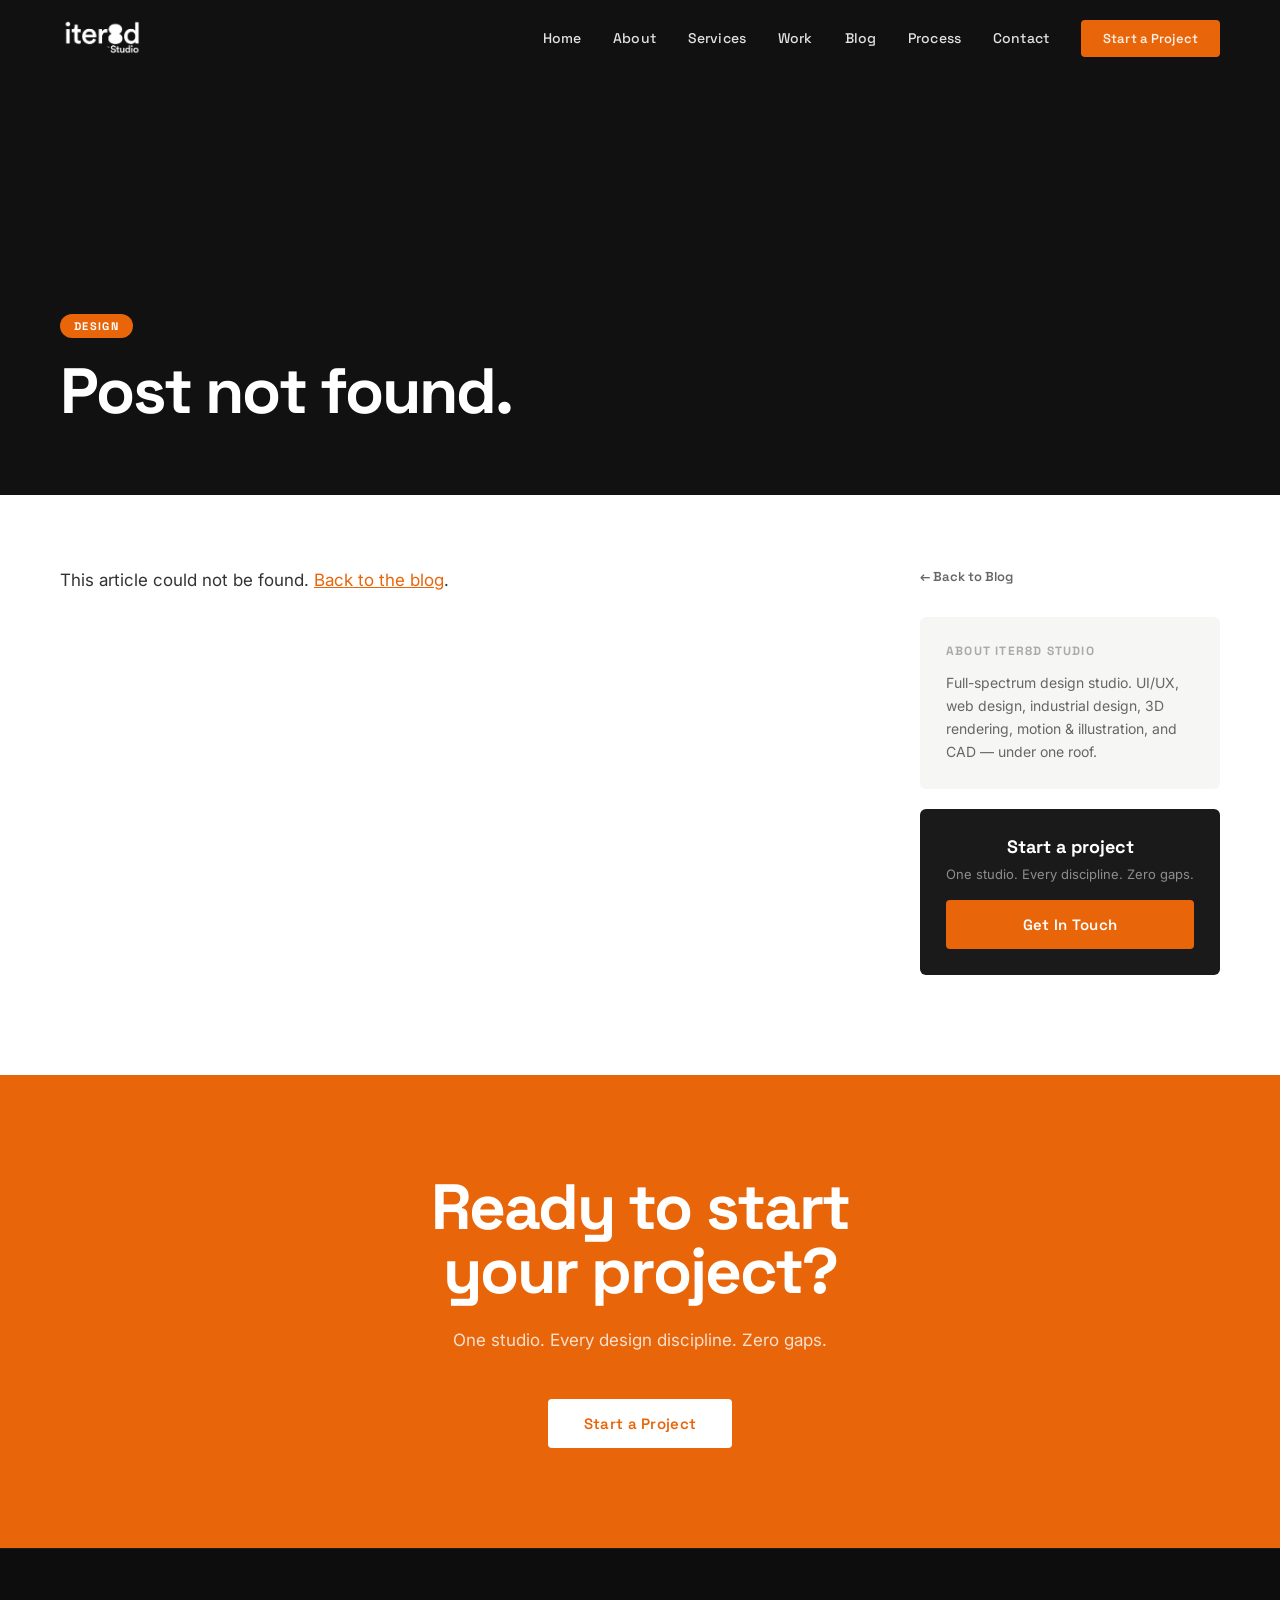
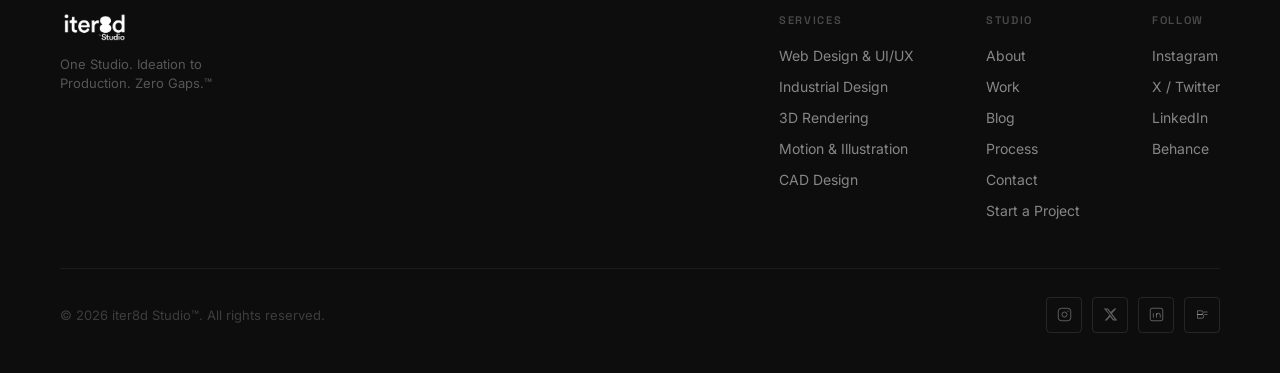
<file: post.html>
<!DOCTYPE html>
<html lang="en">
<head>
<meta charset="UTF-8">
<meta name="viewport" content="width=device-width, initial-scale=1.0">
<title>Blog Post &#8212; iter8d Studio</title>
<meta name="description" content="Read the latest design insights from iter8d Studio.">
<link rel="icon" type="image/x-icon" href="/favicon.ico">
<link rel="icon" type="image/png" sizes="32x32" href="/favicon-32x32.png">
<link rel="apple-touch-icon" sizes="180x180" href="/apple-touch-icon.png">
<link rel="preconnect" href="https://fonts.googleapis.com">
<link rel="preconnect" href="https://fonts.gstatic.com" crossorigin>
<link href="https://fonts.googleapis.com/css2?family=Space+Grotesk:wght@300;400;500;600;700&family=Inter:wght@300;400;500;600&display=swap" rel="stylesheet">
<link rel="stylesheet" href="shared.css">
<style>
.post-hero{min-height:55vh;background:var(--dark);display:flex;flex-direction:column;justify-content:flex-end;padding:140px 60px 70px}
.post-hero-meta{display:flex;align-items:center;gap:16px;margin-bottom:20px}
.post-cat-tag{font-family:"Space Grotesk",sans-serif;font-size:11px;font-weight:700;letter-spacing:.12em;text-transform:uppercase;color:var(--white);background:var(--orange);padding:5px 14px;border-radius:20px}
.post-date-hero{font-family:"Space Grotesk",sans-serif;font-size:13px;color:rgba(255,255,255,.45)}
.post-title-hero{font-family:"Space Grotesk",sans-serif;font-size:clamp(30px,5.5vw,64px);font-weight:700;line-height:1.05;color:var(--white);letter-spacing:-.03em;max-width:900px}
.post-section{padding:70px 60px 100px}
.post-inner{display:grid;grid-template-columns:1fr 300px;gap:70px;max-width:1200px;margin:0 auto}
.post-content{font-size:17px;line-height:1.85;color:var(--darkgray)}
.post-content h2{font-family:"Space Grotesk",sans-serif;font-size:28px;font-weight:700;color:var(--black);margin:44px 0 16px;letter-spacing:-.02em}
.post-content h3{font-family:"Space Grotesk",sans-serif;font-size:20px;font-weight:700;color:var(--black);margin:34px 0 12px}
.post-content p{margin-bottom:22px}
.post-content ul,.post-content ol{padding-left:24px;margin-bottom:22px}
.post-content li{margin-bottom:8px}
.post-content a{color:var(--orange);text-decoration:underline}
.post-content blockquote{border-left:3px solid var(--orange);padding:16px 24px;background:var(--offwhite);margin:30px 0;font-style:italic;color:var(--midgray)}
.sidebar-back{display:inline-block;font-family:"Space Grotesk",sans-serif;font-size:13px;font-weight:600;color:var(--midgray);margin-bottom:32px}
.sidebar-back:hover{color:var(--orange)}
.sidebar-box{background:var(--offwhite);border-radius:6px;padding:26px;margin-bottom:20px}
.sidebar-box-title{font-family:"Space Grotesk",sans-serif;font-size:12px;font-weight:700;letter-spacing:.1em;text-transform:uppercase;color:var(--gray);margin-bottom:12px}
.sidebar-cta-box{background:var(--black);border-radius:6px;padding:26px;text-align:center}
.sidebar-cta-title{font-family:"Space Grotesk",sans-serif;font-size:18px;font-weight:700;color:var(--white);margin-bottom:8px}
.sidebar-cta-sub{font-size:13px;color:rgba(255,255,255,.5);margin-bottom:18px}
@media(max-width:1024px){.post-hero,.post-section{padding-left:32px;padding-right:32px}.post-inner{grid-template-columns:1fr;gap:44px}}
@media(max-width:768px){.post-hero,.post-section{padding-left:20px;padding-right:20px}}
</style>
</head>
<body>
<nav id="navbar">
  <a href="index" class="nav-logo" aria-label="iter8d Studio"><img src="[data-uri]" alt="iter8d Studio" class="logo-color"><img src="[data-uri]" alt="iter8d Studio" class="logo-white"></a>
  <div id="hamburger" class="hamburger" aria-label="Menu"><span></span><span></span><span></span></div>
  <div id="nav-menu"><ul class="nav-links">
    <li><a href="index">Home</a></li><li><a href="about">About</a></li><li><a href="services">Services</a></li>
    <li><a href="work">Work</a></li><li><a href="blog">Blog</a></li><li><a href="process">Process</a></li>
    <li><a href="contact">Contact</a></li>
    <li><a href="#" data-modal="project" class="nav-cta">Start a Project</a></li>
  </ul></div>
</nav>
<div class="modal-overlay" id="projectModal" role="dialog" aria-modal="true">
  <div class="modal-box">
    <button class="modal-close" id="modalClose" aria-label="Close">&times;</button>
    <h2 class="modal-title">Start a Project</h2>
    <p class="modal-sub">Tell us what you need. We respond within 24 hours on business days.</p>
    <form class="mform" id="projectForm">
      <input type="hidden" name="access_key" value="50ec8fa5-96dc-41de-9fde-a5222ad75546">
      <div class="mform-row">
        <div class="mform-group"><label class="mform-label" for="m-name">Full Name</label><input class="mform-input" type="text" id="m-name" name="name" placeholder="Your name" required></div>
        <div class="mform-group"><label class="mform-label" for="m-email">Email</label><input class="mform-input" type="email" id="m-email" name="email" placeholder="your@email.com" required></div>
      </div>
      <div class="mform-group"><label class="mform-label" for="m-company">Company / Brand</label><input class="mform-input" type="text" id="m-company" name="company" placeholder="Your company or project name"></div>
      <div class="mform-group"><label class="mform-label" for="m-service">Service Needed</label>
        <select class="mform-select" id="m-service" name="service"><option value="" disabled selected>Select a service</option><option>Web Design &amp; UI/UX</option><option>Industrial Design</option><option>3D Rendering</option><option>Motion &amp; Illustration</option><option>CAD Design</option><option>Multiple services</option></select></div>
      <div class="mform-group"><label class="mform-label" for="m-budget">Budget Range</label>
        <select class="mform-select" id="m-budget" name="budget"><option value="" disabled selected>Select a range</option><option>Under $500</option><option>$500 &ndash; $1,500</option><option>$1,500 &ndash; $5,000</option><option>$5,000 &ndash; $15,000</option><option>$15,000+</option><option>Let us discuss</option></select></div>
      <div class="mform-group"><label class="mform-label" for="m-msg">Tell Us About Your Project</label><textarea class="mform-textarea" id="m-msg" name="message" placeholder="What are you building? What do you need? Timeline?"></textarea></div>
      <button type="submit" class="mform-submit" id="projectSubmitBtn">Send to iter8d Studio &rarr;</button>
      <p class="mform-note">Sent directly to studio@iter8dstudio.com</p>
    </form>
  </div>
</div>

<section class="post-hero page-hero"><div class="post-hero-meta"><span class="post-cat-tag" id="postCat">Design</span><span class="post-date-hero" id="postDate"></span></div>
  <h1 class="post-title-hero" id="postTitle">Loading&hellip;</h1></section>
<section class="post-section"><div class="post-inner">
  <article class="post-content" id="postContent"><p>Loading&hellip;</p></article>
  <aside>
    <a href="blog" class="sidebar-back">&larr; Back to Blog</a>
    <div class="sidebar-box"><p class="sidebar-box-title">About iter8d Studio</p><p style="font-size:14px;color:var(--midgray);line-height:1.65">Full-spectrum design studio. UI/UX, web design, industrial design, 3D rendering, motion &amp; illustration, and CAD &#8212; under one roof.</p></div>
    <div class="sidebar-cta-box"><p class="sidebar-cta-title">Start a project</p><p class="sidebar-cta-sub">One studio. Every discipline. Zero gaps.</p><a href="#" data-modal="project" class="btn btn-primary" style="display:block;text-align:center">Get In Touch</a></div>
  </aside></div></section>
<section class="cta-strip"><h2>Ready to start<br>your project?</h2><p>One studio. Every design discipline. Zero gaps.</p><a href="#" data-modal="project" class="btn btn-white">Start a Project</a></section>

<footer><div class="inner">
  <div class="footer-top">
    <div><div class="footer-logo"><img src="[data-uri]" alt="iter8d Studio"></div><p class="footer-tagline">One Studio. Ideation to Production. Zero Gaps.&#8482;</p></div>
    <div class="footer-links">
      <div><p class="footer-col-title">Services</p><ul class="footer-col-links"><li><a href="services">Web Design &amp; UI/UX</a></li><li><a href="services">Industrial Design</a></li><li><a href="services">3D Rendering</a></li><li><a href="services">Motion &amp; Illustration</a></li><li><a href="services">CAD Design</a></li></ul></div>
      <div><p class="footer-col-title">Studio</p><ul class="footer-col-links"><li><a href="about">About</a></li><li><a href="work">Work</a></li><li><a href="blog">Blog</a></li><li><a href="process">Process</a></li><li><a href="contact">Contact</a></li><li><a href="#" data-modal="project">Start a Project</a></li></ul></div>
      <div><p class="footer-col-title">Follow</p><ul class="footer-col-links"><li><a href="https://www.instagram.com/iter8dstudio/" target="_blank" rel="noopener">Instagram</a></li><li><a href="https://x.com/Iter8dStudio" target="_blank" rel="noopener">X / Twitter</a></li><li><a href="https://www.linkedin.com/company/iter8d-studio" target="_blank" rel="noopener">LinkedIn</a></li><li><a href="https://www.behance.net/iter8dstudiodesign" target="_blank" rel="noopener">Behance</a></li></ul></div>
    </div>
  </div>
  <div class="footer-bottom"><p class="footer-copy">&#169; 2026 iter8d Studio&#8482;. All rights reserved.</p>
    <div class="footer-socials">
      <a href="https://www.instagram.com/iter8dstudio/" class="social-link" target="_blank" rel="noopener" aria-label="Instagram"><svg width="15" height="15" viewBox="0 0 24 24" fill="none" stroke="currentColor" stroke-width="1.5"><rect x="2" y="2" width="20" height="20" rx="5"/><circle cx="12" cy="12" r="4"/><circle cx="17.5" cy="6.5" r="1" fill="currentColor" stroke="none"/></svg></a>
      <a href="https://x.com/Iter8dStudio" class="social-link" target="_blank" rel="noopener" aria-label="X"><svg width="15" height="15" viewBox="0 0 24 24" fill="currentColor"><path d="M18.244 2.25h3.308l-7.227 8.26 8.502 11.24H16.17l-4.714-6.231-5.401 6.231H2.744l7.73-8.835L1.254 2.25H8.08l4.259 5.63 5.905-5.63zm-1.161 17.52h1.833L7.084 4.126H5.117z"/></svg></a>
      <a href="https://www.linkedin.com/company/iter8d-studio" class="social-link" target="_blank" rel="noopener" aria-label="LinkedIn"><svg width="15" height="15" viewBox="0 0 24 24" fill="none" stroke="currentColor" stroke-width="1.5"><rect x="2" y="2" width="20" height="20" rx="3"/><path d="M7 10v7M7 7v.01M12 10v7M12 13a3 3 0 016 0v4"/></svg></a>
      <a href="https://www.behance.net/iter8dstudiodesign" class="social-link" target="_blank" rel="noopener" aria-label="Behance"><svg width="15" height="15" viewBox="0 0 24 24" fill="none" stroke="currentColor" stroke-width="1.5"><path d="M4 6h6a3 3 0 010 6H4V6zm0 6h7a3 3 0 010 6H4v-6z"/><path d="M14 8h6M15 12h5"/></svg></a>
    </div></div>
</div></footer>
<script src="shared.js"></script>
<script src="blog-data.js"></script>
<script>
var pid = new URLSearchParams(window.location.search).get('id');
function setMeta(sel, attr, val) { var el = document.querySelector(sel); if (el) el.setAttribute(attr, val); }
getPostById(pid || '').then(function(post) {
  if (!post) {
    document.getElementById('postTitle').textContent = 'Post not found.';
    document.getElementById('postContent').innerHTML = '<p>This article could not be found. <a href="blog">Back to the blog</a>.</p>';
    return;
  }
  document.title = post.title + ' \u2014 iter8d Studio';
  var desc = post.meta || post.excerpt || '';
  setMeta('meta[name="description"]', 'content', desc);
  document.getElementById('postTitle').textContent = post.title;
  document.getElementById('postCat').textContent = post.category;
  document.getElementById('postDate').textContent = fmtDate(post.date) + ' \u00b7 ' + post.readTime;
  document.getElementById('postContent').innerHTML = post.content;
  var ld = document.createElement('script'); ld.type = 'application/ld+json';
  ld.text = JSON.stringify({ '@context': 'https://schema.org', '@type': 'Article', headline: post.title, description: desc, datePublished: post.date,
    author: { '@type': 'Organization', name: 'iter8d Studio' }, publisher: { '@type': 'Organization', name: 'iter8d Studio' } });
  document.head.appendChild(ld);
});
</script>
</body>
</html>
</file>
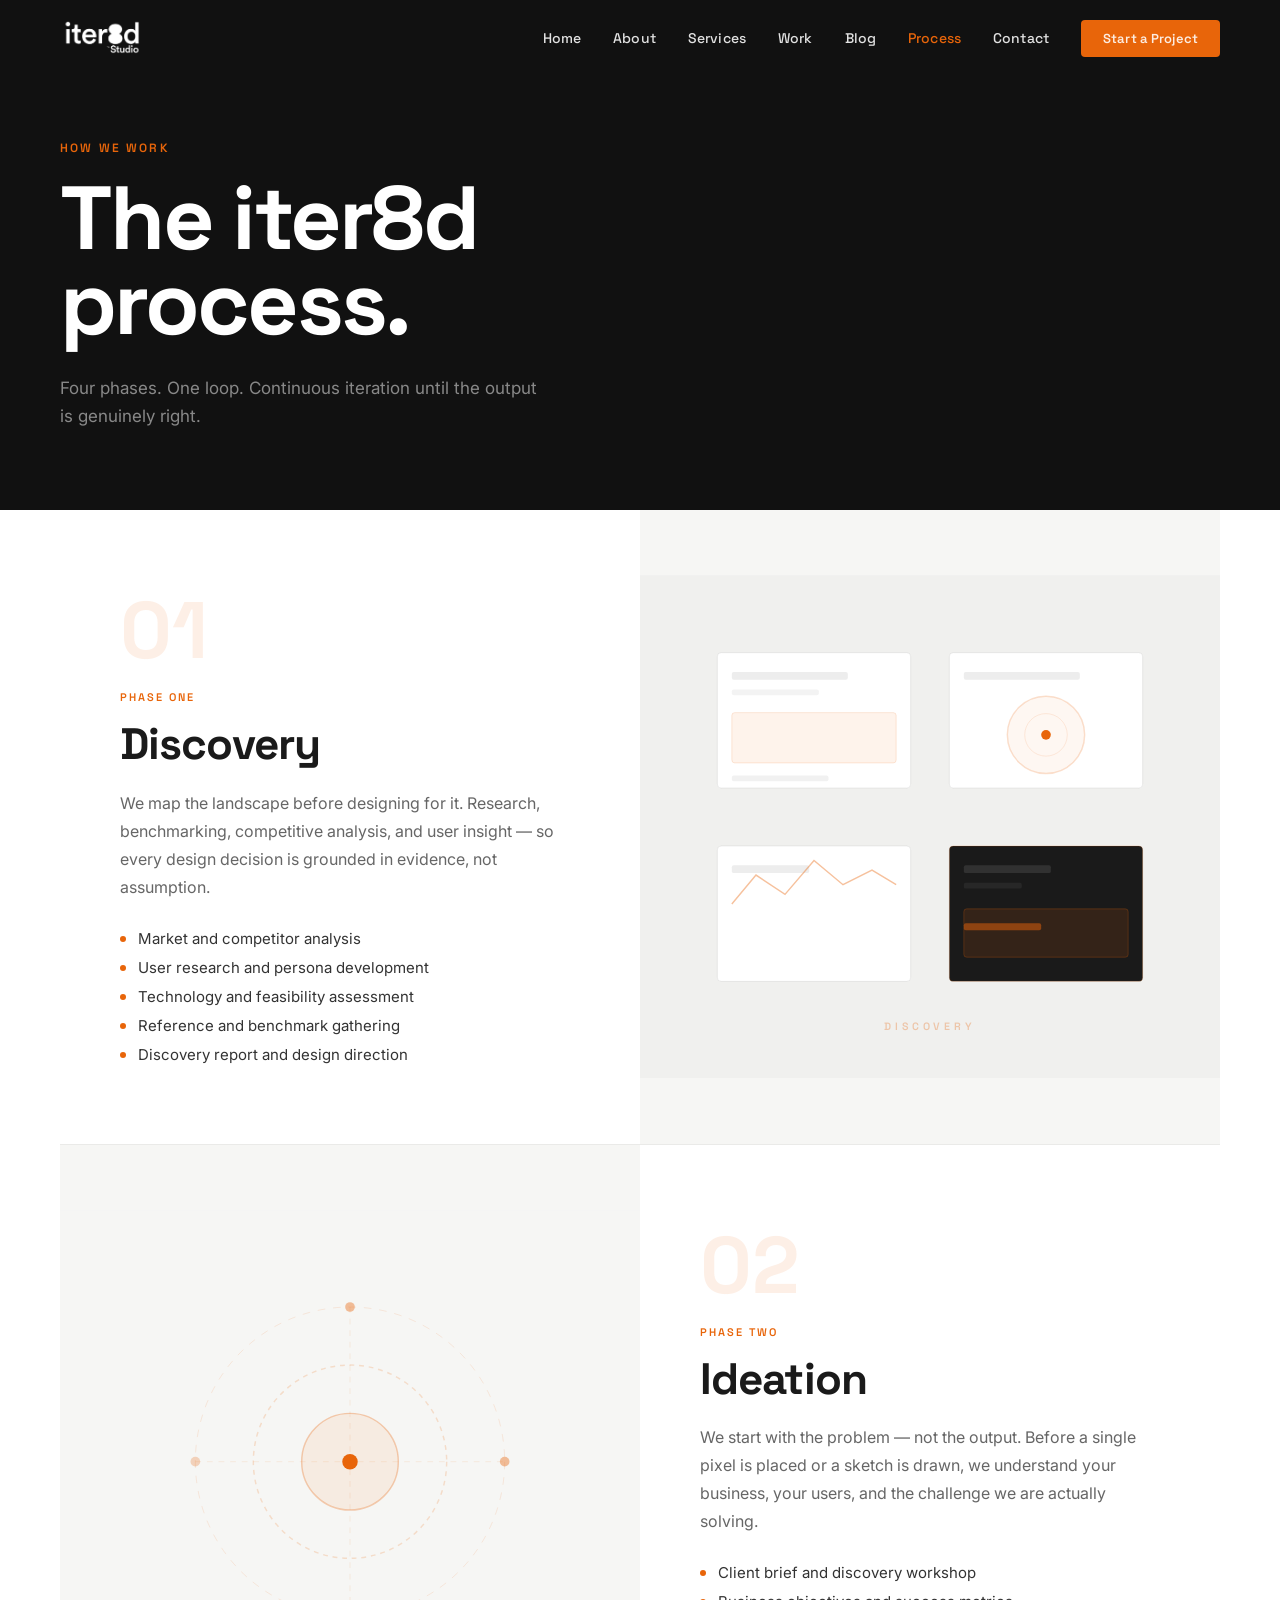
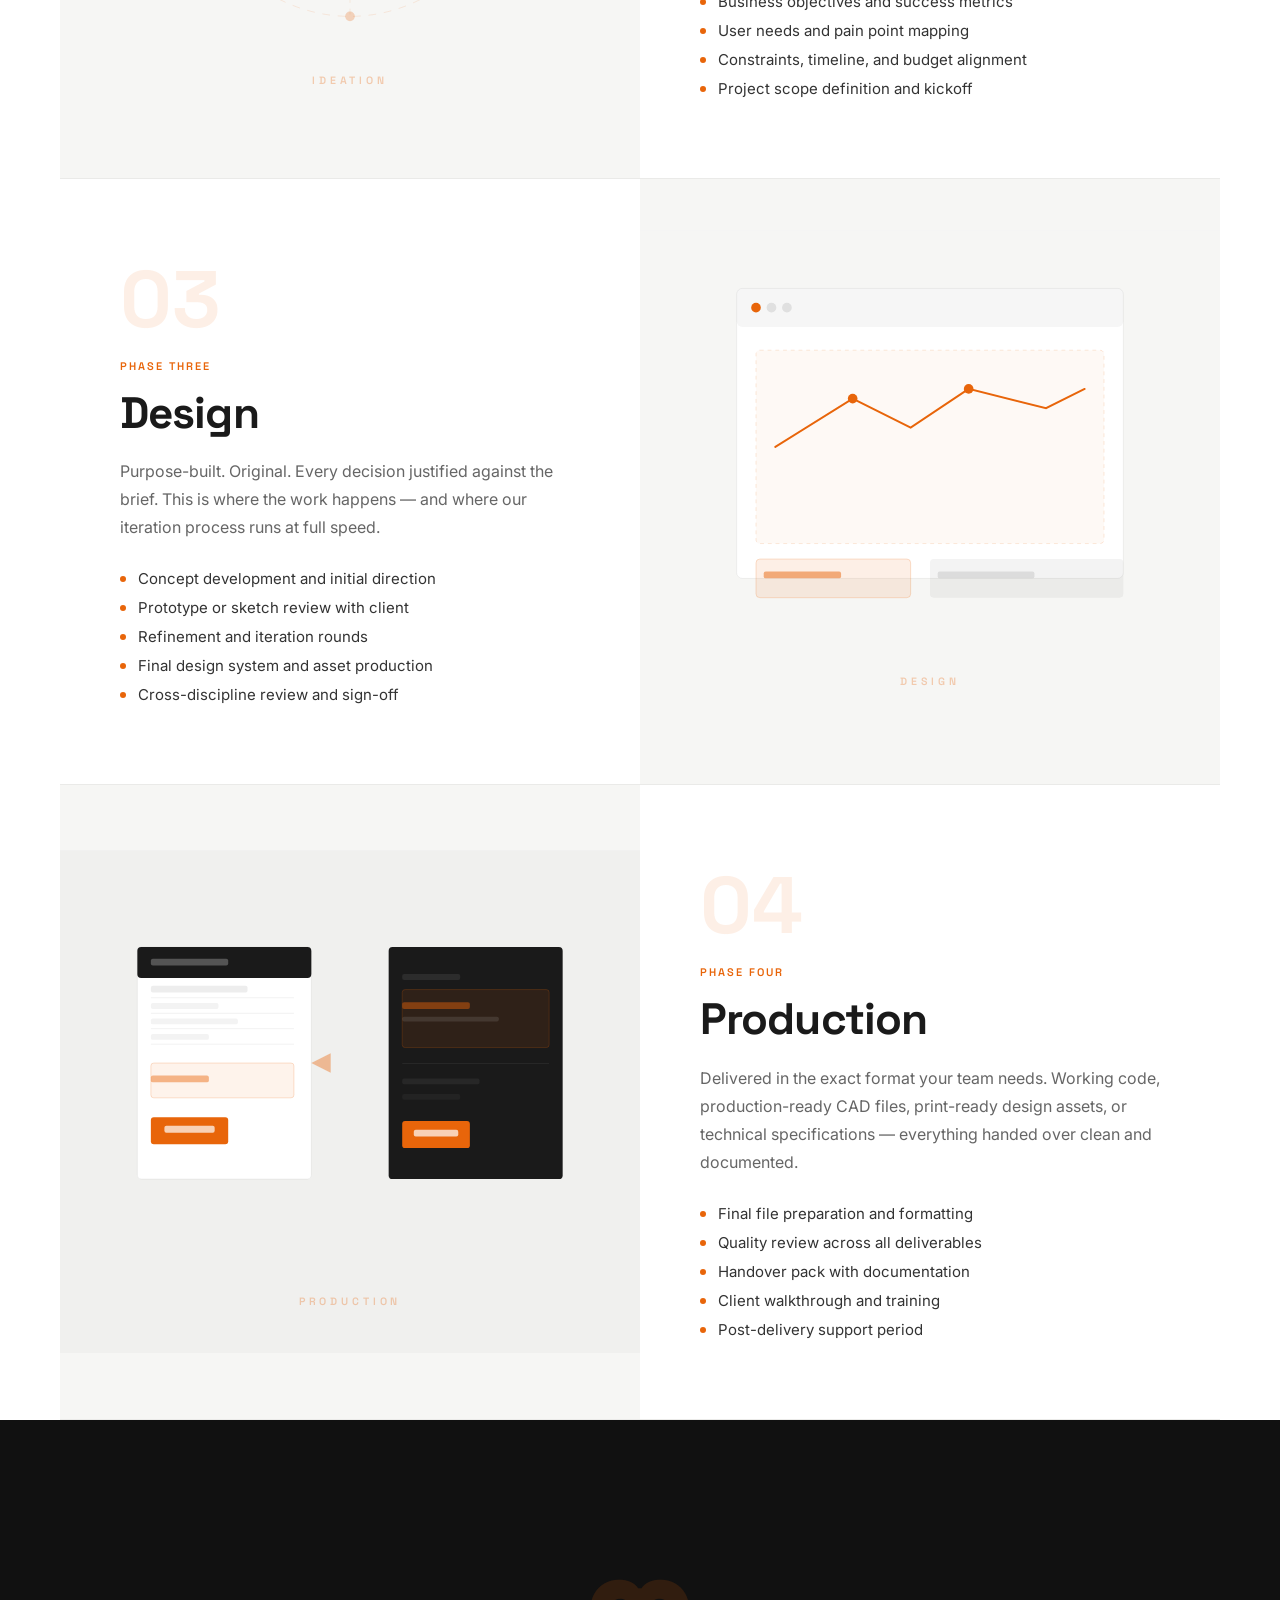
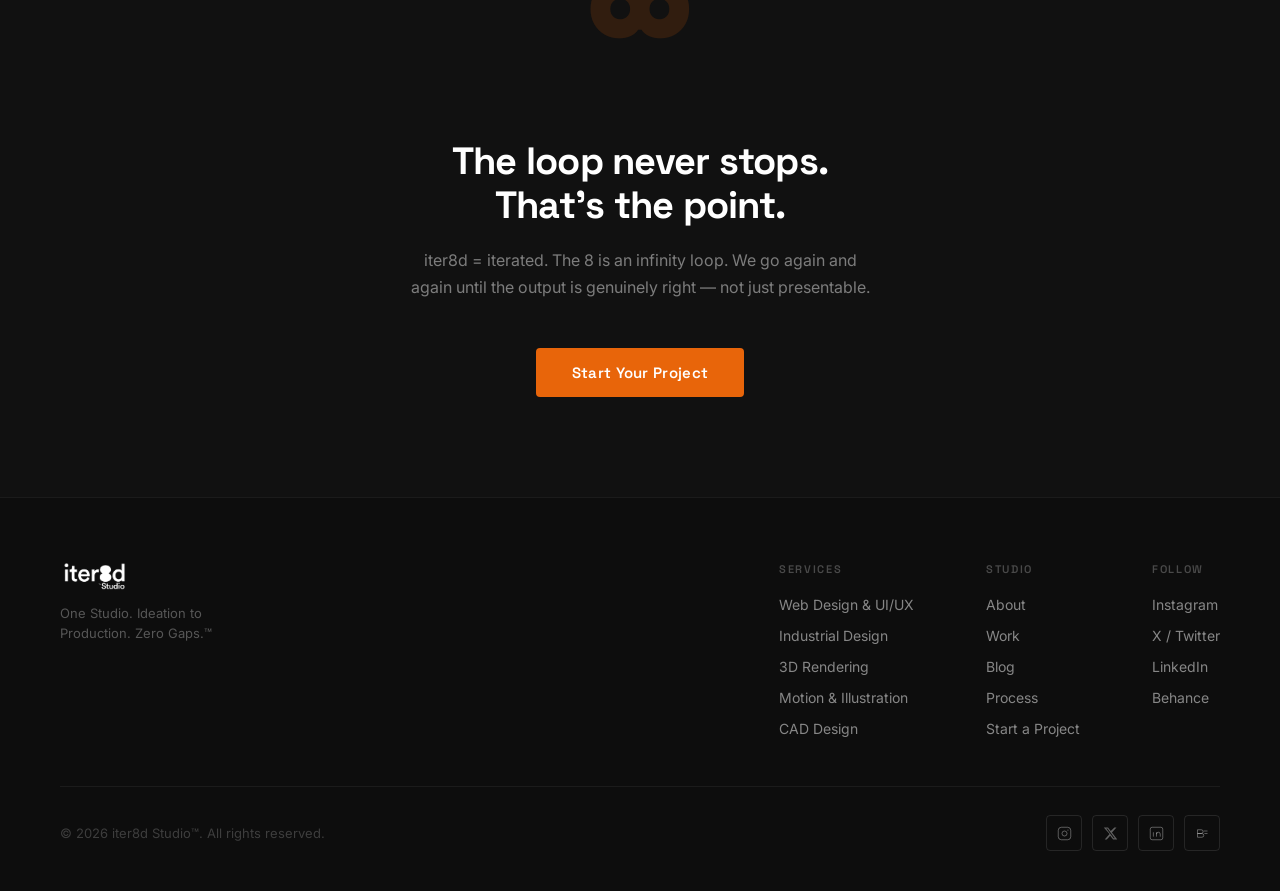
<file: process.html>
<!DOCTYPE html>
<html lang="en">
<head>
<meta charset="UTF-8">
<meta name="viewport" content="width=device-width, initial-scale=1.0">
<meta name="description" content="The iter8d Studio four-phase design process: Ideation, Discovery, Design, Production &#8212; continuous iteration until the output is genuinely right.">
<meta name="author" content="iter8d Studio">
<meta property="og:title" content="Process &#8212; iter8d Studio">
<meta property="og:description" content="The iter8d Studio four-phase design process: Ideation, Discovery, Design, Production &#8212; continuous iteration until the output is genuinely right.">
<meta property="og:type" content="website">
<title>Process &#8212; iter8d Studio</title>
<link rel="preconnect" href="https://fonts.googleapis.com">
<link rel="preconnect" href="https://fonts.gstatic.com" crossorigin>
<link href="https://fonts.googleapis.com/css2?family=Space+Grotesk:wght@300;400;500;600;700&family=Inter:wght@300;400;500;600&display=swap" rel="stylesheet">
<link rel="stylesheet" href="shared.css">
<style>
/* Dark hero nav — links start white, go orange on hover */
nav.hero-dark .nav-links a { color: rgba(255,255,255,0.85); }
nav.hero-dark .hamburger span { background: var(--white); }
nav.hero-dark.scrolled .hamburger span { background: var(--white); }
nav.hero-dark .nav-links a:hover,
nav.hero-dark .nav-links a.active { color: var(--orange) !important; }
nav.hero-dark .logo-color { display: none; }
nav.hero-dark .logo-white { display: block; }
nav.hero-dark.scrolled .logo-color { display: none; }
nav.hero-dark.scrolled .logo-white { display: block; }
</style>
</head>
<body>
<nav id="navbar">
  <a href="index" class="nav-logo" aria-label="iter8d Studio">
    <img src="[data-uri]" alt="iter8d Studio" class="logo-color">
    <img src="[data-uri]" alt="iter8d Studio" class="logo-white">
  </a>
  <div id="hamburger" class="hamburger" aria-label="Menu">
    <span></span><span></span><span></span>
  </div>
  <div id="nav-menu">
    <ul class="nav-links">
      <li><a href="index">Home</a></li>
<li><a href="about">About</a></li>
<li><a href="services">Services</a></li>
<li><a href="work">Work</a></li>
<li><a href="blog">Blog</a></li>
<li><a href="process" class="active">Process</a></li>
<li><a href="contact">Contact</a></li>

      <li><a href="#" data-modal="project" class="nav-cta">Start a Project</a></li>
    </ul>
  </div>
</nav>
<div class="modal-overlay" id="projectModal" role="dialog" aria-modal="true">
  <div class="modal-box">
    <button class="modal-close" id="modalClose" aria-label="Close">&times;</button>
    <h2 class="modal-title">Start a Project</h2>
    <p class="modal-sub">Tell us what you need. We respond within 24 hours on business days.</p>
    <form class="mform" id="projectForm" action="https://formspree.io/f/xbjnwkqv" method="POST">
      <input type="hidden" name="access_key" value="50ec8fa5-96dc-41de-9fde-a5222ad75546">
      <div class="mform-row">
        <div class="mform-group">
          <label class="mform-label" for="m-name">Full Name</label>
          <input class="mform-input" type="text" id="m-name" name="name" placeholder="Your name" required>
        </div>
        <div class="mform-group">
          <label class="mform-label" for="m-email">Email</label>
          <input class="mform-input" type="email" id="m-email" name="email" placeholder="your@email.com" required>
        </div>
      </div>
      <div class="mform-group">
        <label class="mform-label" for="m-company">Company / Brand</label>
        <input class="mform-input" type="text" id="m-company" name="company" placeholder="Your company or project name">
      </div>
      <div class="mform-group">
        <label class="mform-label" for="m-service">Service Needed</label>
        <select class="mform-select" id="m-service" name="service">
          <option value="" disabled selected>Select a service</option>
          <option>Web Design &amp; UI/UX</option>
          <option>Industrial Design</option>
          <option>3D Rendering</option>
          <option>Motion &amp; Illustration</option>
          <option>CAD Design</option>
          <option>Multiple services</option>
        </select>
      </div>
      <div class="mform-group">
        <label class="mform-label" for="m-budget">Budget Range</label>
        <select class="mform-select" id="m-budget" name="budget">
          <option value="" disabled selected>Select a range</option>
          <option>Under $500</option>
          <option>$500 – $1,500</option>
          <option>$1,500 – $5,000</option>
          <option>$5,000 – $15,000</option>
          <option>$15,000+</option>
          <option>Let us discuss</option>
        </select>
      </div>
      <div class="mform-group">
        <label class="mform-label" for="m-msg">Tell Us About Your Project</label>
        <textarea class="mform-textarea" id="m-msg" name="message" placeholder="What are you building? What do you need? Timeline?"></textarea>
      </div>
      <button type="submit" class="mform-submit" id="projectSubmitBtn">Send to iter8d Studio &rarr;</button>
      <p class="mform-note">Sent directly to studio@iter8dstudio.com</p>
    </form>
  </div>
</div>

<html lang="en">
<head>
<meta charset="UTF-8">
<meta name="viewport" content="width=device-width, initial-scale=1.0">
<meta name="description" content="The iter8d Studio four-phase design process: Ideation, Discovery, Design, Production &#8212; continuous iteration until the output is genuinely right.">
<meta name="author" content="iter8d Studio">
<meta property="og:title" content="Process &#8212; iter8d Studio">
<meta property="og:description" content="The iter8d Studio four-phase design process: Ideation, Discovery, Design, Production &#8212; continuous iteration until the output is genuinely right.">
<meta property="og:type" content="website">
<title>Process &#8212; iter8d Studio</title>
<link rel="preconnect" href="https://fonts.googleapis.com">
<link rel="preconnect" href="https://fonts.gstatic.com" crossorigin>
<link href="https://fonts.googleapis.com/css2?family=Space+Grotesk:wght@300;400;500;600;700&family=Inter:wght@300;400;500;600&display=swap" rel="stylesheet">
<style>*, *::before, *::after { box-sizing: border-box; margin: 0; padding: 0; }
:root {
  --orange:   #E8650A;
  --black:    #1A1A1A;
  --white:    #FFFFFF;
  --offwhite: #F6F6F4;
  --gray:     #AAAAAA;
  --darkgray: #333333;
  --midgray:  #666666;
  --card-bg:  #F0F0EE;
  --dark:     #111111;
  --darker:   #0D0D0D;
}
html { scroll-behavior: smooth; font-size: 16px; }
body { font-family: 'Inter', sans-serif; background: var(--white); color: var(--black); overflow-x: hidden; -webkit-font-smoothing: antialiased; }
img { max-width: 100%; display: block; }
a { text-decoration: none; color: inherit; }
::selection { background: var(--orange); color: var(--white); }
::-webkit-scrollbar { width: 4px; }
::-webkit-scrollbar-track { background: var(--black); }
::-webkit-scrollbar-thumb { background: var(--orange); border-radius: 2px; }

/* NAV */
nav { position: fixed; top: 0; left: 0; right: 0; z-index: 1000; display: flex; align-items: center; justify-content: space-between; padding: 20px 60px; transition: all 0.3s ease; }
nav.scrolled { background: rgba(17,17,17,0.97); backdrop-filter: blur(12px); padding: 14px 60px; border-bottom: 1px solid rgba(232,101,10,0.2); }
.nav-logo img { height: 34px; width: auto; }
.nav-logo .logo-white { display: none; filter: brightness(0) invert(1); }
nav.scrolled .logo-color { display: none; }
nav.scrolled .logo-white { display: block; }
.nav-links { display: flex; align-items: center; gap: 32px; list-style: none; }
.nav-links a { font-family: 'Space Grotesk', sans-serif; font-size: 14px; font-weight: 500; color: var(--black); transition: color 0.2s; letter-spacing: 0.01em; }
nav.scrolled .nav-links a { color: rgba(255,255,255,0.7); }
.nav-links a:hover, .nav-links a.active { color: var(--orange) !important; }
.nav-cta { background: var(--orange) !important; color: var(--white) !important; padding: 10px 22px; border-radius: 4px; font-weight: 600 !important; font-size: 13px !important; letter-spacing: 0.03em; transition: background 0.2s, transform 0.2s; }
.nav-cta:hover { background: #d45a08 !important; transform: translateY(-1px); }
.hamburger { display: none; flex-direction: column; gap: 5px; cursor: pointer; z-index: 1001; }
.hamburger span { width: 24px; height: 2px; background: var(--black); transition: all 0.3s; display: block; }
nav.scrolled .hamburger span { background: var(--white); }
.hamburger.active span:nth-child(1) { transform: rotate(45deg) translate(5px, 5px); }
.hamburger.active span:nth-child(2) { opacity: 0; }
.hamburger.active span:nth-child(3) { transform: rotate(-45deg) translate(5px, -5px); }
#nav-menu { display: contents; }

/* PROJECT MODAL */
.modal-overlay { position: fixed; inset: 0; background: rgba(17,17,17,0.85); z-index: 2000; display: flex; align-items: center; justify-content: center; padding: 20px; opacity: 0; pointer-events: none; transition: opacity 0.3s; }
.modal-overlay.open { opacity: 1; pointer-events: all; }
.modal-box { background: var(--white); border-radius: 8px; width: 100%; max-width: 640px; max-height: 90vh; overflow-y: auto; padding: 52px; position: relative; transform: translateY(20px); transition: transform 0.3s; }
.modal-overlay.open .modal-box { transform: translateY(0); }
.modal-close { position: absolute; top: 20px; right: 20px; width: 36px; height: 36px; border: none; background: var(--offwhite); border-radius: 4px; cursor: pointer; display: flex; align-items: center; justify-content: center; color: var(--midgray); font-size: 18px; transition: all 0.2s; }
.modal-close:hover { background: var(--orange); color: var(--white); }
.modal-title { font-family: 'Space Grotesk', sans-serif; font-size: 28px; font-weight: 700; color: var(--black); letter-spacing: -0.02em; margin-bottom: 8px; }
.modal-sub { font-size: 15px; color: var(--midgray); margin-bottom: 36px; line-height: 1.5; }
.mform { display: flex; flex-direction: column; gap: 18px; }
.mform-row { display: grid; grid-template-columns: 1fr 1fr; gap: 14px; }
.mform-group { display: flex; flex-direction: column; gap: 7px; }
.mform-label { font-family: 'Space Grotesk', sans-serif; font-size: 11px; font-weight: 600; color: var(--darkgray); letter-spacing: 0.08em; text-transform: uppercase; }
.mform-input, .mform-select, .mform-textarea { background: var(--offwhite); border: 1.5px solid transparent; border-radius: 4px; padding: 13px 16px; font-family: 'Inter', sans-serif; font-size: 15px; color: var(--black); outline: none; transition: border-color 0.2s; width: 100%; }
.mform-input::placeholder, .mform-textarea::placeholder { color: var(--gray); }
.mform-input:focus, .mform-select:focus, .mform-textarea:focus { border-color: var(--orange); background: var(--white); }
.mform-select { appearance: none; cursor: pointer; color: var(--midgray); }
.mform-textarea { resize: none; height: 110px; }
.mform-submit { background: var(--orange); color: var(--white); padding: 15px 32px; border-radius: 4px; font-family: 'Space Grotesk', sans-serif; font-size: 15px; font-weight: 600; border: none; cursor: pointer; transition: background 0.2s, transform 0.2s; width: 100%; }
.mform-submit:hover { background: #d45a08; transform: translateY(-1px); }
.mform-note { font-size: 13px; color: var(--gray); text-align: center; }

/* SECTIONS */
.page-hero { min-height: 60vh; background: var(--dark); display: flex; flex-direction: column; justify-content: flex-end; padding: 140px 60px 80px; position: relative; overflow: hidden; }
.page-hero-eyebrow { font-family: 'Space Grotesk', sans-serif; font-size: 12px; font-weight: 600; letter-spacing: 0.18em; text-transform: uppercase; color: var(--orange); margin-bottom: 20px; }
.page-hero-title { font-family: 'Space Grotesk', sans-serif; font-size: clamp(44px, 7vw, 96px); font-weight: 700; line-height: 0.95; color: var(--white); letter-spacing: -0.03em; max-width: 800px; }
.page-hero-sub { font-size: 17px; color: rgba(255,255,255,0.5); max-width: 480px; line-height: 1.65; margin-top: 28px; }
.section-pad { padding: 100px 60px; }
.section-pad-dark { padding: 100px 60px; background: var(--dark); }
.inner { max-width: 1200px; margin: 0 auto; }
.section-label { font-family: 'Space Grotesk', sans-serif; font-size: 11px; font-weight: 600; letter-spacing: 0.2em; text-transform: uppercase; color: var(--orange); margin-bottom: 16px; }
.section-title { font-family: 'Space Grotesk', sans-serif; font-size: clamp(30px, 4vw, 48px); font-weight: 700; line-height: 1.05; color: var(--black); letter-spacing: -0.02em; }
.section-title-white { color: var(--white); }
.section-body { font-size: 16px; line-height: 1.75; color: var(--midgray); max-width: 640px; margin-top: 20px; }
.section-body-white { color: rgba(255,255,255,0.55); }

/* BUTTONS */
.btn { display: inline-block; padding: 15px 36px; border-radius: 4px; font-family: 'Space Grotesk', sans-serif; font-size: 15px; font-weight: 600; letter-spacing: 0.02em; transition: all 0.2s; cursor: pointer; border: none; }
.btn-primary { background: var(--orange); color: var(--white); }
.btn-primary:hover { background: #d45a08; transform: translateY(-2px); }
.btn-white { background: var(--white); color: var(--orange); }
.btn-white:hover { transform: translateY(-2px); box-shadow: 0 12px 32px rgba(0,0,0,0.2); }
.btn-outline { border: 1.5px solid rgba(255,255,255,0.25); color: var(--white); background: transparent; }
.btn-outline:hover { border-color: var(--orange); color: var(--orange); }

/* REVEAL */
.reveal { opacity: 0; transform: translateY(28px); transition: opacity 0.7s ease, transform 0.7s ease; }
.reveal.visible { opacity: 1; transform: translateY(0); }
.reveal-delay-1 { transition-delay: 0.1s; }
.reveal-delay-2 { transition-delay: 0.2s; }
.reveal-delay-3 { transition-delay: 0.3s; }
.reveal-delay-4 { transition-delay: 0.4s; }
.reveal-delay-5 { transition-delay: 0.5s; }

/* CTA STRIP */
.cta-strip { padding: 100px 60px; background: var(--orange); text-align: center; }
.cta-strip h2 { font-family: 'Space Grotesk', sans-serif; font-size: clamp(32px, 5vw, 64px); font-weight: 700; line-height: 1.0; color: var(--white); letter-spacing: -0.03em; max-width: 760px; margin: 0 auto 24px; }
.cta-strip p { font-size: 17px; color: rgba(255,255,255,0.8); max-width: 460px; margin: 0 auto 44px; line-height: 1.6; }

/* FOOTER */
footer { background: var(--darker); padding: 64px 60px 40px; border-top: 1px solid rgba(255,255,255,0.06); }
.footer-top { display: flex; justify-content: space-between; align-items: flex-start; padding-bottom: 48px; border-bottom: 1px solid rgba(255,255,255,0.06); margin-bottom: 28px; }
.footer-logo img { height: 28px; filter: brightness(0) invert(1); margin-bottom: 14px; }
.footer-tagline { font-size: 13px; color: rgba(255,255,255,0.3); max-width: 200px; line-height: 1.5; }
.footer-links { display: flex; gap: 72px; }
.footer-col-title { font-family: 'Space Grotesk', sans-serif; font-size: 11px; font-weight: 600; letter-spacing: 0.15em; text-transform: uppercase; color: rgba(255,255,255,0.25); margin-bottom: 18px; }
.footer-col-links { list-style: none; display: flex; flex-direction: column; gap: 11px; }
.footer-col-links a { font-size: 14px; color: rgba(255,255,255,0.5); transition: color 0.2s; }
.footer-col-links a:hover { color: var(--orange); }
.footer-bottom { display: flex; justify-content: space-between; align-items: center; }
.footer-copy { font-size: 13px; color: rgba(255,255,255,0.2); }
.footer-socials { display: flex; gap: 10px; }
.social-link { width: 36px; height: 36px; border: 1px solid rgba(255,255,255,0.1); border-radius: 4px; display: flex; align-items: center; justify-content: center; color: rgba(255,255,255,0.35); transition: all 0.2s; }
.social-link:hover { border-color: var(--orange); color: var(--orange); }

@media (max-width: 1024px) {
  nav { padding: 18px 32px; }
  nav.scrolled { padding: 12px 32px; }
  .page-hero, .section-pad, .section-pad-dark, .cta-strip, footer { padding-left: 32px; padding-right: 32px; }
  .footer-links { gap: 40px; }
}
@media (max-width: 768px) {
  nav { padding: 16px 20px; }
  nav.scrolled { padding: 12px 20px; }
  .hamburger { display: flex; }
  #nav-menu { display: none; position: fixed; top: 0; left: 0; right: 0; bottom: 0; background: rgba(17,17,17,0.98); flex-direction: column; align-items: center; justify-content: center; gap: 8px; z-index: 999; }
  #nav-menu.open { display: flex; }
  .nav-links { flex-direction: column; gap: 24px; text-align: center; }
  .nav-links a { font-size: 20px !important; color: var(--white) !important; }
  .nav-cta { font-size: 16px !important; padding: 14px 32px !important; }
  .page-hero, .section-pad, .section-pad-dark, .cta-strip, footer { padding-left: 20px; padding-right: 20px; }
  .page-hero { padding-top: 120px; padding-bottom: 60px; }
  .footer-top { flex-direction: column; gap: 36px; }
  .footer-links { flex-wrap: wrap; gap: 28px; }
  .footer-bottom { flex-direction: column; gap: 14px; text-align: center; }
  .modal-box { padding: 32px 24px; }
  .mform-row { grid-template-columns: 1fr; }
}
@media (prefers-reduced-motion: reduce) {
  *, *::before, *::after { animation-duration: 0.01ms !important; transition-duration: 0.01ms !important; }
}

/* ── HERO-DARK NAV (dark background pages) ─────────── */
nav.hero-dark .nav-links a { color: rgba(255,255,255,0.88) !important; }
nav.hero-dark .hamburger span { background: var(--white); }
nav.hero-dark .logo-color { display: none !important; }
nav.hero-dark .logo-white { display: block !important; }
nav.hero-dark .nav-links a:hover,
nav.hero-dark .nav-links a.active { color: var(--orange) !important; }
/* once scrolled the dark bg nav handles itself */
nav.hero-dark.scrolled .nav-links a { color: rgba(255,255,255,0.75) !important; }
nav.hero-dark.scrolled .nav-links a:hover,
nav.hero-dark.scrolled .nav-links a.active { color: var(--orange) !important; }

/* ── ANIMATION FIX — ensure fadeUp always runs ─────── */
@keyframes fadeUp { from { opacity: 0; transform: translateY(20px); } to { opacity: 1; transform: translateY(0); } }
@keyframes pulse { 0%,100% { opacity:1;transform:scale(1); } 50% { opacity:0.4;transform:scale(0.8); } }

/* ── SERVICES ACCORDION ────────────────────────────── */
.svc-body { display: none; }
.svc-item.open .svc-body { display: grid; grid-template-columns: 1fr 1fr; gap: 60px; padding-bottom: 52px; }
.svc-item.open .svc-arrow { background: var(--orange); border-color: var(--orange); color: var(--white); transform: rotate(90deg); }
.svc-header { cursor: pointer; user-select: none; }

/* ── WORK FILTER ───────────────────────────────────── */
.wk-card { transition: opacity 0.3s; }
.wk-card.hidden { display: none; }

/* ── MODAL SCROLL FIX ──────────────────────────────── */
.modal-overlay { overflow-y: auto; }

/* ── FOOTER SOCIAL ICONS ALIGNED ──────────────────── */
.social-link svg { display: block; }
.footer-socials { align-items: center; }

/* ── MOBILE NAV OPEN BODY LOCK ─────────────────────── */
body.nav-open { overflow: hidden; }
</style>
<style>
.process-hero { min-height: 55vh; background: var(--dark); display: flex; flex-direction: column; justify-content: flex-end; padding: 140px 60px 80px; }
.process-phases { padding: 0 60px; background: var(--white); }
.phase { display: grid; grid-template-columns: 1fr 1fr; min-height: 520px; border-bottom: 1px solid #EAEAE8; }
.phase:nth-child(even) .phase-content { order: 2; }
.phase:nth-child(even) .phase-visual { order: 1; }
.phase-content { padding: 80px 60px; display: flex; flex-direction: column; justify-content: center; }
.phase-num { font-family: "Space Grotesk",sans-serif; font-size: 80px; font-weight: 700; color: rgba(232,101,10,0.1); line-height: 1; margin-bottom: 20px; }
.phase-label { font-family: "Space Grotesk",sans-serif; font-size: 11px; font-weight: 600; letter-spacing: 0.18em; text-transform: uppercase; color: var(--orange); margin-bottom: 16px; }
.phase-title { font-family: "Space Grotesk",sans-serif; font-size: clamp(28px,3.5vw,44px); font-weight: 700; color: var(--black); letter-spacing: -0.02em; margin-bottom: 20px; line-height: 1.1; }
.phase-desc { font-size: 16px; color: var(--midgray); line-height: 1.75; margin-bottom: 28px; }
.phase-points { list-style: none; display: flex; flex-direction: column; gap: 10px; }
.phase-points li { font-size: 15px; color: var(--darkgray); display: flex; gap: 12px; align-items: flex-start; }
.phase-points li::before { content: ""; width: 6px; height: 6px; border-radius: 50%; background: var(--orange); flex-shrink: 0; margin-top: 7px; }
.phase-visual { background: var(--offwhite); display: flex; align-items: center; justify-content: center; overflow: hidden; position: relative; }
.phase-visual svg { width: 100%; height: 100%; }
.process-infinity { padding: 100px 60px; background: var(--dark); text-align: center; }
.inf-symbol { font-family: "Space Grotesk",sans-serif; font-size: 180px; font-weight: 700; color: rgba(232,101,10,0.15); line-height: 1; margin-bottom: 40px; }
.inf-text { font-family: "Space Grotesk",sans-serif; font-size: clamp(24px,3vw,38px); font-weight: 700; color: var(--white); letter-spacing: -0.02em; max-width: 640px; margin: 0 auto 20px; line-height: 1.15; }
.inf-sub { font-size: 16px; color: rgba(255,255,255,0.45); max-width: 460px; margin: 0 auto; line-height: 1.65; }
@media (max-width:1024px) { .process-hero,.process-phases,.process-infinity { padding-left:32px;padding-right:32px; } .phase { grid-template-columns:1fr; min-height:auto; } .phase:nth-child(even) .phase-content { order:1; } .phase:nth-child(even) .phase-visual { order:2; } .phase-visual { min-height:300px; } .phase-content { padding:60px 32px; } }
@media (max-width:768px) { .process-hero,.process-phases,.process-infinity { padding-left:20px;padding-right:20px; } .phase-content { padding:48px 20px; } .inf-symbol { font-size:100px; } }
</style>
</head>
<body>


<section class="process-hero">
  <p class="page-hero-eyebrow">How We Work</p>
  <h1 class="page-hero-title">The iter8d<br>process.</h1>
  <p class="page-hero-sub">Four phases. One loop. Continuous iteration until the output is genuinely right.</p>
</section>

<div class="process-phases">
  <div class="inner" style="padding:0;">

    <div class="phase reveal">
      <div class="phase-content">
        <div class="phase-num">01</div>
        <p class="phase-label">Phase One</p>
        <h2 class="phase-title">Discovery</h2>
        <p class="phase-desc">We map the landscape before designing for it. Research, benchmarking, competitive analysis, and user insight &#8212; so every design decision is grounded in evidence, not assumption.</p>
        <ul class="phase-points">
          <li>Market and competitor analysis</li>
          <li>User research and persona development</li>
          <li>Technology and feasibility assessment</li>
          <li>Reference and benchmark gathering</li>
          <li>Discovery report and design direction</li>
        </ul>
      </div>
      <div class="phase-visual">
        <svg viewBox="0 0 600 520" fill="none" xmlns="http://www.w3.org/2000/svg">
          <rect width="600" height="520" fill="#F0F0EE"/>
          <rect x="80" y="80" width="200" height="140" rx="4" fill="white" stroke="rgba(26,26,26,0.08)" stroke-width="1"/>
          <rect x="95" y="100" width="120" height="8" rx="2" fill="rgba(26,26,26,0.08)"/>
          <rect x="95" y="118" width="90" height="6" rx="2" fill="rgba(26,26,26,0.05)"/>
          <rect x="95" y="142" width="170" height="52" rx="3" fill="rgba(232,101,10,0.08)" stroke="rgba(232,101,10,0.15)" stroke-width="1"/>
          <rect x="95" y="207" width="100" height="6" rx="2" fill="rgba(26,26,26,0.06)"/>
          <rect x="320" y="80" width="200" height="140" rx="4" fill="white" stroke="rgba(26,26,26,0.08)" stroke-width="1"/>
          <rect x="335" y="100" width="120" height="8" rx="2" fill="rgba(26,26,26,0.08)"/>
          <circle cx="420" cy="165" r="40" stroke="rgba(232,101,10,0.2)" stroke-width="1.5" fill="rgba(232,101,10,0.05)"/>
          <circle cx="420" cy="165" r="22" stroke="rgba(232,101,10,0.12)" stroke-width="1" fill="none"/>
          <circle cx="420" cy="165" r="5" fill="#E8650A"/>
          <rect x="80" y="280" width="200" height="140" rx="4" fill="white" stroke="rgba(26,26,26,0.08)" stroke-width="1"/>
          <rect x="95" y="300" width="80" height="8" rx="2" fill="rgba(26,26,26,0.08)"/>
          <path d="M95 340 L120 310 L150 330 L180 295 L210 320 L240 305 L265 320" stroke="rgba(232,101,10,0.4)" stroke-width="1.5" fill="none"/>
          <rect x="320" y="280" width="200" height="140" rx="4" fill="#1A1A1A" stroke="rgba(232,101,10,0.2)" stroke-width="1"/>
          <rect x="335" y="300" width="90" height="8" rx="2" fill="rgba(255,255,255,0.1)"/>
          <rect x="335" y="318" width="60" height="6" rx="2" fill="rgba(255,255,255,0.06)"/>
          <rect x="335" y="345" width="170" height="50" rx="3" fill="rgba(232,101,10,0.12)" stroke="rgba(232,101,10,0.25)"/>
          <rect x="335" y="360" width="80" height="7" rx="2" fill="rgba(232,101,10,0.5)"/>
          <text x="300" y="470" text-anchor="middle" fill="rgba(232,101,10,0.3)" font-family="Space Grotesk,sans-serif" font-size="11" letter-spacing="4" font-weight="600">DISCOVERY</text>
        </svg>
      </div>
    </div>

    <div class="phase reveal">
      <div class="phase-content">
        <div class="phase-num">02</div>
        <p class="phase-label">Phase Two</p>
        <h2 class="phase-title">Ideation</h2>
        <p class="phase-desc">We start with the problem &#8212; not the output. Before a single pixel is placed or a sketch is drawn, we understand your business, your users, and the challenge we are actually solving.</p>
        <ul class="phase-points">
          <li>Client brief and discovery workshop</li>
          <li>Business objectives and success metrics</li>
          <li>User needs and pain point mapping</li>
          <li>Constraints, timeline, and budget alignment</li>
          <li>Project scope definition and kickoff</li>
        </ul>
      </div>
      <div class="phase-visual">
        <svg viewBox="0 0 600 520" fill="none" xmlns="http://www.w3.org/2000/svg">
          <rect width="600" height="520" fill="#F6F6F4"/>
          <circle cx="300" cy="260" r="160" stroke="rgba(232,101,10,0.12)" stroke-width="1" stroke-dasharray="8 8"/>
          <circle cx="300" cy="260" r="100" stroke="rgba(232,101,10,0.18)" stroke-width="1.5" stroke-dasharray="5 5"/>
          <circle cx="300" cy="260" r="50" fill="rgba(232,101,10,0.08)" stroke="rgba(232,101,10,0.3)" stroke-width="1.5"/>
          <circle cx="300" cy="260" r="8" fill="#E8650A"/>
          <line x1="300" y1="100" x2="300" y2="420" stroke="rgba(232,101,10,0.1)" stroke-dasharray="6 6"/>
          <line x1="140" y1="260" x2="460" y2="260" stroke="rgba(232,101,10,0.1)" stroke-dasharray="6 6"/>
          <circle cx="300" cy="100" r="5" fill="rgba(232,101,10,0.4)"/>
          <circle cx="460" cy="260" r="5" fill="rgba(232,101,10,0.4)"/>
          <circle cx="300" cy="420" r="5" fill="rgba(232,101,10,0.25)"/>
          <circle cx="140" cy="260" r="5" fill="rgba(232,101,10,0.25)"/>
          <text x="300" y="490" text-anchor="middle" fill="rgba(232,101,10,0.3)" font-family="Space Grotesk,sans-serif" font-size="11" letter-spacing="4" font-weight="600">IDEATION</text>
        </svg>
      </div>
    </div>

    <div class="phase reveal">
      <div class="phase-content">
        <div class="phase-num">03</div>
        <p class="phase-label">Phase Three</p>
        <h2 class="phase-title">Design</h2>
        <p class="phase-desc">Purpose-built. Original. Every decision justified against the brief. This is where the work happens &#8212; and where our iteration process runs at full speed.</p>
        <ul class="phase-points">
          <li>Concept development and initial direction</li>
          <li>Prototype or sketch review with client</li>
          <li>Refinement and iteration rounds</li>
          <li>Final design system and asset production</li>
          <li>Cross-discipline review and sign-off</li>
        </ul>
      </div>
      <div class="phase-visual">
        <svg viewBox="0 0 600 520" fill="none" xmlns="http://www.w3.org/2000/svg">
          <rect width="600" height="520" fill="#F6F6F4"/>
          <rect x="100" y="60" width="400" height="300" rx="6" fill="white" stroke="rgba(26,26,26,0.06)"/>
          <rect x="100" y="60" width="400" height="40" rx="6" fill="rgba(26,26,26,0.04)"/>
          <circle cx="120" cy="80" r="5" fill="#E8650A"/>
          <circle cx="136" cy="80" r="5" fill="rgba(26,26,26,0.1)"/>
          <circle cx="152" cy="80" r="5" fill="rgba(26,26,26,0.1)"/>
          <rect x="120" y="124" width="360" height="200" rx="4" fill="rgba(232,101,10,0.04)" stroke="rgba(232,101,10,0.15)" stroke-dasharray="4 4"/>
          <path d="M140 224 L220 174 L280 204 L340 164 L420 184 L460 164" stroke="#E8650A" stroke-width="2" fill="none" stroke-linecap="round"/>
          <circle cx="220" cy="174" r="5" fill="#E8650A"/>
          <circle cx="340" cy="164" r="5" fill="#E8650A"/>
          <rect x="120" y="340" width="160" height="40" rx="4" fill="rgba(232,101,10,0.1)" stroke="rgba(232,101,10,0.2)"/>
          <rect x="128" y="353" width="80" height="7" rx="2" fill="rgba(232,101,10,0.5)"/>
          <rect x="300" y="340" width="200" height="40" rx="4" fill="rgba(26,26,26,0.05)"/>
          <rect x="308" y="353" width="100" height="7" rx="2" fill="rgba(26,26,26,0.1)"/>
          <text x="300" y="470" text-anchor="middle" fill="rgba(232,101,10,0.3)" font-family="Space Grotesk,sans-serif" font-size="11" letter-spacing="4" font-weight="600">DESIGN</text>
        </svg>
      </div>
    </div>

    <div class="phase reveal">
      <div class="phase-content">
        <div class="phase-num">04</div>
        <p class="phase-label">Phase Four</p>
        <h2 class="phase-title">Production</h2>
        <p class="phase-desc">Delivered in the exact format your team needs. Working code, production-ready CAD files, print-ready design assets, or technical specifications &#8212; everything handed over clean and documented.</p>
        <ul class="phase-points">
          <li>Final file preparation and formatting</li>
          <li>Quality review across all deliverables</li>
          <li>Handover pack with documentation</li>
          <li>Client walkthrough and training</li>
          <li>Post-delivery support period</li>
        </ul>
      </div>
      <div class="phase-visual">
        <svg viewBox="0 0 600 520" fill="none" xmlns="http://www.w3.org/2000/svg">
          <rect width="600" height="520" fill="#F0F0EE"/>
          <rect x="80" y="100" width="180" height="240" rx="4" fill="white" stroke="rgba(26,26,26,0.06)"/>
          <rect x="80" y="100" width="180" height="32" rx="4" fill="#1A1A1A"/>
          <rect x="94" y="112" width="80" height="7" rx="2" fill="rgba(255,255,255,0.25)"/>
          <rect x="94" y="152" width="148" height="1" fill="rgba(26,26,26,0.06)"/>
          <rect x="94" y="168" width="148" height="1" fill="rgba(26,26,26,0.06)"/>
          <rect x="94" y="184" width="148" height="1" fill="rgba(26,26,26,0.06)"/>
          <rect x="94" y="200" width="148" height="1" fill="rgba(26,26,26,0.06)"/>
          <rect x="94" y="140" width="100" height="7" rx="2" fill="rgba(26,26,26,0.08)"/>
          <rect x="94" y="158" width="70" height="6" rx="2" fill="rgba(26,26,26,0.05)"/>
          <rect x="94" y="174" width="90" height="6" rx="2" fill="rgba(26,26,26,0.05)"/>
          <rect x="94" y="190" width="60" height="6" rx="2" fill="rgba(26,26,26,0.05)"/>
          <rect x="94" y="220" width="148" height="36" rx="3" fill="rgba(232,101,10,0.08)" stroke="rgba(232,101,10,0.2)"/>
          <rect x="94" y="233" width="60" height="7" rx="2" fill="rgba(232,101,10,0.45)"/>
          <rect x="94" y="276" width="80" height="28" rx="3" fill="#E8650A"/>
          <rect x="108" y="285" width="52" height="7" rx="2" fill="rgba(255,255,255,0.7)"/>
          <rect x="340" y="100" width="180" height="240" rx="4" fill="#1A1A1A"/>
          <rect x="354" y="128" width="60" height="6" rx="2" fill="rgba(255,255,255,0.08)"/>
          <rect x="354" y="144" width="152" height="60" rx="3" fill="rgba(232,101,10,0.1)" stroke="rgba(232,101,10,0.2)"/>
          <rect x="354" y="157" width="70" height="7" rx="2" fill="rgba(232,101,10,0.45)"/>
          <rect x="354" y="172" width="100" height="5" rx="2" fill="rgba(255,255,255,0.1)"/>
          <rect x="354" y="220" width="152" height="1" fill="rgba(255,255,255,0.06)"/>
          <rect x="354" y="236" width="80" height="6" rx="2" fill="rgba(255,255,255,0.06)"/>
          <rect x="354" y="252" width="60" height="6" rx="2" fill="rgba(255,255,255,0.04)"/>
          <rect x="354" y="280" width="70" height="28" rx="3" fill="#E8650A"/>
          <rect x="366" y="289" width="46" height="7" rx="2" fill="rgba(255,255,255,0.7)"/>
          <path d="M260 220 L280 210 L280 230 Z" fill="rgba(232,101,10,0.4)"/>
          <text x="300" y="470" text-anchor="middle" fill="rgba(232,101,10,0.3)" font-family="Space Grotesk,sans-serif" font-size="11" letter-spacing="4" font-weight="600">PRODUCTION</text>
        </svg>
      </div>
    </div>

  </div>
</div>

<section class="process-infinity">
  <div class="inf-symbol" aria-hidden="true">&#8734;</div>
  <h2 class="inf-text">The loop never stops.<br>That&#8217;s the point.</h2>
  <p class="inf-sub">iter8d = iterated. The 8 is an infinity loop. We go again and again until the output is genuinely right &#8212; not just presentable.</p>
  <div style="margin-top:48px;"><a href="contact" class="btn btn-primary">Start Your Project</a></div>
</section>
<footer>
  <div class="inner">
    <div class="footer-top">
      <div>
        <div class="footer-logo"><img src="[data-uri]" alt="iter8d Studio"></div>
        <p class="footer-tagline">One Studio. Ideation to Production. Zero Gaps.&#8482;</p>
      </div>
      <div class="footer-links">
        <div>
          <p class="footer-col-title">Services</p>
          <ul class="footer-col-links">
            <li><a href="services">Web Design &amp; UI/UX</a></li>
            <li><a href="services">Industrial Design</a></li>
            <li><a href="services">3D Rendering</a></li>
            <li><a href="services">Motion &amp; Illustration</a></li>
            <li><a href="services">CAD Design</a></li>
          </ul>
        </div>
        <div>
          <p class="footer-col-title">Studio</p>
          <ul class="footer-col-links">
            <li><a href="about">About</a></li>
            <li><a href="work">Work</a></li>
            <li><a href="blog">Blog</a></li>
            <li><a href="process">Process</a></li>
            <li><a href="#" data-modal="project">Start a Project</a></li>
          </ul>
        </div>
        <div>
          <p class="footer-col-title">Follow</p>
          <ul class="footer-col-links">
            <li><a href="https://www.instagram.com/iter8dstudio/" target="_blank" rel="noopener">Instagram</a></li>
            <li><a href="https://x.com/Iter8dStudio" target="_blank" rel="noopener">X / Twitter</a></li>
            <li><a href="https://www.linkedin.com/company/iter8d-studio" target="_blank" rel="noopener">LinkedIn</a></li>
            <li><a href="https://www.behance.net/iter8dstudiodesign" target="_blank" rel="noopener">Behance</a></li>
          </ul>
        </div>
      </div>
    </div>
    <div class="footer-bottom">
      <p class="footer-copy">&#169; 2026 iter8d Studio&#8482;. All rights reserved.</p>
      <div class="footer-socials">
<a href="https://www.instagram.com/iter8dstudio/" class="social-link" target="_blank" rel="noopener" aria-label="Instagram">
  <svg width="15" height="15" viewBox="0 0 24 24" fill="none" stroke="currentColor" stroke-width="1.5"><rect x="2" y="2" width="20" height="20" rx="5"/><circle cx="12" cy="12" r="4"/><circle cx="17.5" cy="6.5" r="1" fill="currentColor" stroke="none"/></svg>
</a>
<a href="https://x.com/Iter8dStudio" class="social-link" target="_blank" rel="noopener" aria-label="X / Twitter">
  <svg width="15" height="15" viewBox="0 0 24 24" fill="currentColor"><path d="M18.244 2.25h3.308l-7.227 8.26 8.502 11.24H16.17l-4.714-6.231-5.401 6.231H2.744l7.73-8.835L1.254 2.25H8.08l4.259 5.63 5.905-5.63zm-1.161 17.52h1.833L7.084 4.126H5.117z"/></svg>
</a>
<a href="https://www.linkedin.com/company/iter8d-studio" class="social-link" target="_blank" rel="noopener" aria-label="LinkedIn">
  <svg width="15" height="15" viewBox="0 0 24 24" fill="none" stroke="currentColor" stroke-width="1.5"><rect x="2" y="2" width="20" height="20" rx="3"/><path d="M7 10v7M7 7v.01M12 10v7M12 13a3 3 0 016 0v4"/></svg>
</a>
<a href="https://www.behance.net/iter8dstudiodesign" class="social-link" target="_blank" rel="noopener" aria-label="Behance">
  <svg width="15" height="15" viewBox="0 0 24 24" fill="none" stroke="currentColor" stroke-width="1.5"><path d="M4 6h6a3 3 0 010 6H4V6zm0 6h7a3 3 0 010 6H4v-6z"/><path d="M14 8h6M15 12h5"/></svg>
</a></div>
    </div>
  </div>
</footer>
<script src="shared.js"></script>
</body>
</html>
</file>
<file: shared.css>
*, *::before, *::after { box-sizing: border-box; margin: 0; padding: 0; }
:root {
  --orange:   #E8650A;
  --black:    #1A1A1A;
  --white:    #FFFFFF;
  --offwhite: #F6F6F4;
  --gray:     #AAAAAA;
  --darkgray: #333333;
  --midgray:  #666666;
  --card-bg:  #F0F0EE;
  --dark:     #111111;
  --darker:   #0D0D0D;
}
html { scroll-behavior: smooth; font-size: 16px; }
body { font-family: 'Inter', sans-serif; background: var(--white); color: var(--black); overflow-x: hidden; -webkit-font-smoothing: antialiased; }
img { max-width: 100%; display: block; }
a { text-decoration: none; color: inherit; }
::selection { background: var(--orange); color: var(--white); }
::-webkit-scrollbar { width: 4px; }
::-webkit-scrollbar-track { background: var(--black); }
::-webkit-scrollbar-thumb { background: var(--orange); border-radius: 2px; }

/* NAV */
nav { position: fixed; top: 0; left: 0; right: 0; z-index: 1000; display: flex; align-items: center; justify-content: space-between; padding: 20px 60px; transition: all 0.3s ease; }
nav.scrolled { background: rgba(17,17,17,0.97); backdrop-filter: blur(12px); padding: 14px 60px; border-bottom: 1px solid rgba(232,101,10,0.2); }
.nav-logo img { height: 34px; width: auto; }
.nav-logo .logo-white { display: none; filter: brightness(0) invert(1); }
nav.scrolled .logo-color { display: none; }
nav.scrolled .logo-white { display: block; }
.nav-links { display: flex; align-items: center; gap: 32px; list-style: none; }
.nav-links a { font-family: 'Space Grotesk', sans-serif; font-size: 14px; font-weight: 500; color: var(--black); transition: color 0.2s; letter-spacing: 0.01em; }
nav.scrolled .nav-links a { color: rgba(255,255,255,0.7); }
.nav-links a:hover, .nav-links a.active { color: var(--orange) !important; }
.nav-cta { background: var(--orange) !important; color: var(--white) !important; padding: 10px 22px; border-radius: 4px; font-weight: 600 !important; font-size: 13px !important; letter-spacing: 0.03em; transition: background 0.2s, transform 0.2s; }
.nav-cta:hover { background: #d45a08 !important; transform: translateY(-1px); }
.hamburger { display: none; flex-direction: column; gap: 5px; cursor: pointer; z-index: 1001; }
.hamburger span { width: 24px; height: 2px; background: var(--black); transition: all 0.3s; display: block; }
nav.scrolled .hamburger span { background: var(--white); }
.hamburger.active span:nth-child(1) { transform: rotate(45deg) translate(5px, 5px); }
.hamburger.active span:nth-child(2) { opacity: 0; }
.hamburger.active span:nth-child(3) { transform: rotate(-45deg) translate(5px, -5px); }
#nav-menu { display: contents; }

/* PROJECT MODAL */
.modal-overlay { position: fixed; inset: 0; background: rgba(17,17,17,0.85); z-index: 2000; display: flex; align-items: center; justify-content: center; padding: 20px; opacity: 0; pointer-events: none; transition: opacity 0.3s; }
.modal-overlay.open { opacity: 1; pointer-events: all; }
.modal-box { background: var(--white); border-radius: 8px; width: 100%; max-width: 640px; max-height: 90vh; overflow-y: auto; padding: 52px; position: relative; transform: translateY(20px); transition: transform 0.3s; }
.modal-overlay.open .modal-box { transform: translateY(0); }
.modal-close { position: absolute; top: 20px; right: 20px; width: 36px; height: 36px; border: none; background: var(--offwhite); border-radius: 4px; cursor: pointer; display: flex; align-items: center; justify-content: center; color: var(--midgray); font-size: 18px; transition: all 0.2s; }
.modal-close:hover { background: var(--orange); color: var(--white); }
.modal-title { font-family: 'Space Grotesk', sans-serif; font-size: 28px; font-weight: 700; color: var(--black); letter-spacing: -0.02em; margin-bottom: 8px; }
.modal-sub { font-size: 15px; color: var(--midgray); margin-bottom: 36px; line-height: 1.5; }
.mform { display: flex; flex-direction: column; gap: 18px; }
.mform-row { display: grid; grid-template-columns: 1fr 1fr; gap: 14px; }
.mform-group { display: flex; flex-direction: column; gap: 7px; }
.mform-label { font-family: 'Space Grotesk', sans-serif; font-size: 11px; font-weight: 600; color: var(--darkgray); letter-spacing: 0.08em; text-transform: uppercase; }
.mform-input, .mform-select, .mform-textarea { background: var(--offwhite); border: 1.5px solid transparent; border-radius: 4px; padding: 13px 16px; font-family: 'Inter', sans-serif; font-size: 15px; color: var(--black); outline: none; transition: border-color 0.2s; width: 100%; }
.mform-input::placeholder, .mform-textarea::placeholder { color: var(--gray); }
.mform-input:focus, .mform-select:focus, .mform-textarea:focus { border-color: var(--orange); background: var(--white); }
.mform-select { appearance: none; cursor: pointer; color: var(--midgray); }
.mform-textarea { resize: none; height: 110px; }
.mform-submit { background: var(--orange); color: var(--white); padding: 15px 32px; border-radius: 4px; font-family: 'Space Grotesk', sans-serif; font-size: 15px; font-weight: 600; border: none; cursor: pointer; transition: background 0.2s, transform 0.2s; width: 100%; }
.mform-submit:hover { background: #d45a08; transform: translateY(-1px); }
.mform-note { font-size: 13px; color: var(--gray); text-align: center; }

/* SECTIONS */
.page-hero { min-height: 60vh; background: var(--dark); display: flex; flex-direction: column; justify-content: flex-end; padding: 140px 60px 80px; position: relative; overflow: hidden; }
.page-hero-eyebrow { font-family: 'Space Grotesk', sans-serif; font-size: 12px; font-weight: 600; letter-spacing: 0.18em; text-transform: uppercase; color: var(--orange); margin-bottom: 20px; }
.page-hero-title { font-family: 'Space Grotesk', sans-serif; font-size: clamp(44px, 7vw, 96px); font-weight: 700; line-height: 0.95; color: var(--white); letter-spacing: -0.03em; max-width: 800px; }
.page-hero-sub { font-size: 17px; color: rgba(255,255,255,0.5); max-width: 480px; line-height: 1.65; margin-top: 28px; }
.section-pad { padding: 100px 60px; }
.section-pad-dark { padding: 100px 60px; background: var(--dark); }
.inner { max-width: 1200px; margin: 0 auto; }
.section-label { font-family: 'Space Grotesk', sans-serif; font-size: 11px; font-weight: 600; letter-spacing: 0.2em; text-transform: uppercase; color: var(--orange); margin-bottom: 16px; }
.section-title { font-family: 'Space Grotesk', sans-serif; font-size: clamp(30px, 4vw, 48px); font-weight: 700; line-height: 1.05; color: var(--black); letter-spacing: -0.02em; }
.section-title-white { color: var(--white); }
.section-body { font-size: 16px; line-height: 1.75; color: var(--midgray); max-width: 640px; margin-top: 20px; }
.section-body-white { color: rgba(255,255,255,0.55); }

/* BUTTONS */
.btn { display: inline-block; padding: 15px 36px; border-radius: 4px; font-family: 'Space Grotesk', sans-serif; font-size: 15px; font-weight: 600; letter-spacing: 0.02em; transition: all 0.2s; cursor: pointer; border: none; }
.btn-primary { background: var(--orange); color: var(--white); }
.btn-primary:hover { background: #d45a08; transform: translateY(-2px); }
.btn-white { background: var(--white); color: var(--orange); }
.btn-white:hover { transform: translateY(-2px); box-shadow: 0 12px 32px rgba(0,0,0,0.2); }
.btn-outline { border: 1.5px solid rgba(255,255,255,0.25); color: var(--white); background: transparent; }
.btn-outline:hover { border-color: var(--orange); color: var(--orange); }

/* REVEAL */
.reveal { opacity: 0; transform: translateY(28px); transition: opacity 0.7s ease, transform 0.7s ease; }
.reveal.visible { opacity: 1; transform: translateY(0); }
.reveal-delay-1 { transition-delay: 0.1s; }
.reveal-delay-2 { transition-delay: 0.2s; }
.reveal-delay-3 { transition-delay: 0.3s; }
.reveal-delay-4 { transition-delay: 0.4s; }
.reveal-delay-5 { transition-delay: 0.5s; }

/* CTA STRIP */
.cta-strip { padding: 100px 60px; background: var(--orange); text-align: center; }
.cta-strip h2 { font-family: 'Space Grotesk', sans-serif; font-size: clamp(32px, 5vw, 64px); font-weight: 700; line-height: 1.0; color: var(--white); letter-spacing: -0.03em; max-width: 760px; margin: 0 auto 24px; }
.cta-strip p { font-size: 17px; color: rgba(255,255,255,0.8); max-width: 460px; margin: 0 auto 44px; line-height: 1.6; }

/* FOOTER */
footer { background: var(--darker); padding: 64px 60px 40px; border-top: 1px solid rgba(255,255,255,0.06); }
.footer-top { display: flex; justify-content: space-between; align-items: flex-start; padding-bottom: 48px; border-bottom: 1px solid rgba(255,255,255,0.06); margin-bottom: 28px; }
.footer-logo img { height: 28px; filter: brightness(0) invert(1); margin-bottom: 14px; }
.footer-tagline { font-size: 13px; color: rgba(255,255,255,0.3); max-width: 200px; line-height: 1.5; }
.footer-links { display: flex; gap: 72px; }
.footer-col-title { font-family: 'Space Grotesk', sans-serif; font-size: 11px; font-weight: 600; letter-spacing: 0.15em; text-transform: uppercase; color: rgba(255,255,255,0.25); margin-bottom: 18px; }
.footer-col-links { list-style: none; display: flex; flex-direction: column; gap: 11px; }
.footer-col-links a { font-size: 14px; color: rgba(255,255,255,0.5); transition: color 0.2s; }
.footer-col-links a:hover { color: var(--orange); }
.footer-bottom { display: flex; justify-content: space-between; align-items: center; }
.footer-copy { font-size: 13px; color: rgba(255,255,255,0.2); }
.footer-socials { display: flex; gap: 10px; }
.social-link { width: 36px; height: 36px; border: 1px solid rgba(255,255,255,0.1); border-radius: 4px; display: flex; align-items: center; justify-content: center; color: rgba(255,255,255,0.35); transition: all 0.2s; }
.social-link:hover { border-color: var(--orange); color: var(--orange); }

@media (max-width: 1024px) {
  nav { padding: 18px 32px; }
  nav.scrolled { padding: 12px 32px; }
  .page-hero, .section-pad, .section-pad-dark, .cta-strip, footer { padding-left: 32px; padding-right: 32px; }
  .footer-links { gap: 40px; }
}
@media (max-width: 768px) {
  nav { padding: 16px 20px; }
  nav.scrolled { padding: 12px 20px; }
  .hamburger { display: flex; }
  #nav-menu { display: none; position: fixed; top: 0; left: 0; right: 0; bottom: 0; background: rgba(17,17,17,0.98); flex-direction: column; align-items: center; justify-content: center; gap: 8px; z-index: 999; }
  #nav-menu.open { display: flex; }
  .nav-links { flex-direction: column; gap: 24px; text-align: center; }
  .nav-links a { font-size: 20px !important; color: var(--white) !important; }
  .nav-cta { font-size: 16px !important; padding: 14px 32px !important; }
  .page-hero, .section-pad, .section-pad-dark, .cta-strip, footer { padding-left: 20px; padding-right: 20px; }
  .page-hero { padding-top: 120px; padding-bottom: 60px; }
  .footer-top { flex-direction: column; gap: 36px; }
  .footer-links { flex-wrap: wrap; gap: 28px; }
  .footer-bottom { flex-direction: column; gap: 14px; text-align: center; }
  .modal-box { padding: 32px 24px; }
  .mform-row { grid-template-columns: 1fr; }
}
@media (prefers-reduced-motion: reduce) {
  *, *::before, *::after { animation-duration: 0.01ms !important; transition-duration: 0.01ms !important; }
}

/* ── HERO-DARK NAV (dark background pages) ─────────── */
nav.hero-dark .nav-links a { color: rgba(255,255,255,0.88) !important; }
nav.hero-dark .hamburger span { background: var(--white); }
nav.hero-dark .logo-color { display: none !important; }
nav.hero-dark .logo-white { display: block !important; }
nav.hero-dark .nav-links a:hover,
nav.hero-dark .nav-links a.active { color: var(--orange) !important; }
/* once scrolled the dark bg nav handles itself */
nav.hero-dark.scrolled .nav-links a { color: rgba(255,255,255,0.75) !important; }
nav.hero-dark.scrolled .nav-links a:hover,
nav.hero-dark.scrolled .nav-links a.active { color: var(--orange) !important; }

/* ── ANIMATION FIX — ensure fadeUp always runs ─────── */
@keyframes fadeUp { from { opacity: 0; transform: translateY(20px); } to { opacity: 1; transform: translateY(0); } }
@keyframes pulse { 0%,100% { opacity:1;transform:scale(1); } 50% { opacity:0.4;transform:scale(0.8); } }

/* ── SERVICES ACCORDION ────────────────────────────── */
.svc-body { display: none; }
.svc-item.open .svc-body { display: grid; grid-template-columns: 1fr 1fr; gap: 60px; padding-bottom: 52px; }
.svc-item.open .svc-arrow { background: var(--orange); border-color: var(--orange); color: var(--white); transform: rotate(90deg); }
.svc-header { cursor: pointer; user-select: none; }

/* ── WORK FILTER ───────────────────────────────────── */
.wk-card { transition: opacity 0.3s; }
.wk-card.hidden { display: none; }

/* ── MODAL SCROLL FIX ──────────────────────────────── */
.modal-overlay { overflow-y: auto; }

/* ── FOOTER SOCIAL ICONS ALIGNED ──────────────────── */
.social-link svg { display: block; }
.footer-socials { align-items: center; }

/* ── MOBILE NAV OPEN BODY LOCK ─────────────────────── */
body.nav-open { overflow: hidden; }
</file>
